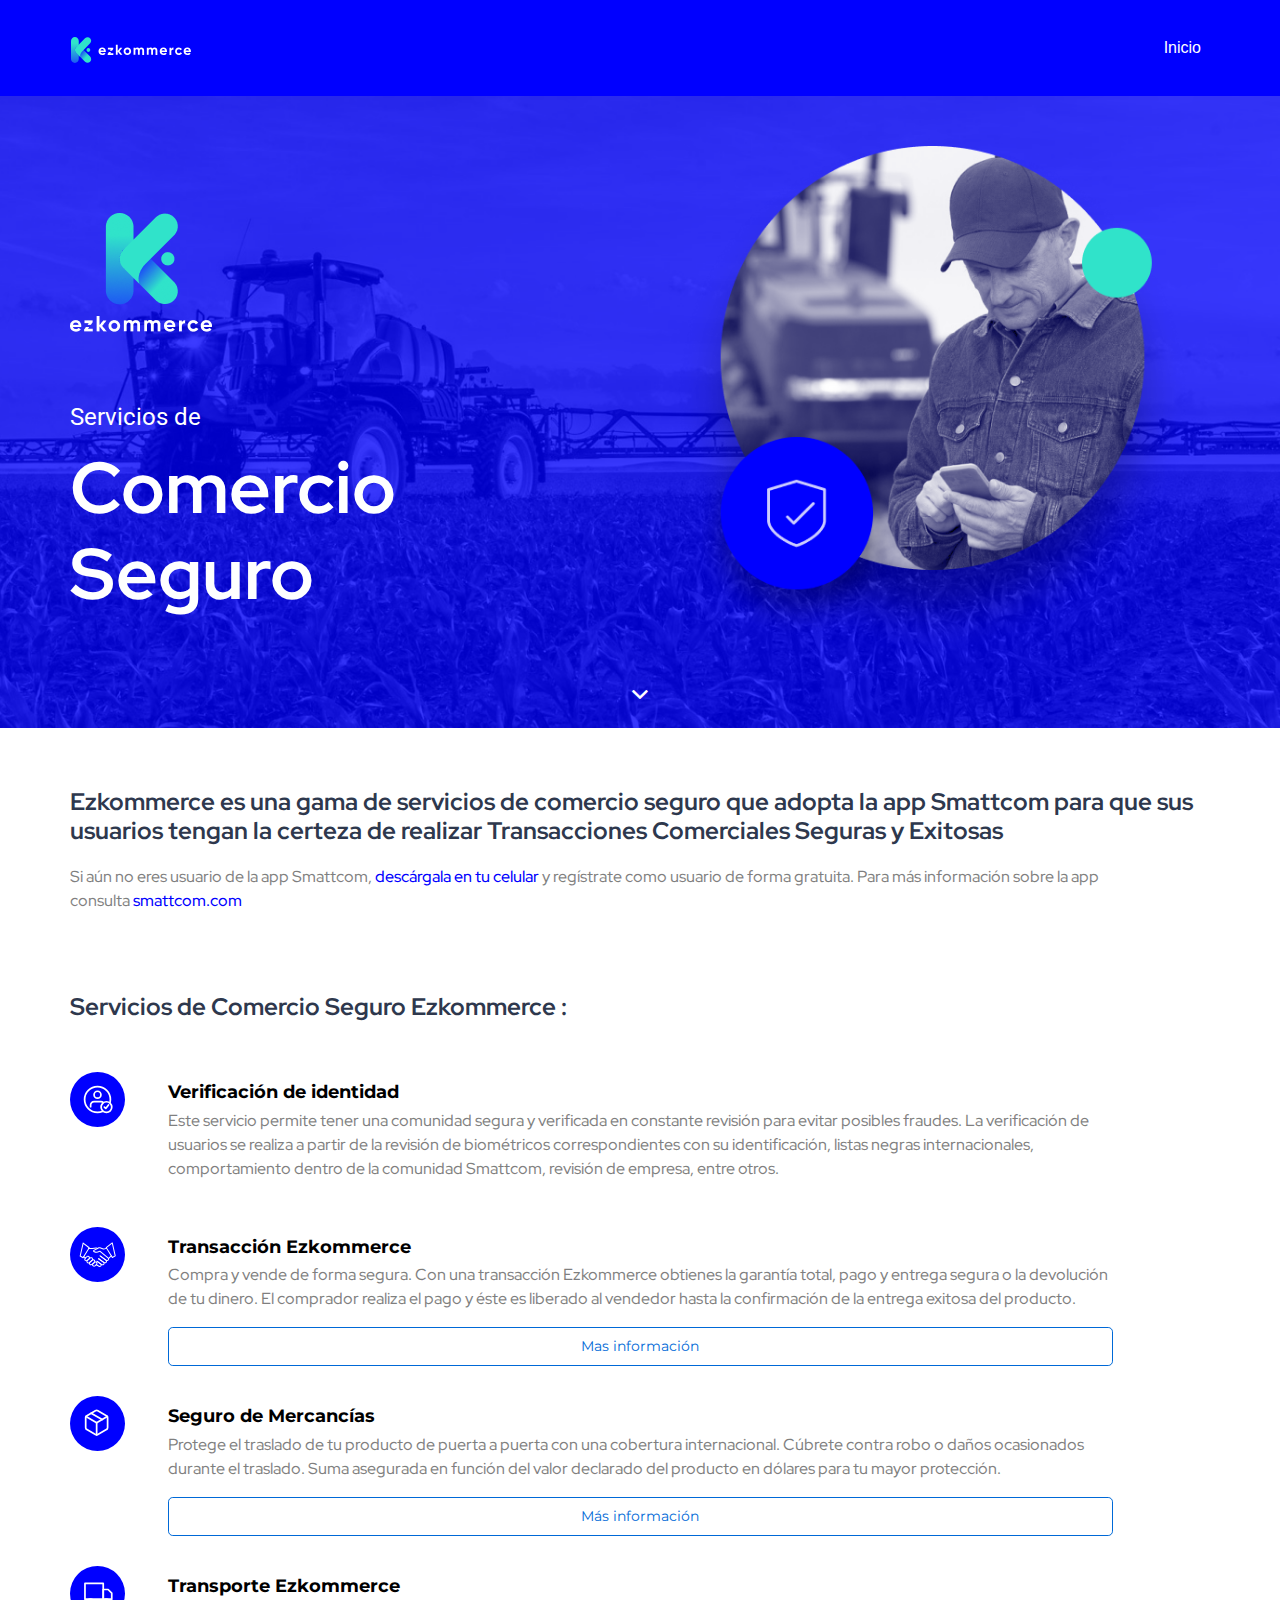
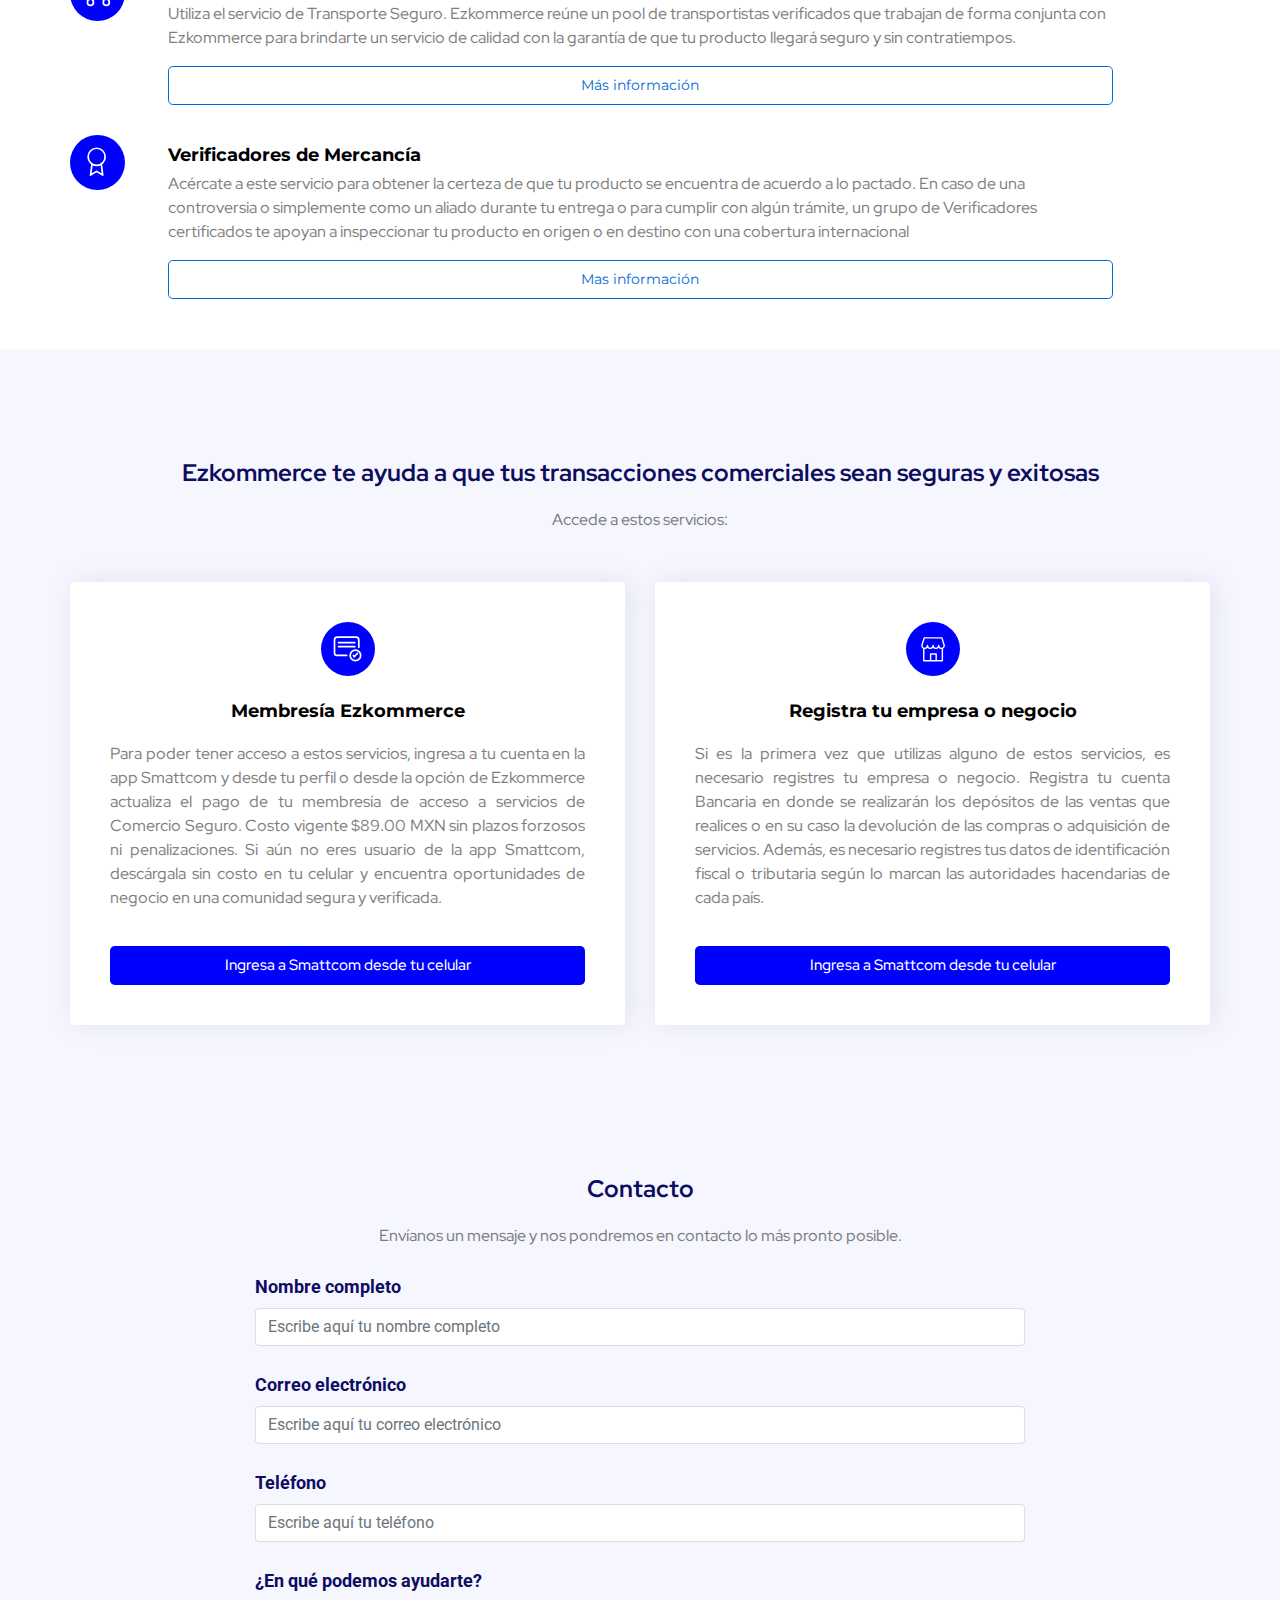
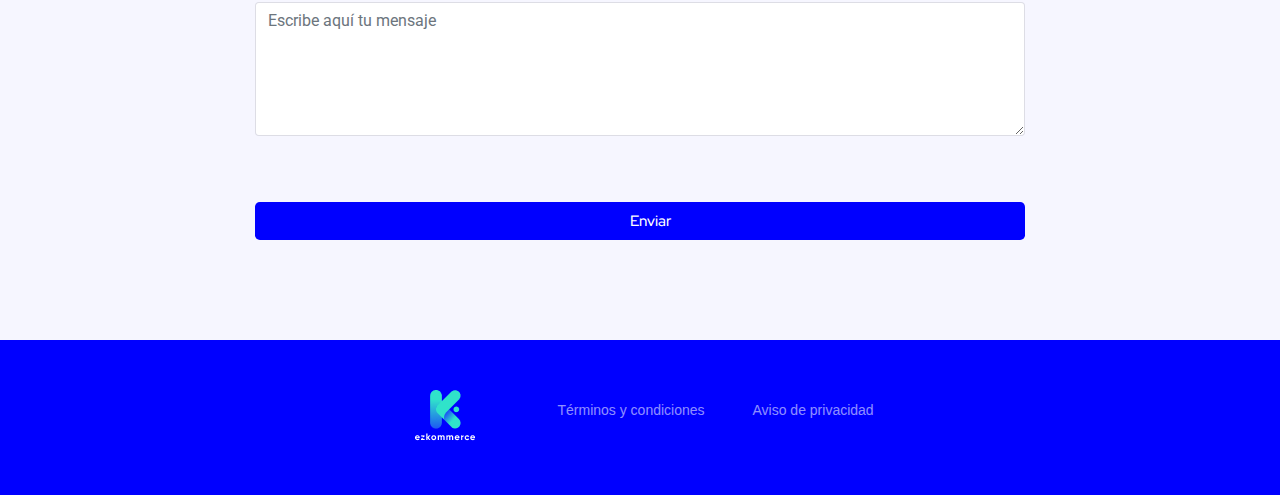
<file: index.html>
<!doctype html>
<html>
<head>
    <meta charset="utf-8">
    <meta name="keywords" content="">
    <meta name="description" content="">
    <meta name="viewport" content="width=device-width, initial-scale=1.0, viewport-fit=cover">
    <link rel="shortcut icon" type="image/png" href="favicon.png">
    
	<link rel="stylesheet" type="text/css" href="./css/bootstrap.min.css?7070">
	<link rel="stylesheet" type="text/css" href="style.css?3419">
	<link rel="stylesheet" type="text/css" href="./css/animate.min.css?6450">
	<link rel="stylesheet" type="text/css" href="./css/ionicons.min.css">
	<link rel="stylesheet" type="text/css" href="./css/font-awesome.min.css">
	<link rel="stylesheet" type="text/css" href="./css/feather.min.css">
	<link href='https://fonts.googleapis.com/css?family=Roboto:400,500,700&display=swap&subset=latin,latin-ext' rel='stylesheet' type='text/css'>
	<link href='https://fonts.googleapis.com/css?family=Red+Hat+Display:400,500,700&display=swap&subset=latin,latin-ext' rel='stylesheet' type='text/css'>
	<link href='https://fonts.googleapis.com/css?family=Montserrat:400,500,700,800&display=swap&subset=latin,latin-ext' rel='stylesheet' type='text/css'>
    <title>Home</title>


    
<!-- Analytics -->
 
<!-- Analytics END -->
    
</head>
<body>
<!-- Main container -->
<div class="page-container">
    
<!-- bloc-0 -->
<div class="bloc bgc-blue d-bloc " id="bloc-0">
	<div class="container bloc-sm">
		<div class="row">
			<div class="col">
				<nav class="navbar row navbar-expand-md navbar-dark" role="navigation">
					<a class="navbar-brand" href="index.html" data-active-page="active"><img src="img/Ezkommerce%20horizontal%20gtexto%20blanco.svg" alt="logo" /></a>
					<button id="nav-toggle" type="button" class="ml-auto ui-navbar-toggler navbar-toggler border-0 p-0" data-toggle="collapse" data-target=".navbar-22590" aria-expanded="false" aria-label="Toggle navigation">
						<span class="navbar-toggler-icon"></span>
					</button>
					<div class="collapse navbar-collapse navbar-22590">
						<ul class="site-navigation nav navbar-nav ml-auto">
							<li class="nav-item">
								<a href="index.html" data-active-page="active" class="nav-link">Inicio</a>
							</li>
						</ul>
					</div>
				</nav>
			</div>
		</div>
	</div>
</div>
<!-- bloc-0 END -->

<!-- scroll-progress -->
<div class="bloc l-bloc" id="scroll-progress">
	<div class="container ">
		<div class="row">
			<div class="col">
				<div><div class="page-scroll-progress-bar  hide-in-blocs-page-preview-snapshot" style="height: 8px; background-color: rgb(0, 0, 255); background-position: initial initial; background-repeat: initial initial;"></div>
				</div>
			</div>
		</div>
	</div>
</div>
<!-- scroll-progress END -->

<!-- header-home -->
<div class="bloc back-header-home l-bloc" id="header-home">
	<div class="container bloc-sm">
		<div class="row row-5-margin-top">
			<div class="col-lg-6 animated fadeInLeft padding-general" data-appear-anim-style="fadeInLeft">
				<img src="img/Logo%20Ezkommerce.png" class="img-fluid float-lg-none img-margin-bottom" />
				<p class="txt-24-white p-header-home-margin-top">
					Servicios de&nbsp;<br>
				</p>
				<h1 class="mg-md txt-72-white h1-header-home-margin-top">
					Comercio Seguro
				</h1>
			</div>
			<div class="col-lg-6">
				<img src="img/foto%20header%204.png" class="img-fluid mx-auto d-block img-style animDelay02 animated fadeIn" alt="Ezkommerce comercio seguro" data-appear-anim-style="fadeIn" />
			</div>
		</div>
		<div class="row row-header-home-margin-top">
			<div class="col bloc-margin-bottom">
				<div class="text-center container-div-header-home-margin-bottom">
					<span class="ion ion-chevron-down icon-sm animated wobble icon-white" data-appear-anim-style="wobble"></span>
				</div>
			</div>
		</div>
	</div>
</div>
<!-- header-home END -->

<!-- bloc-3 -->
<div class="bloc l-bloc" id="bloc-3">
	<div class="container bloc-md">
		<div class="row">
			<div class="col bloc-bloc-3-margin-bottom">
				<h1 class="mg-md txt-24">
					Ezkommerce es una gama de servicios de comercio seguro que adopta la app Smattcom para que sus usuarios tengan la certeza de realizar Transacciones Comerciales Seguras y Exitosas&nbsp;<br>
				</h1>
				<p class="txt-16 p-bloc-3-margin-bottom">
					Si aún no eres usuario de la app Smattcom,&nbsp;<a class="links" href="http://www.smattcom.com/descarga-smattcom" target="_blank">descárgala en tu celular</a>&nbsp;y regístrate como usuario de forma gratuita. Para más información sobre la app consulta&nbsp;<a class="links" href="https://smattcom.com/" target="_blank">smattcom.com</a>
				</p>
			</div>
		</div>
	</div>
</div>
<!-- bloc-3 END -->

<!-- bloc-4 -->
<div class="bloc l-bloc" id="bloc-4">
	<div class="container bloc-sm">
		<div class="row">
			<div class="col">
				<h1 class="mg-md h1-186-margin-bottom text-left txt-24 text-lg-left">
					Servicios de Comercio Seguro Ezkommerce :
				</h1>
				<div class="row row-bloc-277-margin-top">
					<div class="col-lg-1 col-md-2 col-sm-2 col-3">
						<img src="img/verificacion_identidad_icon_24px.svg" class="img-fluid img-bloc-277-style float-none" />
					</div>
					<div class="col-lg-10 col-md-10 col-sm-10 col-9">
						<h5 class="mg-md txt-titulo-categorias h5-margin-bottom txt24card text-lg-left">
							Verificación de identidad
						</h5>
						<p class="p-bloc-277-margin-top txt-16">
							Este servicio permite tener una comunidad segura y verificada en constante revisión para evitar posibles fraudes. La verificación de usuarios se realiza a partir de la revisión de biométricos correspondientes con su identificación, listas negras internacionales, comportamiento dentro de la comunidad Smattcom, revisión de empresa, entre otros.<br>
						</p>
					</div>
				</div>
				<div class="row">
					<div class="col-lg-1 col-md-2 col-sm-2 col-3">
						<img src="img/Icon%20trasaccion.svg" class="img-fluid img-bloc-277-style float-none" />
					</div>
					<div class="col-lg-10 col-md-10 col-sm-10 col-9">
						<h5 class="mg-md txt-titulo-categorias h5-margin-bottom">
							Transacción Ezkommerce
						</h5>
						<p class="p-bloc-277-margin-top txt-16">
							Compra y vende de forma segura. Con una transacción Ezkommerce obtienes la garantía total, pago y entrega segura o la devolución de tu dinero. El comprador realiza el pago y éste es liberado al vendedor hasta la confirmación de la entrega exitosa del producto. &nbsp;<br>
						</p><a href="https://transaccion.ezkommerce.com/" class="btn btn-d btn-lg btn-86-style btn-outline" target="_blank">Mas información</a>
					</div>
				</div>
				<div class="row row-bloc-277-margin-top">
					<div class="col-lg-1 col-md-2 col-sm-2 col-3">
						<img src="img/seguro_mercancias_icon_24px.svg" class="img-fluid img-bloc-277-style float-none" />
					</div>
					<div class="col-lg-10 col-md-10 col-sm-10 col-9">
						<h5 class="mg-md txt-titulo-categorias h5-margin-bottom">
							Seguro de Mercancías&nbsp;
						</h5>
						<p class="p-bloc-277-margin-top txt-16">
							Protege el traslado de tu producto de puerta a puerta con una cobertura internacional. Cúbrete contra robo o daños ocasionados durante el traslado. Suma asegurada en función del valor declarado del producto en dólares para tu mayor protección.<br>
						</p><a href="#" class="btn btn-d btn-lg btn-outline btn-87-style">Más información</a>
					</div>
				</div>
				<div class="row row-bloc-277-margin-top">
					<div class="col-lg-1 col-md-2 col-sm-2 col-3">
						<img src="img/transporte_terrestre_icon_24px.svg" class="img-fluid img-bloc-277-style float-none" />
					</div>
					<div class="col-lg-10 col-md-10 col-sm-10 col-9">
						<h5 class="mg-md txt-titulo-categorias h5-margin-bottom">
							Transporte Ezkommerce
						</h5>
						<p class="p-bloc-277-margin-top txt-16">
							Utiliza el servicio de Transporte Seguro. Ezkommerce reúne un pool de transportistas verificados que trabajan de forma conjunta con Ezkommerce para brindarte un servicio de calidad con la garantía de que tu producto llegará seguro y sin contratiempos.<br>
						</p><a href="#" class="btn btn-d btn-lg btn-outline btn-88-style">Más información</a>
					</div>
				</div>
				<div class="row row-bloc-277-margin-top">
					<div class="col-lg-1 col-md-2 col-sm-2 col-3">
						<img src="img/verificadores_icon_24px.svg" class="img-fluid img-bloc-277-style float-none" />
					</div>
					<div class="col-lg-10 col-md-10 col-sm-10 col-9">
						<h5 class="mg-md txt-titulo-categorias h5-margin-bottom">
							Verificadores de Mercancía
						</h5>
						<p class="p-bloc-277-margin-top txt-16">
							Acércate a este servicio para obtener la certeza de que tu producto se encuentra de acuerdo a lo pactado. En caso de una controversia o simplemente como un aliado durante tu entrega o para cumplir con algún trámite, un grupo de Verificadores certificados te apoyan a inspeccionar tu producto en origen o en destino con una cobertura internacional<br>
						</p><a href="#" class="btn btn-d btn-lg btn-outline btn-89-style">Mas información</a>
					</div>
				</div>
			</div>
		</div>
	</div>
</div>
<!-- bloc-4 END -->

<!-- bloc-5 -->
<div class="bloc bgc-alice-blue l-bloc" id="bloc-5">
	<div class="container bloc-lg">
		<div class="row">
			<div class="col">
				<h1 class="mg-md txt-24-bold text-lg-center h1-103-margin-bottom">
					Ezkommerce te ayuda a que tus transacciones comerciales sean seguras y exitosas
				</h1>
				<p class="text-lg-center txt-16 p-margin-bottom">
					Accede a estos servicios:
				</p>
				<div class="row">
					<div class="bloc-2316-margin-bottom col-lg-6">
						<div class="card shadow-cards padding-card-datos border-0">
							<div class="card-body">
								<img src="img/membresia_activa_icon_24px.svg" class="img-fluid mx-auto d-block img-226-style" />
								<h3 class="mg-md text-lg-center h3-140-margin-top text-md-center text-sm-center text-center txt-titulo-categorias">
									Membresía Ezkommerce<br>
								</h3>
								<p class="txt-16 text-justify">
									Para poder tener acceso a estos servicios, ingresa a tu cuenta en la app Smattcom y desde tu perfil o desde la opción de Ezkommerce actualiza el pago de tu membresía de acceso a servicios de Comercio Seguro. Costo vigente $89.00 MXN sin plazos forzosos ni penalizaciones. Si aún no eres usuario de la app Smattcom, descárgala sin costo en tu celular y encuentra oportunidades de negocio en una comunidad segura y verificada.<br>
								</p>
								<div class="text-center">
									<a href="http://www.smattcom.com/descarga-smattcom" class="btn btn-d btn-lg btn-primary btn-más-informaci´-style" target="_blank">Ingresa a Smattcom desde tu celular<br></a>
								</div>
							</div>
						</div>
					</div>
					<div class="bloc-2316-margin-bottom col-lg-6">
						<div class="card shadow-cards padding-card-datos border-0">
							<div class="card-body">
								<img src="img/alta_de_negocio_icon_24px.svg" class="img-fluid mx-auto d-block img-226-style" />
								<h3 class="mg-md text-lg-center h3-140-margin-top text-md-center text-sm-center text-center txt-titulo-categorias">
									Registra tu empresa o negocio<br>
								</h3>
								<p class="txt-16 text-justify p-bloc-5-margin-bottom">
									Si es la primera vez que utilizas alguno de estos servicios, es necesario registres tu empresa o negocio. Registra tu cuenta Bancaria en donde se realizarán los depósitos de las ventas que realices o en su caso la devolución de las compras o adquisición de servicios. Además, es necesario registres tus datos de identificación fiscal o tributaria según lo marcan las autoridades hacendarias de cada país.&nbsp;<br>
								</p>
								<div class="text-center">
									<a href="http://www.smattcom.com/descarga-smattcom" class="btn btn-d btn-lg btn-primary btn-más-informaci´-style" target="_blank">Ingresa a Smattcom desde tu celular<br></a>
								</div>
							</div>
						</div>
					</div>
				</div>
			</div>
		</div>
	</div>
</div>
<!-- bloc-5 END -->

<!-- seccion-contacto -->
<div class="bloc bgc-alice-blue l-bloc" id="seccion-contacto">
	<div class="container">
		<div class="row">
			<div class="col padding-form bloc-0-margin-bottom">
				<h1 class="mg-md text-lg-center text-md-center text-sm-center text-center txt-24-bold h1-margin-top">
					Contacto
				</h1>
				<p class="text-lg-center txt-16 text-center">
					Envíanos un mensaje y nos pondremos en contacto lo más pronto posible.
				</p>
				<div class="form-group container-div-style">
					<label class="txtform">
						Nombre completo<br>
					</label>
					<input class="form-control" placeholder="Escribe aquí tu nombre completo" required id="nombre-completo" />
				</div>
				<div class="form-group container-div-style">
					<label class="txtform">
						Correo electrónico<br>
					</label>
					<input class="form-control" placeholder="Escribe aquí tu correo electrónico" required id="correo-electronico" type="email" data-error-validation-msg="Not a valid email address" />
				</div>
				<div class="form-group container-div-style">
					<label class="txtform">
						Teléfono<br>
					</label>
					<input class="form-control" placeholder="Escribe aquí tu teléfono" required id="teléfono" />
				</div>
				<div class="form-group container-div-style">
					<label class="txtform">
						¿En qué podemos ayudarte?<br>
					</label>
					<div class="form-group">
						<textarea class="form-control" rows="5" cols="50" placeholder="Escribe aquí tu mensaje" id="mensaje"></textarea>
					</div>
				</div><a href="#" class="btn btn-d btn-lg btn-enviar-style btn-primary"><span class="feather-icon icon-arrow-right icon-spacer icon-blue"></span>Enviar</a>
			</div>
		</div>
	</div>
</div>
<!-- seccion-contacto END -->

<!-- footer -->
<div class="bloc bgc-blue d-bloc" id="footer">
	<div class="container bloc-md">
		<div class="row">
			<div class="col-12 col-lg-2 col-md-2 col-sm-2 offset-md-2 offset-sm-2 offset-lg-3">
				<img src="img/Ezkommerce%20footer.png" class="img-fluid img-3-style mx-auto d-block" alt="Ezkommerce" />
			</div>
			<div class="col-12 col-lg-2 col-md-3 col-sm-4">
				<div class="form-group text-lg-left container-div-margin-bottom">
					<label class="label-1-style text-lg-center">
						<a class="ltc-alice-blue" href="terminos-y-condiciones.html">Términos y condiciones</a><br>
					</label>
				</div>
			</div>
			<div class="col-12 col-lg-2 col-md-3 col-sm-2">
				<div class="form-group text-lg-left container-div-0-margin-top">
					<label class="label-1-style text-lg-center">
						<a class="ltc-alice-blue" href="aviso-de-privacidad.html" target="_blank">Aviso de privacidad</a><br>
					</label>
				</div>
			</div>
		</div>
	</div>
</div>
<!-- footer END -->

<!-- ScrollToTop Button -->
<a class="bloc-button btn btn-d scrollToTop" onclick="scrollToTarget('1',this)"><span class="fa fa-chevron-up"></span></a>
<!-- ScrollToTop Button END-->


</div>
<!-- Main container END -->
    

<!-- Additional JS -->
<script src="./js/jquery-3.3.1.min.js?2923"></script>
<script src="./js/bootstrap.bundle.min.js?8181"></script>
<script src="./js/blocs.min.js?9209"></script>
<script src="./js/page-scroll-progress.js?7014"></script>
<!-- Additional JS END -->



<!-- Preloader -->
<div id="page-loading-blocs-notifaction" class="page-preloader"></div>
<!-- Preloader END -->

</body>
</html>
</file>
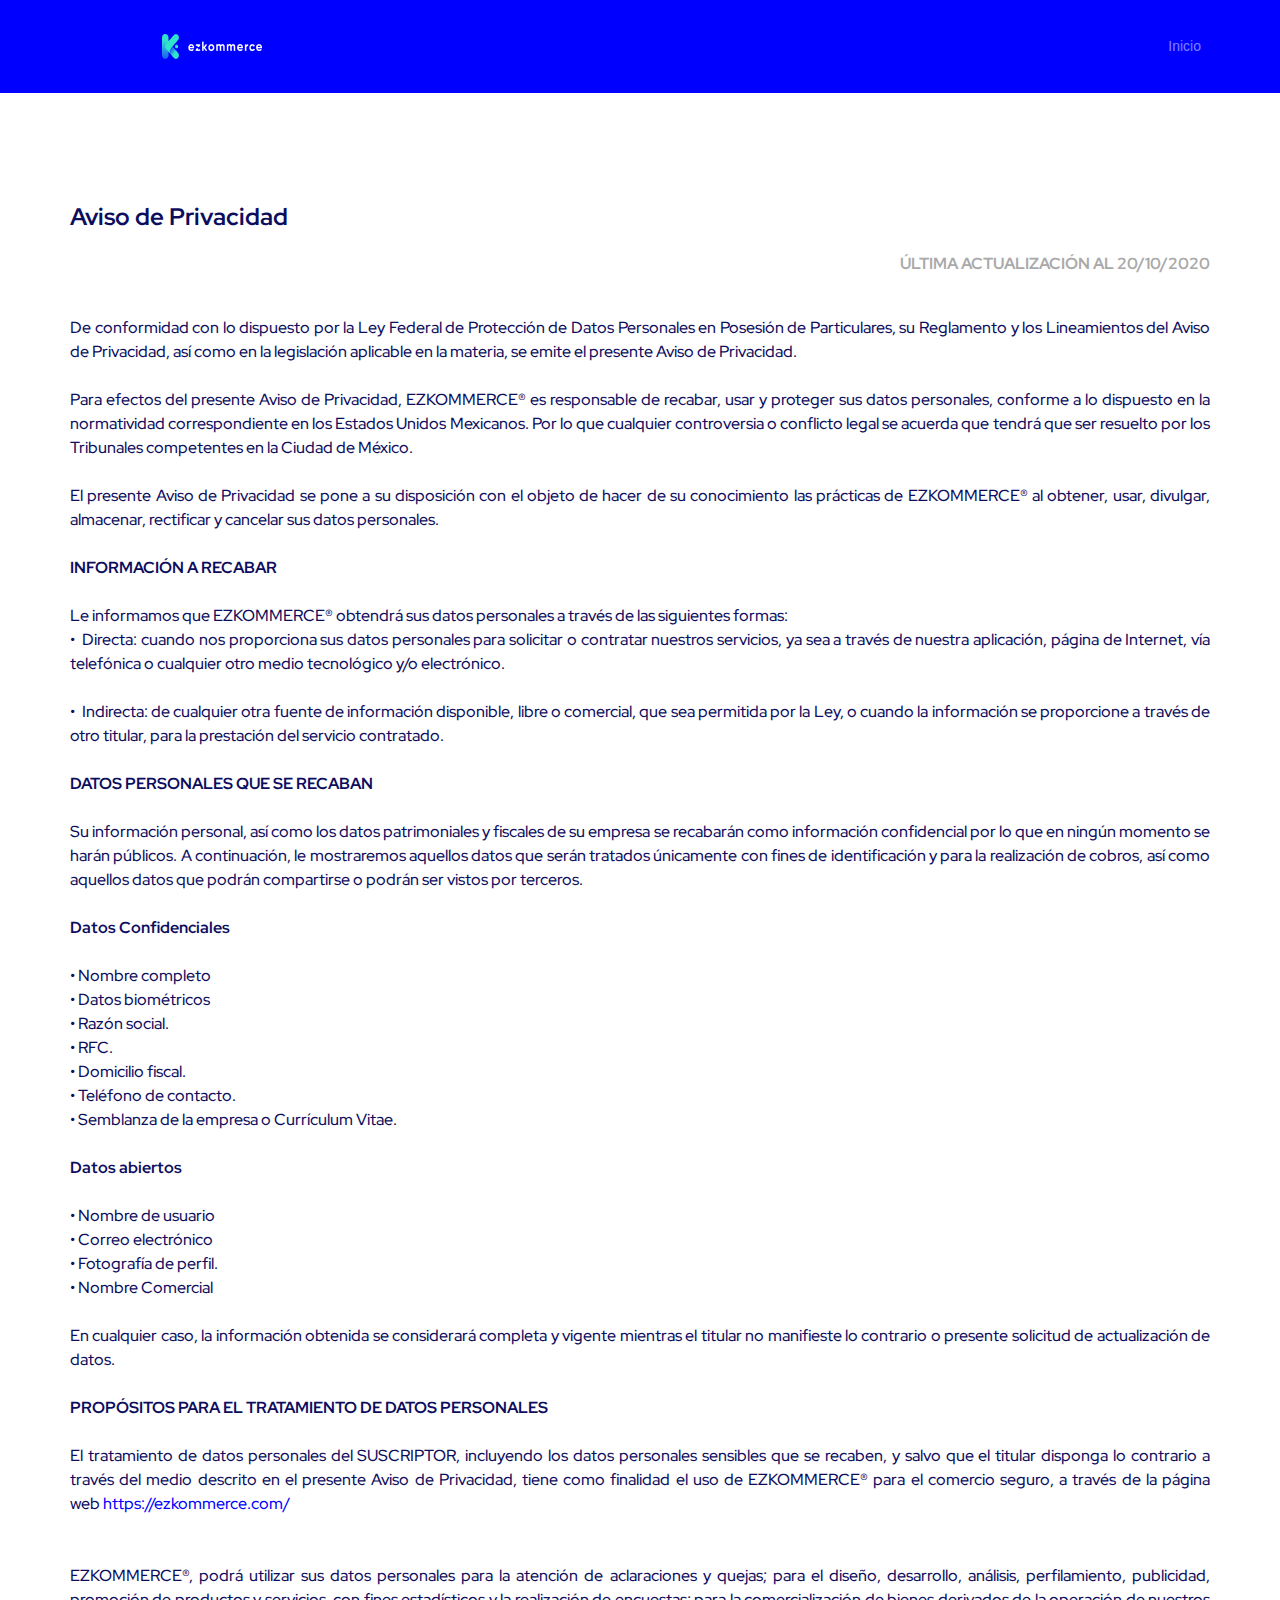
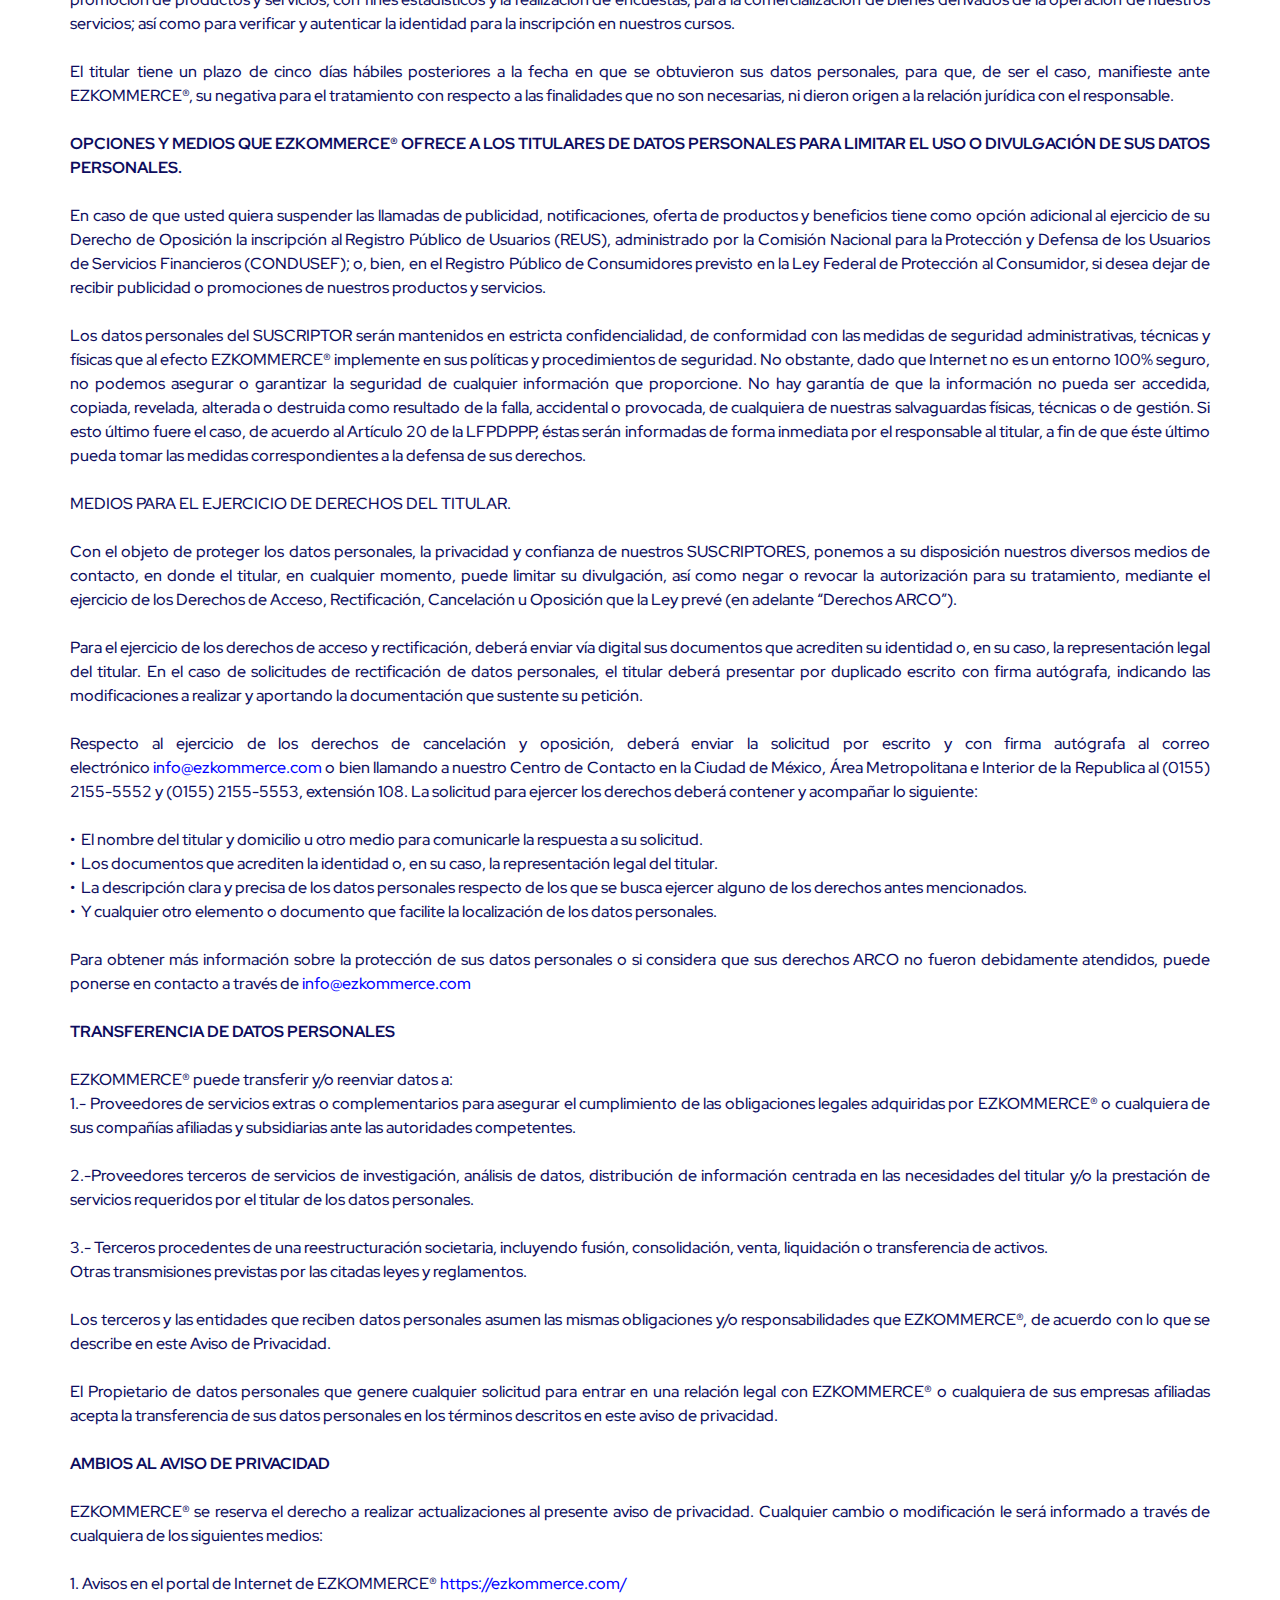
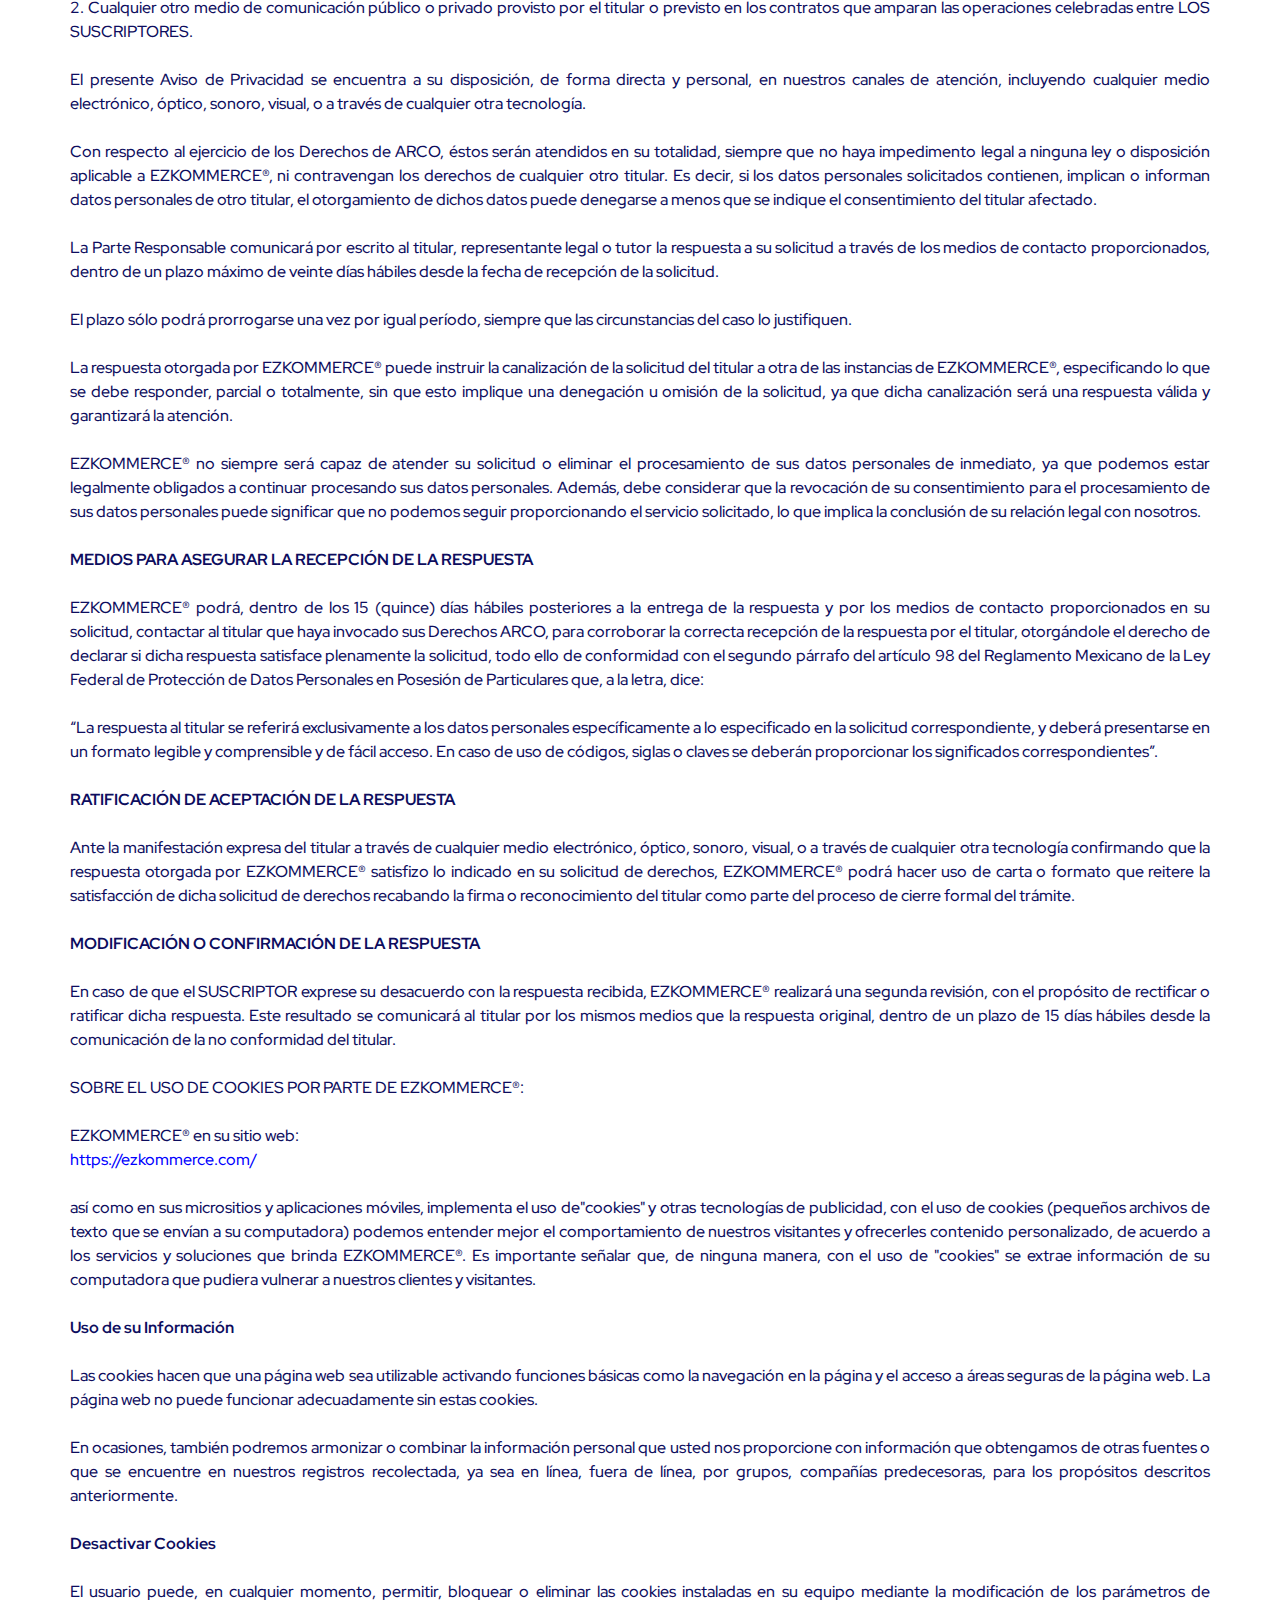
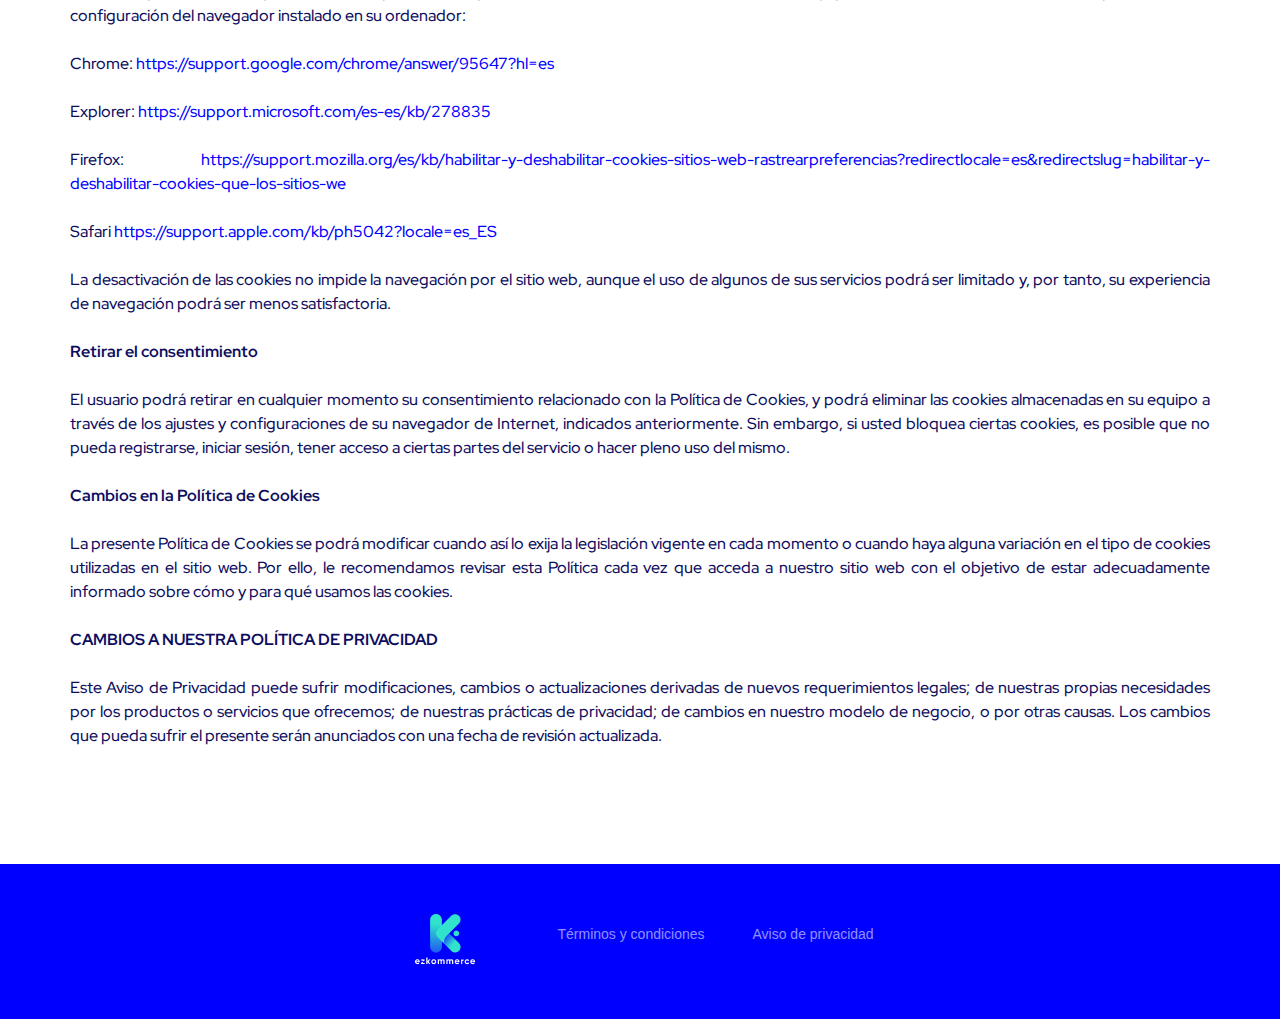
<file: aviso-de-privacidad.html>
<!doctype html>
<html>
<head>
    <meta charset="utf-8">
    <meta name="keywords" content="">
    <meta name="description" content="">
    <meta name="viewport" content="width=device-width, initial-scale=1.0, viewport-fit=cover">
    <link rel="shortcut icon" type="image/png" href="favicon.png">
    
	<link rel="stylesheet" type="text/css" href="./css/bootstrap.min.css?1988">
	<link rel="stylesheet" type="text/css" href="style.css?8857">
	<link rel="stylesheet" type="text/css" href="./css/animate.min.css?461">
	<link rel="stylesheet" type="text/css" href="./css/ionicons.min.css">
	<link rel="stylesheet" type="text/css" href="./css/font-awesome.min.css">
	<link rel="stylesheet" type="text/css" href="./css/feather.min.css">
	<link href='https://fonts.googleapis.com/css?family=Roboto:400,500,700&display=swap&subset=latin,latin-ext' rel='stylesheet' type='text/css'>
	<link href='https://fonts.googleapis.com/css?family=Red+Hat+Display:400,500,700&display=swap&subset=latin,latin-ext' rel='stylesheet' type='text/css'>
	<link href='https://fonts.googleapis.com/css?family=Montserrat:400,500,700,800&display=swap&subset=latin,latin-ext' rel='stylesheet' type='text/css'>
    <title>Aviso de privacidad</title>


    
<!-- Analytics -->
 
<!-- Analytics END -->
    
</head>
<body>
<!-- Main container -->
<div class="page-container">
    
<!-- bloc-11 -->
<div class="bloc bgc-blue d-bloc" id="bloc-11">
	<div class="container bloc-sm">
		<div class="row">
			<div class="col">
				<nav class="navbar row navbar-expand-md navbar-dark" role="navigation">
					<a class="navbar-brand" href="index.html"></a><a href="index.html"><img class="img-fluid logo g img-margin-left" src="img/logo%20Ezkommerce_navbar.png" /></a>
					<button id="nav-toggle" type="button" class="ml-auto ui-navbar-toggler navbar-toggler border-0 p-0" data-toggle="collapse" data-target=".navbar-31904" aria-expanded="false" aria-label="Toggle navigation">
						<span class="navbar-toggler-icon"></span>
					</button>
					<div class="collapse navbar-collapse navbar-31904">
						<ul class="site-navigation nav navbar-nav ml-auto listanav">
							<li class="nav-item">
								<a href="index.html" class="nav-link a-btn">Inicio</a>
							</li>
						</ul>
					</div>
				</nav>
			</div>
		</div>
	</div>
</div>
<!-- bloc-11 END -->

<!-- bloc-12 -->
<div class="bloc l-bloc" id="bloc-12">
	<div class="container bloc-lg">
		<div class="row">
			<div class="col">
				<h1 class="mg-md txt-24-bold">
					Aviso de Privacidad
				</h1>
				<p class="txt-p-gris text-lg-right p-356-margin-bottom">
					<strong>ÚLTIMA ACTUALIZACIÓN AL 20/10/2020</strong><br>
				</p>
				<p class="text-justify txt-p-ble">
					De conformidad con lo dispuesto por la Ley Federal de Protección de Datos Personales en Posesión de Particulares, su Reglamento y los Lineamientos del Aviso de Privacidad, así como en la legislación aplicable en la materia, se emite el presente Aviso de Privacidad.<br><br>Para efectos del presente Aviso de Privacidad, EZKOMMERCE® es responsable de recabar, usar y proteger sus datos personales, conforme a lo dispuesto en la normatividad correspondiente en los Estados Unidos Mexicanos. Por lo que cualquier controversia o conflicto legal se acuerda que tendrá que ser resuelto por los Tribunales competentes en la Ciudad de México.<br><br>El presente Aviso de Privacidad se pone a su disposición con el objeto de hacer de su conocimiento las prácticas de EZKOMMERCE® al obtener, usar, divulgar, almacenar, rectificar y cancelar sus datos personales.<br><br><strong>INFORMACIÓN A RECABAR</strong><br><br>Le informamos que EZKOMMERCE® obtendrá sus datos personales a través de las siguientes formas:<br>• &nbsp;Directa: cuando nos proporciona sus datos personales para solicitar o contratar nuestros servicios, ya sea a través de nuestra aplicación, página de Internet, vía telefónica o cualquier otro medio tecnológico y/o electrónico.<br><br>• &nbsp;Indirecta: de cualquier otra fuente de información disponible, libre o comercial, que sea permitida por la Ley, o cuando la información se proporcione a través de otro titular, para la prestación del servicio contratado.<br><br><strong>DATOS PERSONALES QUE SE RECABAN</strong><br><br>Su información personal, así como los datos patrimoniales y fiscales de su empresa se recabarán como información confidencial por lo que en ningún momento se harán públicos. A continuación, le mostraremos aquellos datos que serán tratados únicamente con fines de identificación y para la realización de cobros, así como aquellos datos que podrán compartirse o podrán ser vistos por terceros.<br><br><strong>Datos Confidenciales</strong><br><br>• Nombre completo<br>• Datos biométricos<br>• Razón social.<br>• RFC.<br>• Domicilio fiscal.<br>• Teléfono de contacto.<br>• Semblanza de la empresa o Currículum Vitae.<br><br><strong>Datos abiertos<br></strong><br>• Nombre de usuario<br>• Correo electrónico<br>• Fotografía de perfil.<br>• Nombre Comercial<br><br>En cualquier caso, la información obtenida se considerará completa y vigente mientras el titular no manifieste lo contrario o presente solicitud de actualización de datos.<br><br><strong>PROPÓSITOS PARA EL TRATAMIENTO DE DATOS PERSONALES</strong><br><br>El tratamiento de datos personales del SUSCRIPTOR, incluyendo los datos personales sensibles que se recaben, y salvo que el titular disponga lo contrario a través del medio descrito en el presente Aviso de Privacidad, tiene como finalidad el uso de EZKOMMERCE® para el comercio seguro, a través de la página web&nbsp;<a class="link" href="PROPÓSITOS PARA EL TRATAMIENTO DE DATOS PERSONALES  El tratamiento de datos personales del SUSCRIPTOR, incluyendo los datos personales sensibles que se recaben, y salvo que el titular disponga lo contrario a través del medio descrito en el presente Aviso de Privacidad, tiene como finalidad el uso de EZKOMMERCE® para el comercio seguro, a través de la página web https://ezkommerce.com/ " target="_blank">https://ezkommerce.com/</a><br><br><br>EZKOMMERCE®, podrá utilizar sus datos personales para la atención de aclaraciones y quejas; para el diseño, desarrollo, análisis, perfilamiento, publicidad, promoción de productos y servicios, con fines estadísticos y la realización de encuestas; para la comercialización de bienes derivados de la operación de nuestros servicios; así como para verificar y autenticar la identidad para la inscripción en nuestros cursos.<br><br>El titular tiene un plazo de cinco días hábiles posteriores a la fecha en que se obtuvieron sus datos personales, para que, de ser el caso, manifieste ante EZKOMMERCE®, su negativa para el tratamiento con respecto a las finalidades que no son necesarias, ni dieron origen a la relación jurídica con el responsable.<br><br><strong>OPCIONES Y MEDIOS QUE EZKOMMERCE® OFRECE A LOS TITULARES DE DATOS PERSONALES PARA LIMITAR EL USO O DIVULGACIÓN DE SUS DATOS PERSONALES.</strong><br><br>En caso de que usted quiera suspender las llamadas de publicidad, notificaciones, oferta de productos y beneficios tiene como opción adicional al ejercicio de su Derecho de Oposición la inscripción al Registro Público de Usuarios (REUS), administrado por la Comisión Nacional para la Protección y Defensa de los Usuarios de Servicios Financieros (CONDUSEF); o, bien, en el Registro Público de Consumidores previsto en la Ley Federal de Protección al Consumidor, si desea dejar de recibir publicidad o promociones de nuestros productos y servicios.<br><br>Los datos personales del SUSCRIPTOR serán mantenidos en estricta confidencialidad, de conformidad con las medidas de seguridad administrativas, técnicas y físicas que al efecto EZKOMMERCE® implemente en sus políticas y procedimientos de seguridad. No obstante, dado que Internet no es un entorno 100% seguro, no podemos asegurar o garantizar la seguridad de cualquier información que proporcione. No hay garantía de que la información no pueda ser accedida, copiada, revelada, alterada o destruida como resultado de la falla, accidental o provocada, de cualquiera de nuestras salvaguardas físicas, técnicas o de gestión. Si esto último fuere el caso, de acuerdo al Artículo 20 de la LFPDPPP, éstas serán informadas de forma inmediata por el responsable al titular, a fin de que éste último pueda tomar las medidas correspondientes a la defensa de sus derechos.<br><br>MEDIOS PARA EL EJERCICIO DE DERECHOS DEL TITULAR.<br><br>Con el objeto de proteger los datos personales, la privacidad y confianza de nuestros SUSCRIPTORES, ponemos a su disposición nuestros diversos medios de contacto, en donde el titular, en cualquier momento, puede limitar su divulgación, así como negar o revocar la autorización para su tratamiento, mediante el ejercicio de los Derechos de Acceso, Rectificación, Cancelación u Oposición que la Ley prevé (en adelante “Derechos ARCO”).<br><br>Para el ejercicio de los derechos de acceso y rectificación, deberá enviar vía digital sus documentos que acrediten su identidad o, en su caso, la representación legal del titular. En el caso de solicitudes de rectificación de datos personales, el titular deberá presentar por duplicado escrito con firma autógrafa, indicando las modificaciones a realizar y aportando la documentación que sustente su petición.<br><br>Respecto al ejercicio de los derechos de cancelación y oposición, deberá enviar la solicitud por escrito y con firma autógrafa al correo electrónico&nbsp;<a class="link" href="mailto:info@ezkommerce.com">info@ezkommerce.com</a>&nbsp;o bien llamando a nuestro Centro de Contacto en la Ciudad de México, Área Metropolitana e Interior de la Republica al (0155) 2155-5552 y (0155) 2155-5553, extensión 108. La solicitud para ejercer los derechos deberá contener y acompañar lo siguiente:<br><br>• &nbsp;El nombre del titular y domicilio u otro medio para comunicarle la respuesta a su solicitud.<br>• &nbsp;Los documentos que acrediten la identidad o, en su caso, la representación legal del titular.<br>• &nbsp;La descripción clara y precisa de los datos personales respecto de los que se busca ejercer alguno de los derechos antes mencionados.<br>• &nbsp;Y cualquier otro elemento o documento que facilite la localización de los datos personales.<br><br>Para obtener más información sobre la protección de sus datos personales o si considera que sus derechos ARCO no fueron debidamente atendidos, puede ponerse en contacto a través de&nbsp;<a class="link" href="mailto:info@ezkommerce.com">info@ezkommerce.com<br></a><br><strong>TRANSFERENCIA DE DATOS PERSONALES<br></strong><br>EZKOMMERCE® puede transferir y/o reenviar datos a:<br>1.- Proveedores de servicios extras o complementarios para asegurar el cumplimiento de las obligaciones legales adquiridas por EZKOMMERCE® o cualquiera de sus compañías afiliadas y subsidiarias ante las autoridades competentes.<br><br>2.-Proveedores terceros de servicios de investigación, análisis de datos, distribución de información centrada en las necesidades del titular y/o la prestación de servicios requeridos por el titular de los datos personales.<br><br>3.- Terceros procedentes de una reestructuración societaria, incluyendo fusión, consolidación, venta, liquidación o transferencia de activos.<br>Otras transmisiones previstas por las citadas leyes y reglamentos.<br><br>Los terceros y las entidades que reciben datos personales asumen las mismas obligaciones y/o responsabilidades que EZKOMMERCE®, de acuerdo con lo que se describe en este Aviso de Privacidad.<br><br>El Propietario de datos personales que genere cualquier solicitud para entrar en una relación legal con EZKOMMERCE® o cualquiera de sus empresas afiliadas acepta la transferencia de sus datos personales en los términos descritos en este aviso de privacidad.<br><br><strong>AMBIOS AL AVISO DE PRIVACIDAD</strong><br><br>EZKOMMERCE® se reserva el derecho a realizar actualizaciones al presente aviso de privacidad. Cualquier cambio o modificación le será informado a través de cualquiera de los siguientes medios:<br><br>1. Avisos en el portal de Internet de EZKOMMERCE®&nbsp;<a class="https:ezkommercecom link" href="https://ezkommerce.com/" target="_blank">https://ezkommerce.com/</a><br>2. Cualquier otro medio de comunicación público o privado provisto por el titular o previsto en los contratos que amparan las operaciones celebradas entre LOS SUSCRIPTORES.<br><br>El presente Aviso de Privacidad se encuentra a su disposición, de forma directa y personal, en nuestros canales de atención, incluyendo cualquier medio electrónico, óptico, sonoro, visual, o a través de cualquier otra tecnología.<br><br>Con respecto al ejercicio de los Derechos de ARCO, éstos serán atendidos en su totalidad, siempre que no haya impedimento legal a ninguna ley o disposición aplicable a EZKOMMERCE®, ni contravengan los derechos de cualquier otro titular. Es decir, si los datos personales solicitados contienen, implican o informan datos personales de otro titular, el otorgamiento de dichos datos puede denegarse a menos que se indique el consentimiento del titular afectado.<br><br>La Parte Responsable comunicará por escrito al titular, representante legal o tutor la respuesta a su solicitud a través de los medios de contacto proporcionados, dentro de un plazo máximo de veinte días hábiles desde la fecha de recepción de la solicitud.<br><br>El plazo sólo podrá prorrogarse una vez por igual período, siempre que las circunstancias del caso lo justifiquen.<br><br>La respuesta otorgada por EZKOMMERCE® puede instruir la canalización de la solicitud del titular a otra de las instancias de EZKOMMERCE®, especificando lo que se debe responder, parcial o totalmente, sin que esto implique una denegación u omisión de la solicitud, ya que dicha canalización será una respuesta válida y garantizará la atención.<br><br>EZKOMMERCE® no siempre será capaz de atender su solicitud o eliminar el procesamiento de sus datos personales de inmediato, ya que podemos estar legalmente obligados a continuar procesando sus datos personales. Además, debe considerar que la revocación de su consentimiento para el procesamiento de sus datos personales puede significar que no podemos seguir proporcionando el servicio solicitado, lo que implica la conclusión de su relación legal con nosotros.<br><br><strong>MEDIOS PARA ASEGURAR LA RECEPCIÓN DE LA RESPUESTA</strong><br><br>EZKOMMERCE® podrá, dentro de los 15 (quince) días hábiles posteriores a la entrega de la respuesta y por los medios de contacto proporcionados en su solicitud, contactar al titular que haya invocado sus Derechos ARCO, para corroborar la correcta recepción de la respuesta por el titular, otorgándole el derecho de declarar si dicha respuesta satisface plenamente la solicitud, todo ello de conformidad con el segundo párrafo del artículo 98 del Reglamento Mexicano de la Ley Federal de Protección de Datos Personales en Posesión de Particulares que, a la letra, dice:<br><br>“La respuesta al titular se referirá exclusivamente a los datos personales específicamente a lo especificado en la solicitud correspondiente, y deberá presentarse en un formato legible y comprensible y de fácil acceso. En caso de uso de códigos, siglas o claves se deberán proporcionar los significados correspondientes”.<br><br><strong>RATIFICACIÓN DE ACEPTACIÓN DE LA RESPUESTA</strong><br><br>Ante la manifestación expresa del titular a través de cualquier medio electrónico, óptico, sonoro, visual, o a través de cualquier otra tecnología confirmando que la respuesta otorgada por EZKOMMERCE® satisfizo lo indicado en su solicitud de derechos, EZKOMMERCE® podrá hacer uso de carta o formato que reitere la satisfacción de dicha solicitud de derechos recabando la firma o reconocimiento del titular como parte del proceso de cierre formal del trámite.<br><br><strong>MODIFICACIÓN O CONFIRMACIÓN DE LA RESPUESTA</strong><br><br>En caso de que el SUSCRIPTOR exprese su desacuerdo con la respuesta recibida, EZKOMMERCE® realizará una segunda revisión, con el propósito de rectificar o ratificar dicha respuesta. Este resultado se comunicará al titular por los mismos medios que la respuesta original, dentro de un plazo de 15 días hábiles desde la comunicación de la no conformidad del titular.<br><br>SOBRE EL USO DE COOKIES POR PARTE DE EZKOMMERCE®:<br><br>EZKOMMERCE® en su sitio web:<br><a class="link" href="https://ezkommerce.com/" target="_blank">https://ezkommerce.com/</a><br><br>así como en sus micrositios y aplicaciones móviles, implementa el uso de"cookies" y otras tecnologías de publicidad, con el uso de cookies (pequeños archivos de texto que se envían a su computadora) podemos entender mejor el comportamiento de nuestros visitantes y ofrecerles contenido personalizado, de acuerdo a los servicios y soluciones que brinda EZKOMMERCE®. Es importante señalar que, de ninguna manera, con el uso de "cookies" se extrae información de su computadora que pudiera vulnerar a nuestros clientes y visitantes.&nbsp;<br><br><strong>Uso de su Información</strong><br><br>Las cookies hacen que una página web sea utilizable activando funciones básicas como la navegación en la página y el acceso a áreas seguras de la página web. La página web no puede funcionar adecuadamente sin estas cookies.<br><br>En ocasiones, también podremos armonizar o combinar la información personal que usted nos proporcione con información que obtengamos de otras fuentes o que se encuentre en nuestros registros recolectada, ya sea en línea, fuera de línea, por grupos, compañías predecesoras, para los propósitos descritos anteriormente.<br><br><strong>Desactivar Cookies</strong><br><br>El usuario puede, en cualquier momento, permitir, bloquear o eliminar las cookies instaladas en su equipo mediante la modificación de los parámetros de configuración del navegador instalado en su ordenador:<br><br>Chrome:&nbsp;<a class="link" href="https://support.google.com/chrome/answer/95647?hl=es" target="_blank">https://support.google.com/chrome/answer/95647?hl=es</a><br><br>Explorer:&nbsp;<a class="link" href="https://support.microsoft.com/es-es/kb/278835" target="_blank">https://support.microsoft.com/es-es/kb/278835</a><br><br>Firefox:&nbsp;<a class="link" href="https://support.mozilla.org/es/kb/habilitar-y-deshabilitar-cookies-sitios-web-rastrearpreferencias?redirectlocale=es&amp;redirectslug=habilitar-y-deshabilitar-cookies-que-los-sitios-we" target="_blank">https://support.mozilla.org/es/kb/habilitar-y-deshabilitar-cookies-sitios-web-rastrearpreferencias?redirectlocale=es&amp;redirectslug=habilitar-y-deshabilitar-cookies-que-los-sitios-we</a><br><br>Safari&nbsp;<a class="link" href="https://support.apple.com/kb/ph5042?locale=es_ES" target="_blank">https://support.apple.com/kb/ph5042?locale=es_ES<br></a><br>La desactivación de las cookies no impide la navegación por el sitio web, aunque el uso de algunos de sus servicios podrá ser limitado y, por tanto, su experiencia de navegación podrá ser menos satisfactoria.<br><br><strong>Retirar el consentimiento</strong><br><br>El usuario podrá retirar en cualquier momento su consentimiento relacionado con la Política de Cookies, y podrá eliminar las cookies almacenadas en su equipo a través de los ajustes y configuraciones de su navegador de Internet, indicados anteriormente. Sin embargo, si usted bloquea ciertas cookies, es posible que no pueda registrarse, iniciar sesión, tener acceso a ciertas partes del servicio o hacer pleno uso del mismo.<br><br><strong>Cambios en la Política de Cookies</strong><br><br>La presente Política de Cookies se podrá modificar cuando así lo exija la legislación vigente en cada momento o cuando haya alguna variación en el tipo de cookies utilizadas en el sitio web. Por ello, le recomendamos revisar esta Política cada vez que acceda a nuestro sitio web con el objetivo de estar adecuadamente informado sobre cómo y para qué usamos las cookies.<br><br><strong>CAMBIOS A NUESTRA POLÍTICA DE PRIVACIDAD</strong><br><br>Este Aviso de Privacidad puede sufrir modificaciones, cambios o actualizaciones derivadas de nuevos requerimientos legales; de nuestras propias necesidades por los productos o servicios que ofrecemos; de nuestras prácticas de privacidad; de cambios en nuestro modelo de negocio, o por otras causas. Los cambios que pueda sufrir el presente serán anunciados con una fecha de revisión actualizada.<br>
				</p>
			</div>
		</div>
	</div>
</div>
<!-- bloc-12 END -->

<!-- bloc-13 -->
<div class="bloc bgc-blue-2 d-bloc" id="bloc-13">
	<div class="container bloc-md">
		<div class="row">
			<div class="col-12 col-lg-2 col-md-2 col-sm-2 offset-md-2 offset-sm-2 offset-lg-3">
				<img src="img/Ezkommerce%20footer.png" class="img-fluid img-3-style mx-auto d-block" alt="Ezkommerce" />
			</div>
			<div class="col-12 col-lg-2 col-md-3 col-sm-4">
				<div class="form-group text-lg-left container-div-margin-bottom">
					<label class="label-1-style text-lg-center">
						<a class="ltc-alice-blue" href="terminos-y-condiciones.html">Términos y condiciones</a><br>
					</label>
				</div>
			</div>
			<div class="col-12 col-lg-2 col-md-3 col-sm-2">
				<div class="form-group text-lg-left container-div-0-margin-top">
					<label class="label-1-style text-lg-center">
						<a class="ltc-alice-blue-2 link-0-style" href="aviso-de-privacidad.html" data-active-page="active" target="_blank">Aviso de privacidad</a><br>
					</label>
				</div>
			</div>
		</div>
	</div>
</div>
<!-- bloc-13 END -->

<!-- ScrollToTop Button -->
<a class="bloc-button btn btn-d scrollToTop" onclick="scrollToTarget('1',this)"><span class="fa fa-chevron-up"></span></a>
<!-- ScrollToTop Button END-->


</div>
<!-- Main container END -->
    

<script src="./js/jquery-3.3.1.min.js?2923"></script>
<script src="./js/bootstrap.bundle.min.js?8181"></script>
<script src="./js/blocs.min.js?9209"></script>
<!-- Additional JS END -->



<!-- Preloader -->
<div id="page-loading-blocs-notifaction" class="page-preloader"></div>
<!-- Preloader END -->

</body>
</html>
</file>
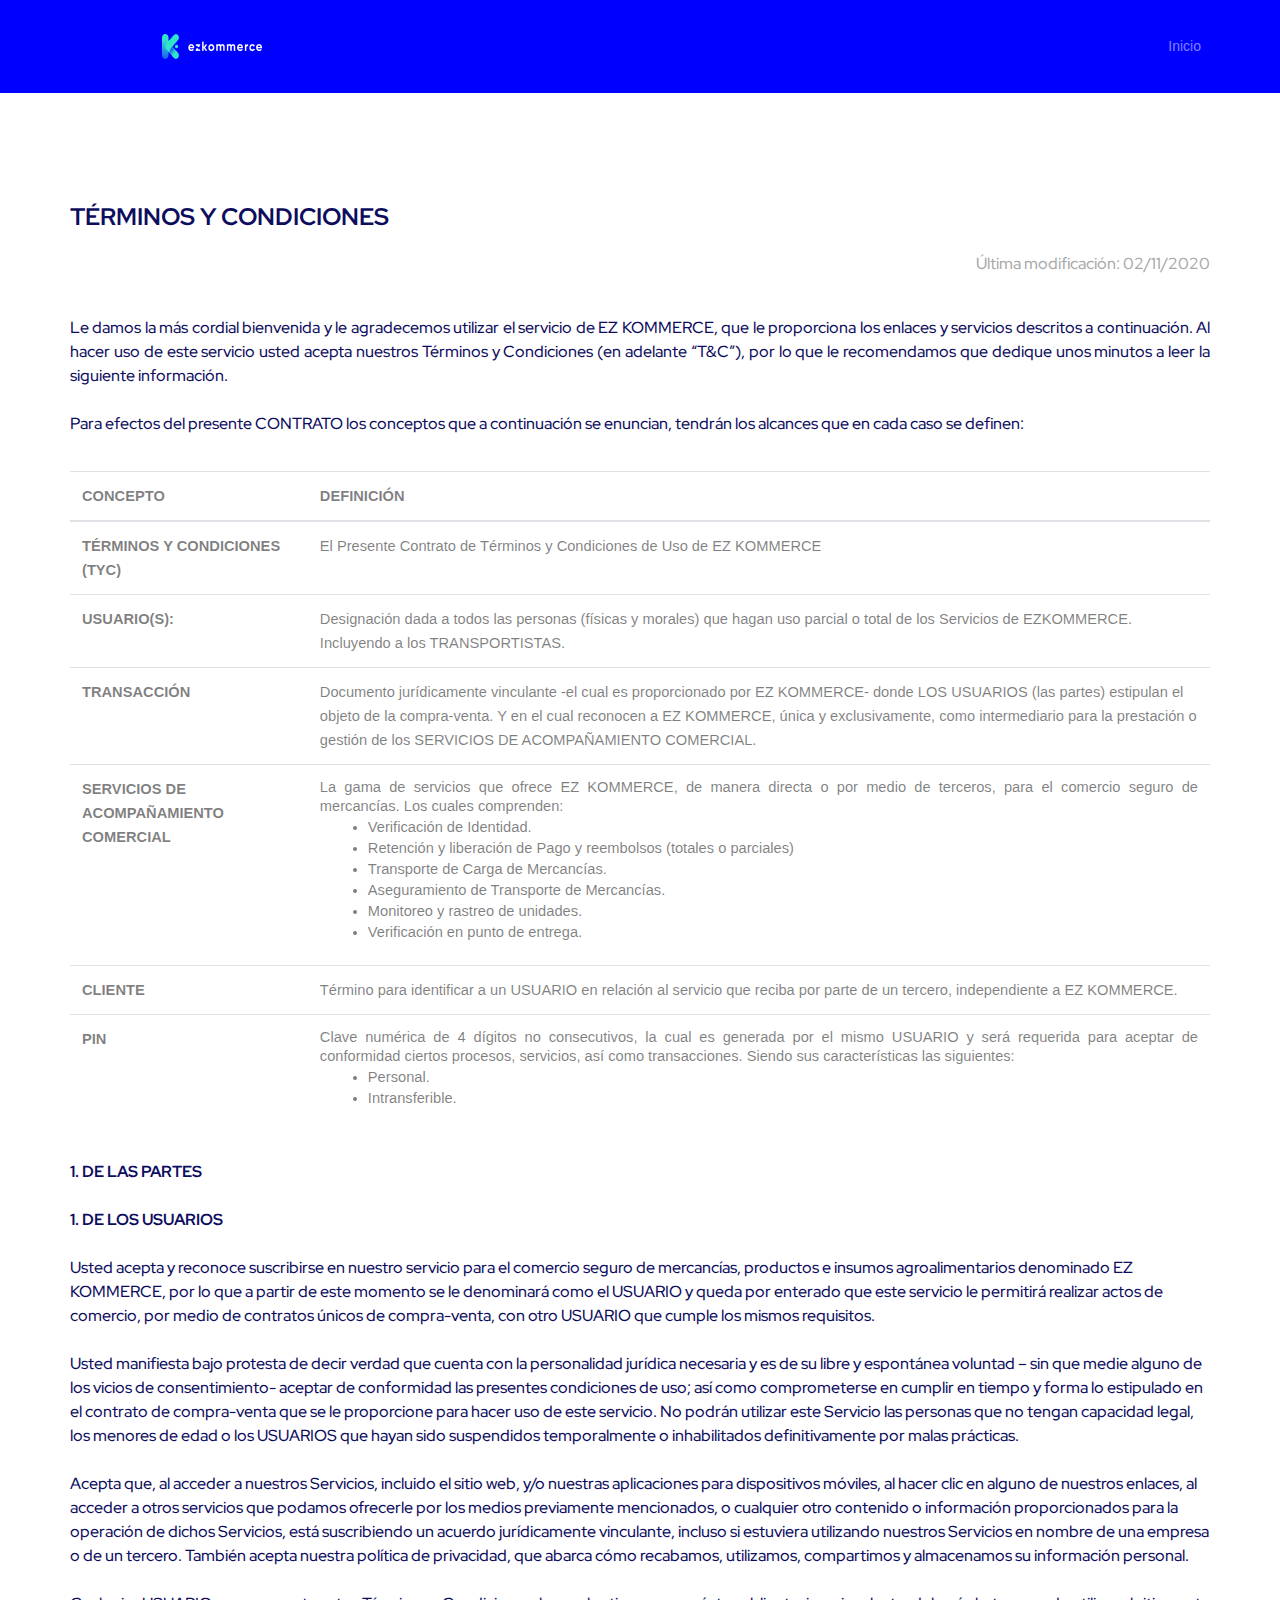
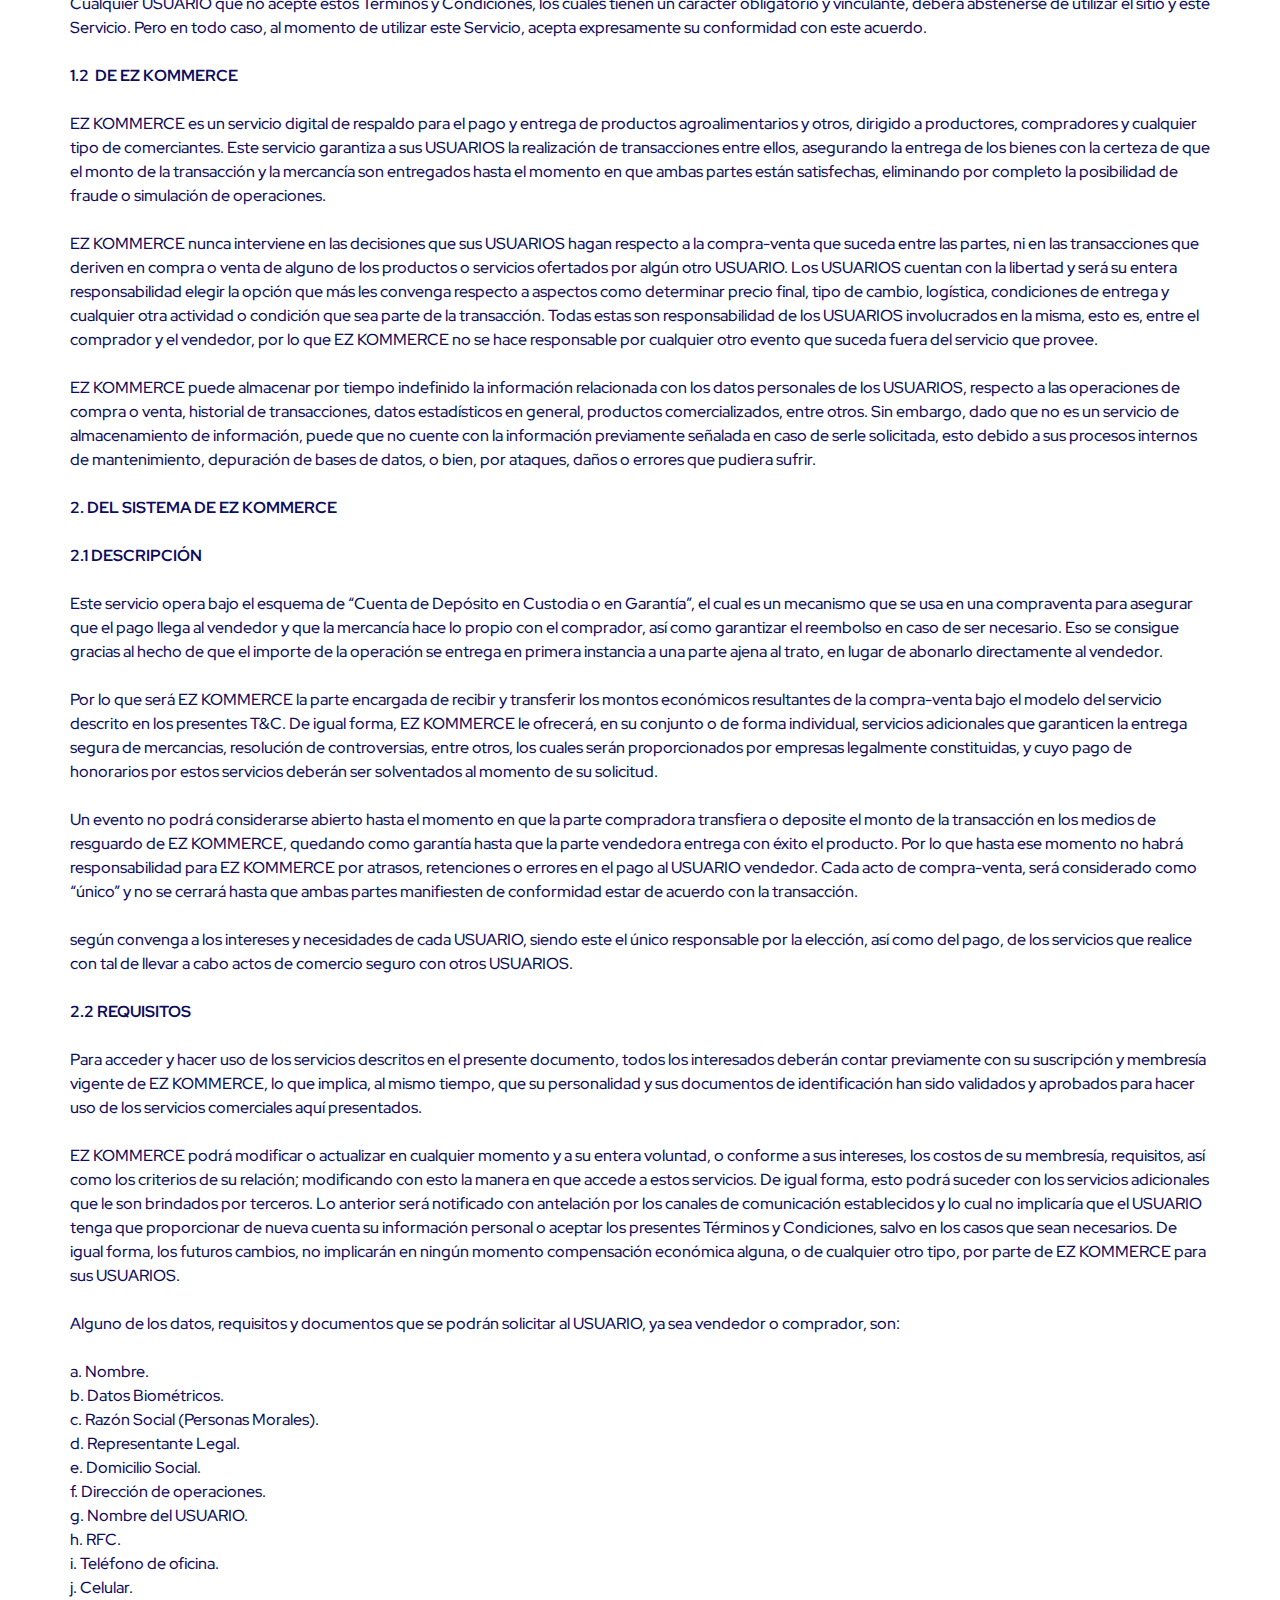
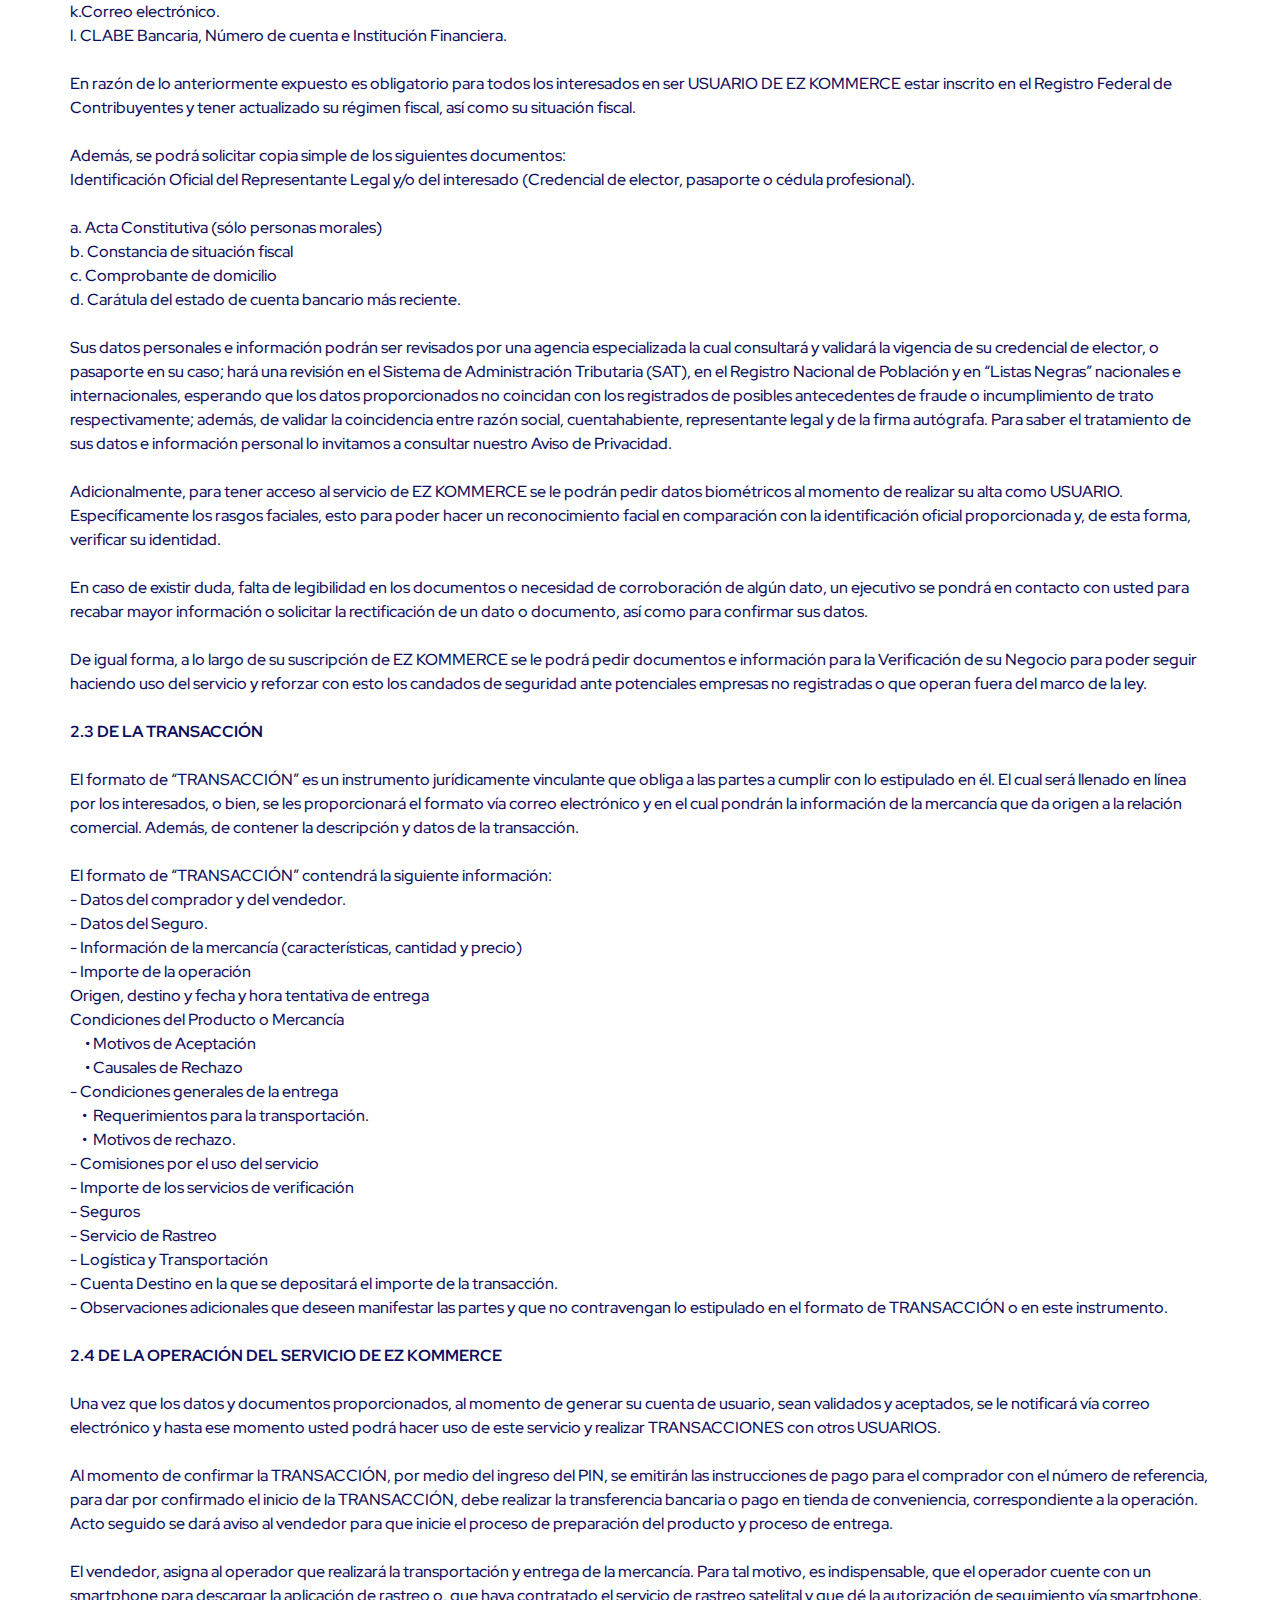
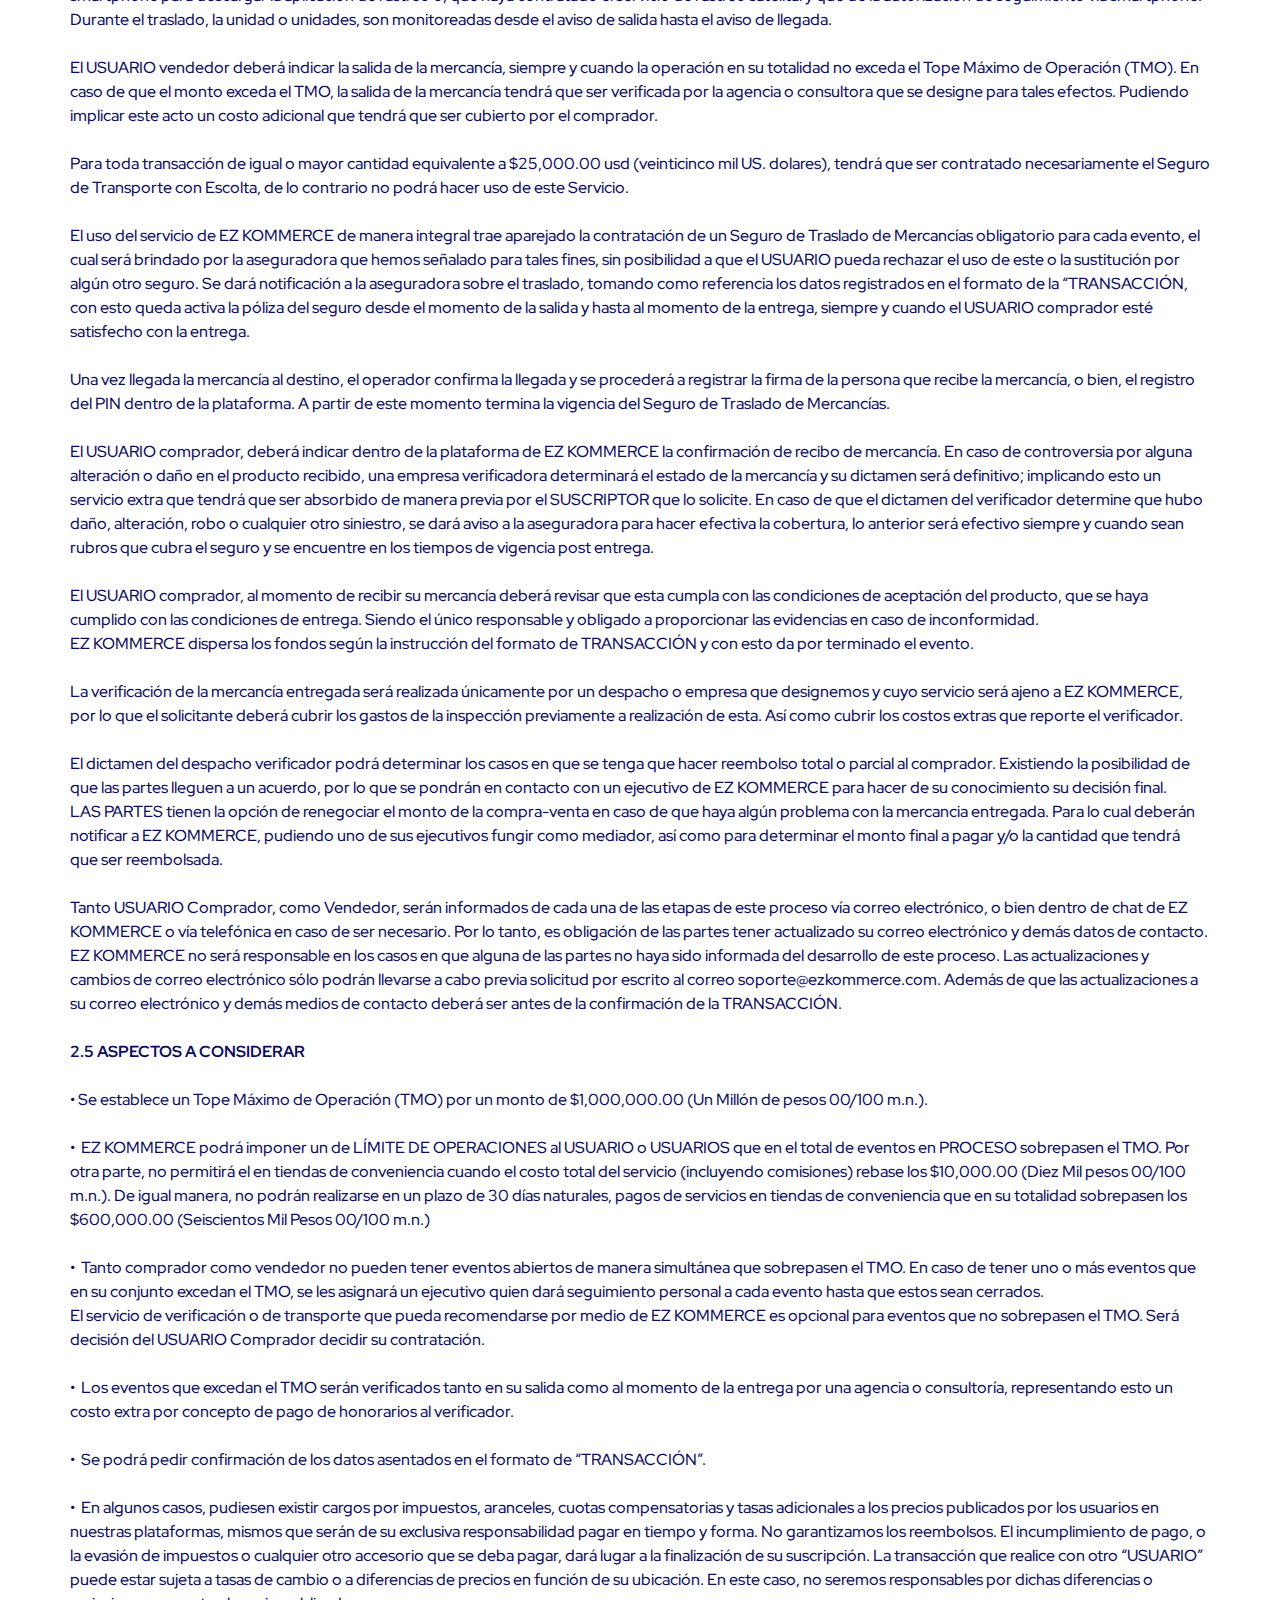
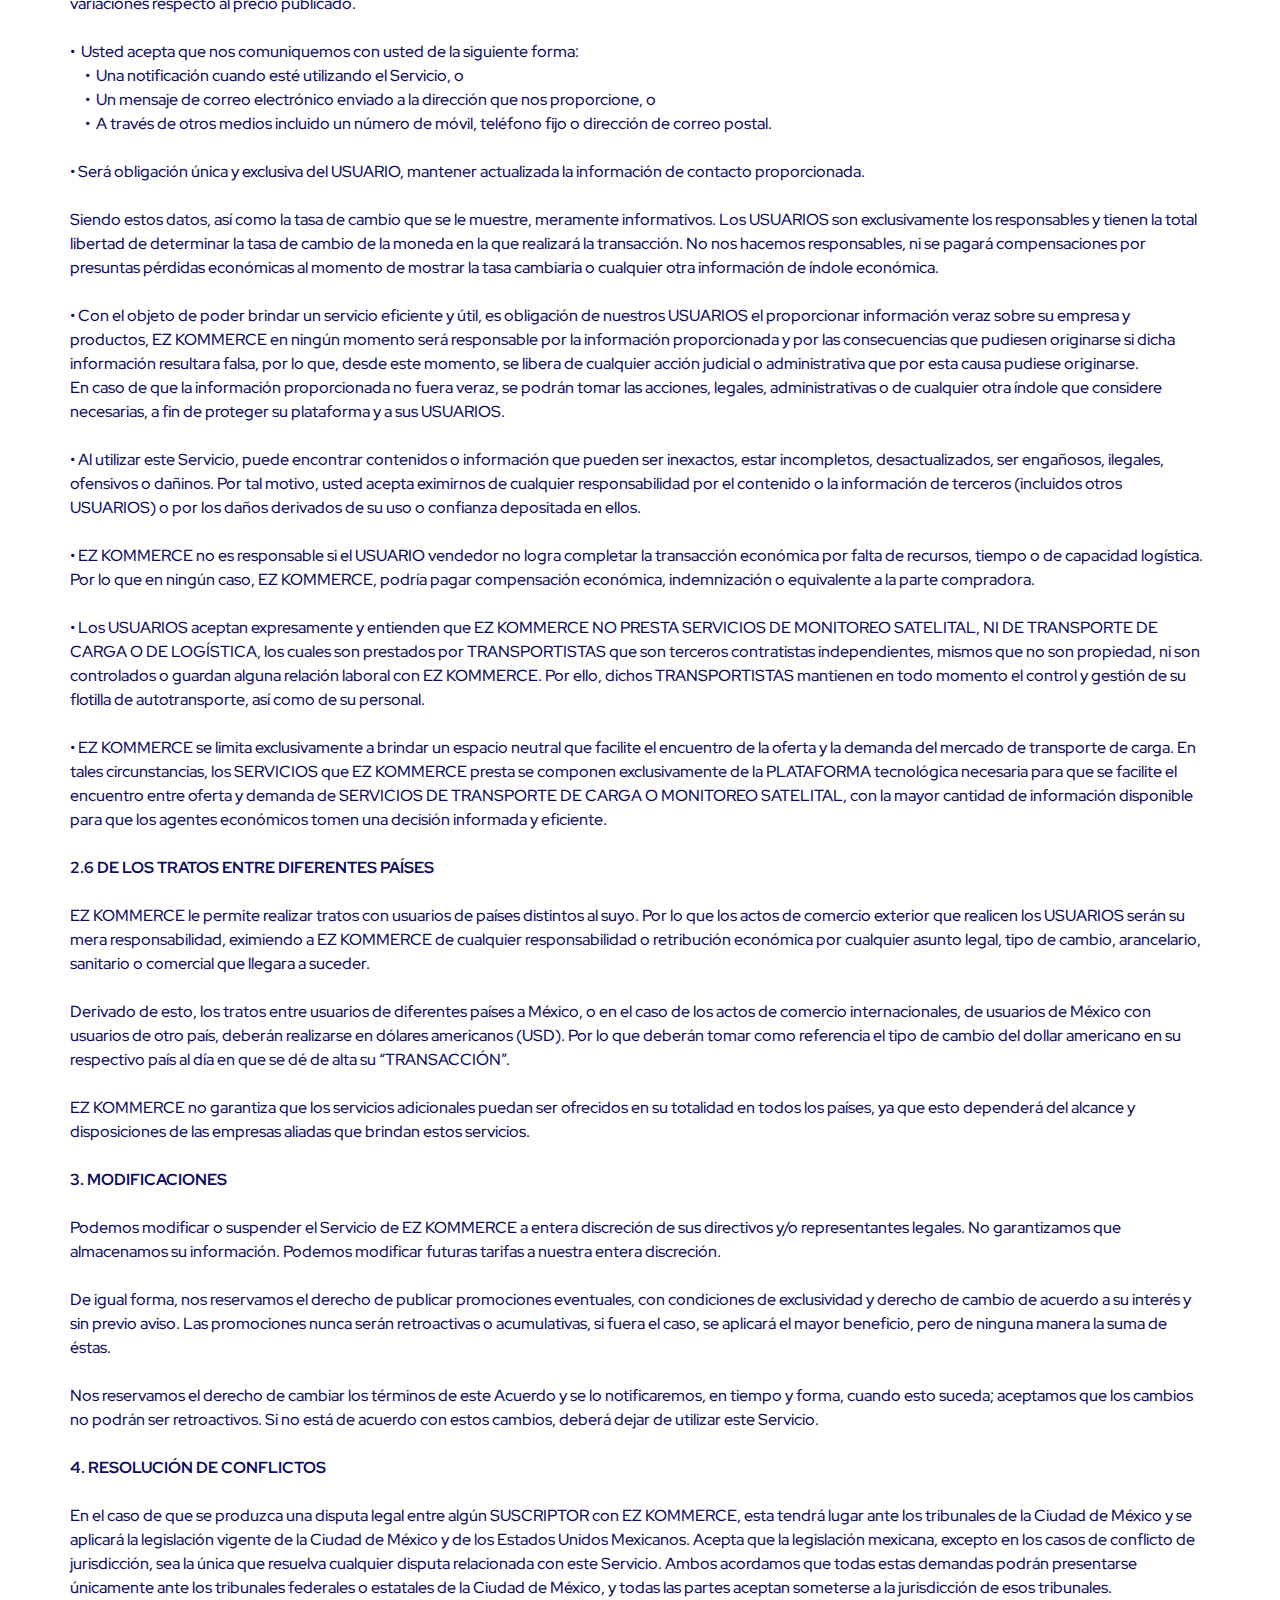
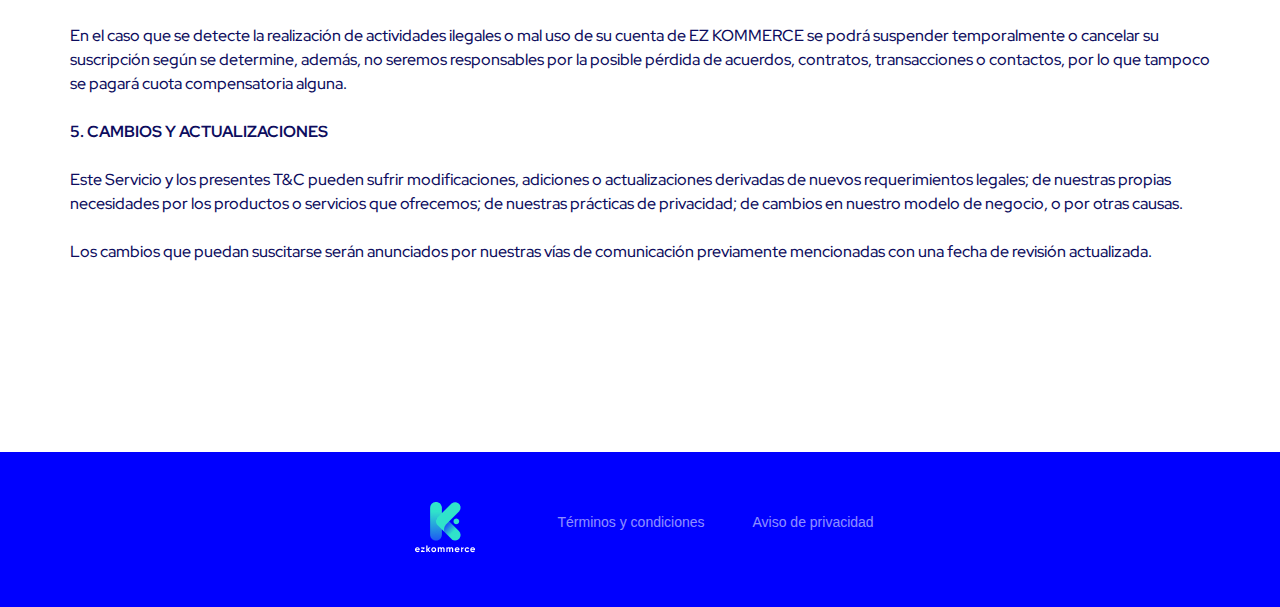
<file: terminos-y-condiciones.html>
<!doctype html>
<html>
<head>
    <meta charset="utf-8">
    <meta name="keywords" content="">
    <meta name="description" content="">
    <meta name="viewport" content="width=device-width, initial-scale=1.0, viewport-fit=cover">
    <link rel="shortcut icon" type="image/png" href="favicon.png">
    
	<link rel="stylesheet" type="text/css" href="./css/bootstrap.min.css?2167">
	<link rel="stylesheet" type="text/css" href="style.css?4716">
	<link rel="stylesheet" type="text/css" href="./css/animate.min.css?6590">
	<link rel="stylesheet" type="text/css" href="./css/ionicons.min.css">
	<link rel="stylesheet" type="text/css" href="./css/font-awesome.min.css">
	<link rel="stylesheet" type="text/css" href="./css/feather.min.css">
	<link href='https://fonts.googleapis.com/css?family=Roboto:400,500,700&display=swap&subset=latin,latin-ext' rel='stylesheet' type='text/css'>
	<link href='https://fonts.googleapis.com/css?family=Red+Hat+Display:400,500,700&display=swap&subset=latin,latin-ext' rel='stylesheet' type='text/css'>
	<link href='https://fonts.googleapis.com/css?family=Montserrat:400,500,700,800&display=swap&subset=latin,latin-ext' rel='stylesheet' type='text/css'>
    <title>terminos y condiciones</title>


    
<!-- Analytics -->
 
<!-- Analytics END -->
    
</head>
<body>
<!-- Main container -->
<div class="page-container">
    
<!-- bloc-15 -->
<div class="bloc bgc-blue d-bloc" id="bloc-15">
	<div class="container bloc-sm">
		<div class="row">
			<div class="col">
				<nav class="navbar row navbar-expand-md navbar-dark" role="navigation">
					<a class="navbar-brand" href="index.html"></a><a href="index.html"><img class="img-fluid logo g img-margin-left" src="img/logo%20Ezkommerce_navbar.png" /></a>
					<button id="nav-toggle" type="button" class="ml-auto ui-navbar-toggler navbar-toggler border-0 p-0" data-toggle="collapse" data-target=".navbar-31904" aria-expanded="false" aria-label="Toggle navigation">
						<span class="navbar-toggler-icon"></span>
					</button>
					<div class="collapse navbar-collapse navbar-31904">
						<ul class="site-navigation nav navbar-nav ml-auto listanav">
							<li class="nav-item">
								<a href="index.html" class="nav-link a-btn">Inicio</a>
							</li>
						</ul>
					</div>
				</nav>
			</div>
		</div>
	</div>
</div>
<!-- bloc-15 END -->

<!-- bloc-9 -->
<div class="bloc l-bloc" id="bloc-9">
	<div class="container bloc-lg">
		<div class="row">
			<div class="col">
				<h1 class="mg-md txt-24-bold">
					TÉRMINOS Y CONDICIONES
				</h1>
				<p class="txt-p-gris text-lg-right p-356-margin-bottom">
					Última modificación: 02/11/2020<br>
				</p>
				<p class="text-justify txt-p-ble p-359-margin-bottom">
					Le damos la más cordial bienvenida y le agradecemos utilizar el servicio de EZ KOMMERCE, que le proporciona los enlaces y servicios descritos a continuación. Al hacer uso de este servicio usted acepta nuestros Términos y Condiciones (en adelante “T&amp;C”), por lo que le recomendamos que dedique unos minutos a leer la siguiente información.<br> <br>Para efectos del presente CONTRATO los conceptos que a continuación se enuncian, tendrán los alcances que en cada caso se definen:<br>
				</p>
				<div class=" html-widget-margin-bottom">
					<style>
        body { font-family: Roboto, sans-serif;}
        .font-family-Arial{font-family: Arial, Helvetica, sans-serif;}  .bgcolor-000000{background-color: #000000;}  .bgcolor-transparent{background-color: #transparent;}
    </style>
    
    <table class="table " style=""><thead><tr><th class="font-weight-bold font-family-Arial"><span style="font-weight:normal;" id="docs-internal-guid-bd0b55fe-7fff-f30f-e981-5eb4245181e2"><span style="font-size: 11pt; font-family: Calibri, sans-serif; background-color: transparent; font-weight: 700; font-variant-numeric: normal; font-variant-east-asian: normal; vertical-align: baseline; white-space: pre-wrap;">CONCEPTO</span></span></th><th class="font-family-Arial"><span style="font-weight:normal;" id="docs-internal-guid-82ed78f2-7fff-16b1-49f0-5ce213b91927"><span style="font-size: 11pt; font-family: Calibri, sans-serif; background-color: transparent; font-weight: 700; font-variant-numeric: normal; font-variant-east-asian: normal; vertical-align: baseline; white-space: pre-wrap;">DEFINICIÓN</span></span></th></tr></thead><tbody><tr><td class=""><span id="docs-internal-guid-9448bced-7fff-351c-5c22-5034ab087788"><span style="font-size: 11pt; font-family: Calibri, sans-serif; background-color: transparent; font-weight: 700; font-variant-numeric: normal; font-variant-east-asian: normal; vertical-align: baseline; white-space: pre-wrap;">TÉRMINOS Y CONDICIONES (TYC)</span></span></td><td class=""><span id="docs-internal-guid-e07466ea-7fff-94de-ce48-99e8b381d76a"><span style="font-size: 11pt; font-family: Calibri, sans-serif; background-color: transparent; font-variant-numeric: normal; font-variant-east-asian: normal; vertical-align: baseline; white-space: pre-wrap;">El Presente Contrato de Términos y Condiciones de Uso de&nbsp;EZ KOMMERCE</span></span></td></tr><tr><td class=""><span id="docs-internal-guid-c10f8f50-7fff-4f34-7ea2-7fb6a8c36ba4"><span style="font-size: 11pt; font-family: Calibri, sans-serif; background-color: transparent; font-weight: 700; font-variant-numeric: normal; font-variant-east-asian: normal; vertical-align: baseline; white-space: pre-wrap;">USUARIO(S):</span></span></td><td class=""><span id="docs-internal-guid-68e9c258-7fff-b9fd-7551-7feed9775c49"><span style="font-size: 11pt; font-family: Calibri, sans-serif; background-color: transparent; font-variant-numeric: normal; font-variant-east-asian: normal; vertical-align: baseline; white-space: pre-wrap;">Designación dada a todos las personas (físicas y morales) que hagan uso parcial o total de los Servicios de EZKOMMERCE. Incluyendo a los TRANSPORTISTAS.</span></span></td></tr><tr><td class=""><span id="docs-internal-guid-b5780341-7fff-64dc-1afa-413dbec3dfd7"><span style="font-size: 11pt; font-family: Calibri, sans-serif; background-color: transparent; font-weight: 700; font-variant-numeric: normal; font-variant-east-asian: normal; vertical-align: baseline; white-space: pre-wrap;">TRANSACCIÓN</span></span></td><td class=""><span id="docs-internal-guid-b8999f9f-7fff-d390-24cf-e8293d1debd6"><span style="font-size: 11pt; font-family: Calibri, sans-serif; background-color: transparent; font-variant-numeric: normal; font-variant-east-asian: normal; vertical-align: baseline; white-space: pre-wrap;">Documento jurídicamente vinculante -el cual es proporcionado por EZ KOMMERCE- donde LOS USUARIOS (las partes) estipulan el objeto de la compra-venta. Y en el cual reconocen a EZ KOMMERCE, única y exclusivamente, como intermediario para la prestación o gestión de los SERVICIOS DE ACOMPAÑAMIENTO COMERCIAL.</span></span></td></tr><tr><td class=""><span id="docs-internal-guid-067466cb-7fff-83b4-ac77-8897deca3960"><span style="font-size: 11pt; font-family: Calibri, sans-serif; background-color: transparent; font-weight: 700; font-variant-numeric: normal; font-variant-east-asian: normal; vertical-align: baseline; white-space: pre-wrap;">SERVICIOS DE ACOMPAÑAMIENTO COMERCIAL</span></span></td><td class=""><span id="docs-internal-guid-a8f1273d-7fff-ecce-57ab-4a6d6783c41d"><p dir="ltr" style="line-height:1.2;text-align: justify;margin-top:0pt;margin-bottom:0pt;"><span style="font-size: 11pt; font-family: Calibri, sans-serif; background-color: transparent; font-variant-numeric: normal; font-variant-east-asian: normal; vertical-align: baseline; white-space: pre-wrap;">La gama de servicios que ofrece EZ KOMMERCE, de manera directa o por medio de terceros, para el comercio seguro de mercancías. Los cuales comprenden:</span></p><ul style="margin-bottom: 0px; padding-inline-start: 48px;"><li dir="ltr" style="list-style-type: disc; font-size: 11pt; font-family: Calibri, sans-serif; background-color: transparent; font-variant-numeric: normal; font-variant-east-asian: normal; vertical-align: baseline; white-space: pre;" aria-level="1"><p dir="ltr" style="line-height:1.295;text-align: justify;margin-top:0pt;margin-bottom:0pt;" role="presentation"><span style="font-size: 11pt; background-color: transparent; font-variant-numeric: normal; font-variant-east-asian: normal; vertical-align: baseline; white-space: pre-wrap;">Verificación de Identidad.</span></p></li><li dir="ltr" style="list-style-type: disc; font-size: 11pt; font-family: Calibri, sans-serif; background-color: transparent; font-variant-numeric: normal; font-variant-east-asian: normal; vertical-align: baseline; white-space: pre;" aria-level="1"><p dir="ltr" style="line-height:1.295;text-align: justify;margin-top:0pt;margin-bottom:0pt;" role="presentation"><span style="font-size: 11pt; background-color: transparent; font-variant-numeric: normal; font-variant-east-asian: normal; vertical-align: baseline; white-space: pre-wrap;">Retención y liberación de Pago y reembolsos (totales o parciales)</span></p></li><li dir="ltr" style="list-style-type: disc; font-size: 11pt; font-family: Calibri, sans-serif; background-color: transparent; font-variant-numeric: normal; font-variant-east-asian: normal; vertical-align: baseline; white-space: pre;" aria-level="1"><p dir="ltr" style="line-height:1.295;text-align: justify;margin-top:0pt;margin-bottom:0pt;" role="presentation"><span style="font-size: 11pt; background-color: transparent; font-variant-numeric: normal; font-variant-east-asian: normal; vertical-align: baseline; white-space: pre-wrap;">Transporte de Carga de Mercancías.</span></p></li><li dir="ltr" style="list-style-type: disc; font-size: 11pt; font-family: Calibri, sans-serif; background-color: transparent; font-variant-numeric: normal; font-variant-east-asian: normal; vertical-align: baseline; white-space: pre;" aria-level="1"><p dir="ltr" style="line-height:1.295;text-align: justify;margin-top:0pt;margin-bottom:0pt;" role="presentation"><span style="font-size: 11pt; background-color: transparent; font-variant-numeric: normal; font-variant-east-asian: normal; vertical-align: baseline; white-space: pre-wrap;">Aseguramiento de Transporte de Mercancías.</span></p></li><li dir="ltr" style="list-style-type: disc; font-size: 11pt; font-family: Calibri, sans-serif; background-color: transparent; font-variant-numeric: normal; font-variant-east-asian: normal; vertical-align: baseline; white-space: pre;" aria-level="1"><p dir="ltr" style="line-height:1.295;text-align: justify;margin-top:0pt;margin-bottom:0pt;" role="presentation"><span style="font-size: 11pt; background-color: transparent; font-variant-numeric: normal; font-variant-east-asian: normal; vertical-align: baseline; white-space: pre-wrap;">Monitoreo y rastreo de unidades.</span></p></li><li dir="ltr" style="list-style-type: disc; font-size: 11pt; font-family: Calibri, sans-serif; background-color: transparent; font-variant-numeric: normal; font-variant-east-asian: normal; vertical-align: baseline; white-space: pre;" aria-level="1"><p dir="ltr" style="line-height:1.295;text-align: justify;margin-top:0pt;margin-bottom:8pt;" role="presentation"><span style="font-size: 11pt; background-color: transparent; font-variant-numeric: normal; font-variant-east-asian: normal; vertical-align: baseline; white-space: pre-wrap;">Verificación en punto de entrega.</span></p></li></ul></span></td></tr><tr><td class=""><span id="docs-internal-guid-24ad134d-7fff-9c44-5bf1-580cb2d2e5a2"><span style="font-size: 11pt; font-family: Calibri, sans-serif; background-color: transparent; font-weight: 700; font-variant-numeric: normal; font-variant-east-asian: normal; vertical-align: baseline; white-space: pre-wrap;" class="">CLIENTE</span></span></td><td class=""><span id="docs-internal-guid-c3076f6a-7fff-17d6-048f-d6d5aa8f7fbd"><span style="font-size: 11pt; font-family: Calibri, sans-serif; background-color: transparent; font-variant-numeric: normal; font-variant-east-asian: normal; vertical-align: baseline; white-space: pre-wrap;">Término para identificar a un USUARIO en relación al servicio que reciba por parte de un tercero, independiente a EZ KOMMERCE.</span></span></td></tr><tr><td class=""><span id="docs-internal-guid-be7bd102-7fff-c5ea-c341-04c37fffb526"><span class="bgcolor-transparent"><span style="font-family: Calibri, sans-serif; font-size: 14.6667px; font-weight: 700; white-space: pre-wrap;" class=""><span style="font-weight:normal;" id="docs-internal-guid-34beda86-7fff-4d16-9add-f7c3b359519a"><span style="font-size: 11pt; background-color: transparent; font-weight: 700; font-variant-numeric: normal; font-variant-east-asian: normal; vertical-align: baseline;" id="docs-internal-guid-4fbf91af-7fff-7231-eeef-1876e3c58bd4"><span style="font-size: 11pt; font-family: Calibri, sans-serif; background-color: transparent; font-weight: 700; font-variant-numeric: normal; font-variant-east-asian: normal; vertical-align: baseline; white-space: pre-wrap;">PIN</span></span></span></span></span></span></td><td class=""><span id="docs-internal-guid-2cefd29f-7fff-7635-11fc-f43d105ed625"><p dir="ltr" style="line-height:1.2;text-align: justify;margin-top:0pt;margin-bottom:0pt;"><span style="font-size: 11pt; font-family: Calibri, sans-serif; background-color: transparent; font-variant-numeric: normal; font-variant-east-asian: normal; vertical-align: baseline; white-space: pre-wrap;">Clave numérica de 4 dígitos no consecutivos, la cual es generada por el mismo USUARIO y será requerida para aceptar de conformidad ciertos procesos, servicios, así como transacciones. Siendo sus características las siguientes:</span></p><ul style="margin-bottom: 0px; padding-inline-start: 48px;"><li dir="ltr" style="list-style-type: disc; font-size: 11pt; font-family: Calibri, sans-serif; background-color: transparent; font-variant-numeric: normal; font-variant-east-asian: normal; vertical-align: baseline; white-space: pre;" aria-level="1"><p dir="ltr" style="line-height:1.295;text-align: justify;margin-top:0pt;margin-bottom:0pt;" role="presentation"><span style="font-size: 11pt; background-color: transparent; font-variant-numeric: normal; font-variant-east-asian: normal; vertical-align: baseline; white-space: pre-wrap;">Personal.</span></p></li><li dir="ltr" style="list-style-type: disc; font-size: 11pt; font-family: Calibri, sans-serif; background-color: transparent; font-variant-numeric: normal; font-variant-east-asian: normal; vertical-align: baseline; white-space: pre;" aria-level="1"><p dir="ltr" style="line-height:1.295;text-align: justify;margin-top:0pt;margin-bottom:0pt;" role="presentation" class=""><span style="font-size: 11pt; background-color: transparent; font-variant-numeric: normal; font-variant-east-asian: normal; vertical-align: baseline; white-space: pre-wrap;">Intransferible.</span></p></li></ul></span></td></tr></tbody></table>
					
				</div>
				<p class="txt-p-ble p">
						<strong>1. DE LAS PARTES<br> <br>1. DE LOS USUARIOS</strong><br> <br>Usted acepta y reconoce suscribirse en nuestro servicio para el comercio seguro de mercancías, productos e insumos agroalimentarios denominado EZ KOMMERCE, por lo que a partir de este momento se le denominará como el USUARIO y queda por enterado que este servicio le permitirá realizar actos de comercio, por medio de contratos únicos de compra-venta, con otro USUARIO que cumple los mismos requisitos.<br> <br>Usted manifiesta bajo protesta de decir verdad que cuenta con la personalidad jurídica necesaria y es de su libre y espontánea voluntad – sin que medie alguno de los vicios de consentimiento- aceptar de conformidad las presentes condiciones de uso; así como comprometerse en cumplir en tiempo y forma lo estipulado en el contrato de compra-venta que se le proporcione para hacer uso de este servicio. No podrán utilizar este Servicio las personas que no tengan capacidad legal, los menores de edad o los USUARIOS que hayan sido suspendidos temporalmente o inhabilitados definitivamente por malas prácticas. <br> <br>Acepta que, al acceder a nuestros Servicios, incluido el sitio web, y/o nuestras aplicaciones para dispositivos móviles, al hacer clic en alguno de nuestros enlaces, al acceder a otros servicios que podamos ofrecerle por los medios previamente mencionados, o cualquier otro contenido o información proporcionados para la operación de dichos Servicios, está suscribiendo un acuerdo jurídicamente vinculante, incluso si estuviera utilizando nuestros Servicios en nombre de una empresa o de un tercero. También acepta nuestra política de privacidad, que abarca cómo recabamos, utilizamos, compartimos y almacenamos su información personal.<br> <br>Cualquier USUARIO que no acepte estos Términos y Condiciones, los cuales tienen un carácter obligatorio y vinculante, deberá abstenerse de utilizar el sitio y este Servicio. Pero en todo caso, al momento de utilizar este Servicio, acepta expresamente su conformidad con este acuerdo.<br><br><strong>1.2&nbsp; DE EZ KOMMERCE</strong><br><br>EZ KOMMERCE es un servicio digital de respaldo para el pago y entrega de productos agroalimentarios y otros, dirigido a productores, compradores y cualquier tipo de comerciantes. Este servicio garantiza a sus USUARIOS la realización de transacciones entre ellos, asegurando la entrega de los bienes con la certeza de que el monto de la transacción y la mercancía son entregados hasta el momento en que ambas partes están satisfechas, eliminando por completo la posibilidad de fraude o simulación de operaciones.<br> <br>EZ KOMMERCE nunca interviene en las decisiones que sus USUARIOS hagan respecto a la compra-venta que suceda entre las partes, ni en las transacciones que deriven en compra o venta de alguno de los productos o servicios ofertados por algún otro USUARIO. Los USUARIOS cuentan con la libertad y será su entera responsabilidad elegir la opción que más les convenga respecto a aspectos como determinar precio final, tipo de cambio, logística, condiciones de entrega y cualquier otra actividad o condición que sea parte de la transacción. Todas estas son responsabilidad de los USUARIOS involucrados en la misma, esto es, entre el comprador y el vendedor, por lo que EZ KOMMERCE no se hace responsable por cualquier otro evento que suceda fuera del servicio que provee.<br> <br>EZ KOMMERCE puede almacenar por tiempo indefinido la información relacionada con los datos personales de los USUARIOS, respecto a las operaciones de compra o venta, historial de transacciones, datos estadísticos en general, productos comercializados, entre otros. Sin embargo, dado que no es un servicio de almacenamiento de información, puede que no cuente con la información previamente señalada en caso de serle solicitada, esto debido a sus procesos internos de mantenimiento, depuración de bases de datos, o bien, por ataques, daños o errores que pudiera sufrir.<br><br><strong>2.&nbsp;DEL SISTEMA DE EZ KOMMERCE<br></strong><br><strong>2.1 DESCRIPCIÓN</strong><br> <br>Este servicio opera bajo el esquema de “Cuenta de Depósito en Custodia o en Garantía”, el cual es un mecanismo que se usa en una compraventa para asegurar que el pago llega al vendedor y que la mercancía hace lo propio con el comprador, así como garantizar el reembolso en caso de ser necesario. Eso se consigue gracias al hecho de que el importe de la operación se entrega en primera instancia a una parte ajena al trato, en lugar de abonarlo directamente al vendedor.<br><br>Por lo que será EZ KOMMERCE la parte encargada de recibir y transferir los montos económicos resultantes de la compra-venta bajo el modelo del servicio descrito en los presentes T&amp;C. De igual forma, EZ KOMMERCE le ofrecerá, en su conjunto o de forma individual, servicios adicionales que garanticen la entrega segura de mercancias, resolución de controversias, entre otros, los cuales serán proporcionados por empresas legalmente constituidas, y cuyo pago de honorarios por estos servicios deberán ser solventados al momento de su solicitud.<br><br>Un evento no podrá considerarse abierto hasta el momento en que la parte compradora transfiera o deposite el monto de la transacción en los medios de resguardo de EZ KOMMERCE, quedando como garantía hasta que la parte vendedora entrega con éxito el producto. Por lo que hasta ese momento no habrá responsabilidad para EZ KOMMERCE por atrasos, retenciones o errores en el pago al USUARIO vendedor. Cada acto de compra-venta, será considerado como “único” y no se cerrará hasta que ambas partes manifiesten de conformidad estar de acuerdo con la transacción.<br><br>según convenga a los intereses y necesidades de cada USUARIO, siendo este el único responsable por la elección, así como del pago, de los servicios que realice con tal de llevar a cabo actos de comercio seguro con otros USUARIOS.<br> <br><strong>2.2 REQUISITOS</strong><br><br>Para acceder y hacer uso de los servicios descritos en el presente documento, todos los interesados deberán contar previamente con su suscripción y membresía vigente de EZ KOMMERCE, lo que implica, al mismo tiempo, que su personalidad y sus documentos de identificación han sido validados y aprobados para hacer uso de los servicios comerciales aquí presentados.<br><br>EZ KOMMERCE podrá modificar o actualizar en cualquier momento y a su entera voluntad, o conforme a sus intereses, los costos de su membresía, requisitos, así como los criterios de su relación; modificando con esto la manera en que accede a estos servicios. De igual forma, esto podrá suceder con los servicios adicionales que le son brindados por terceros. Lo anterior será notificado con antelación por los canales de comunicación establecidos y lo cual no implicaría que el USUARIO tenga que proporcionar de nueva cuenta su información personal o aceptar los presentes Términos y Condiciones, salvo en los casos que sean necesarios. De igual forma, los futuros cambios, no implicarán en ningún momento compensación económica alguna, o de cualquier otro tipo, por parte de EZ KOMMERCE para sus USUARIOS.<br><br>Alguno de los datos, requisitos y documentos que se podrán solicitar al USUARIO, ya sea vendedor o comprador, son:<br><br>a. Nombre.<br>b. Datos Biométricos.<br>c. Razón Social (Personas Morales).<br>d. Representante Legal.<br>e. Domicilio Social.<br>f. Dirección de operaciones.<br>g. Nombre del USUARIO.<br>h. RFC.<br>i. Teléfono de oficina.<br>j. Celular.<br>k.Correo electrónico.<br>l. CLABE Bancaria, Número de cuenta e Institución Financiera.<br><br>En razón de lo anteriormente expuesto es obligatorio para todos los interesados en ser USUARIO DE EZ KOMMERCE estar inscrito en el Registro Federal de Contribuyentes y tener actualizado su régimen fiscal, así como su situación fiscal.<br><br>Además, se podrá solicitar copia simple de los siguientes documentos:<br>Identificación Oficial del Representante Legal y/o del interesado (Credencial de elector, pasaporte o cédula profesional).<br><br>a. Acta Constitutiva (sólo personas morales)<br>b. Constancia de situación fiscal<br>c. Comprobante de domicilio<br>d. Carátula del estado de cuenta bancario más reciente.<br> <br>Sus datos personales e información podrán ser revisados por una agencia especializada la cual consultará y validará la vigencia de su credencial de elector, o pasaporte en su caso; hará una revisión en el Sistema de Administración Tributaria (SAT), en el Registro Nacional de Población y en “Listas Negras” nacionales e internacionales, esperando que los datos proporcionados no coincidan con los registrados de posibles antecedentes de fraude o incumplimiento de trato respectivamente; además, de validar la coincidencia entre razón social, cuentahabiente, representante legal y de la firma autógrafa. Para saber el tratamiento de sus datos e información personal lo invitamos a consultar nuestro Aviso de Privacidad.<br><br>Adicionalmente, para tener acceso al servicio de EZ KOMMERCE se le podrán pedir datos biométricos al momento de realizar su alta como USUARIO. Específicamente los rasgos faciales, esto para poder hacer un reconocimiento facial en comparación con la identificación oficial proporcionada y, de esta forma, verificar su identidad.<br><br>En caso de existir duda, falta de legibilidad en los documentos o necesidad de corroboración de algún dato, un ejecutivo se pondrá en contacto con usted para recabar mayor información o solicitar la rectificación de un dato o documento, así como para confirmar sus datos.<br> <br>De igual forma, a lo largo de su suscripción de EZ KOMMERCE se le podrá pedir documentos e información para la Verificación de su Negocio para poder seguir haciendo uso del servicio y reforzar con esto los candados de seguridad ante potenciales empresas no registradas o que operan fuera del marco de la ley.<br><br><strong>2.3 DE LA TRANSACCIÓN</strong><br> <br>El formato de “TRANSACCIÓN” es un instrumento jurídicamente vinculante que obliga a las partes a cumplir con lo estipulado en él. El cual será llenado en línea por los interesados, o bien, se les proporcionará el formato vía correo electrónico y en el cual pondrán la información de la mercancía que da origen a la relación comercial. Además, de contener la descripción y datos de la transacción.<br><br>El formato de “TRANSACCIÓN” contendrá la siguiente información:<br>- Datos del comprador y del vendedor.<br>- Datos del Seguro.<br>- Información de la mercancía (características, cantidad y precio)<br>- Importe de la operación<br>Origen, destino y fecha y hora tentativa de entrega<br>Condiciones del Producto o Mercancía<br>&nbsp; &nbsp; &nbsp;• Motivos de Aceptación<br>&nbsp; &nbsp; &nbsp;• Causales de Rechazo<br>- Condiciones generales de la entrega<br>&nbsp; &nbsp; • &nbsp;Requerimientos para la transportación.<br>&nbsp; &nbsp; • &nbsp;Motivos de rechazo.<br>- Comisiones por el uso del servicio<br>- Importe de los servicios de verificación<br>- Seguros<br>- Servicio de Rastreo<br>- Logística y Transportación<br>- Cuenta Destino en la que se depositará el importe de la transacción.<br>- Observaciones adicionales que deseen manifestar las partes y que no contravengan lo estipulado en el formato de TRANSACCIÓN o en este instrumento.<br><br><strong>2.4 DE LA OPERACIÓN DEL SERVICIO DE EZ KOMMERCE<br></strong><br>Una vez que los datos y documentos proporcionados, al momento de generar su cuenta de usuario, sean validados y aceptados, se le notificará vía correo electrónico y hasta ese momento usted podrá hacer uso de este servicio y realizar TRANSACCIONES con otros USUARIOS.<br><br>Al momento de confirmar la TRANSACCIÓN, por medio del ingreso del PIN, se emitirán las instrucciones de pago para el comprador con el número de referencia, para dar por confirmado el inicio de la TRANSACCIÓN, debe realizar la transferencia bancaria o pago en tienda de conveniencia, correspondiente a la operación. Acto seguido se dará aviso al vendedor para que inicie el proceso de preparación del producto y proceso de entrega.<br><br>El vendedor, asigna al operador que realizará la transportación y entrega de la mercancía. Para tal motivo, es indispensable, que el operador cuente con un smartphone para descargar la aplicación de rastreo o, que haya contratado el servicio de rastreo satelital y que dé la autorización de seguimiento vía smartphone. Durante el traslado, la unidad o unidades, son monitoreadas desde el aviso de salida hasta el aviso de llegada.<br><br>El USUARIO vendedor deberá indicar la salida de la mercancía, siempre y cuando la operación en su totalidad no exceda el Tope Máximo de Operación (TMO). En caso de que el monto exceda el TMO, la salida de la mercancía tendrá que ser verificada por la agencia o consultora que se designe para tales efectos. Pudiendo implicar este acto un costo adicional que tendrá que ser cubierto por el comprador. <br><br>Para toda transacción de igual o mayor cantidad equivalente a $25,000.00 usd (veinticinco mil US. dolares), tendrá que ser contratado necesariamente el Seguro de Transporte con Escolta, de lo contrario no podrá hacer uso de este Servicio.<br><br>El uso del servicio de EZ KOMMERCE de manera integral trae aparejado la contratación de un Seguro de Traslado de Mercancías obligatorio para cada evento, el cual será brindado por la aseguradora que hemos señalado para tales fines, sin posibilidad a que el USUARIO pueda rechazar el uso de este o la sustitución por algún otro seguro. Se dará notificación a la aseguradora sobre el traslado, tomando como referencia los datos registrados en el formato de la “TRANSACCIÓN, con esto queda activa la póliza del seguro desde el momento de la salida y hasta al momento de la entrega, siempre y cuando el USUARIO comprador esté satisfecho con la entrega.<br><br>Una vez llegada la mercancía al destino, el operador confirma la llegada y se procederá a registrar la firma de la persona que recibe la mercancía, o bien, el registro del PIN dentro de la plataforma. A partir de este momento termina la vigencia del Seguro de Traslado de Mercancías.<br><br>El USUARIO comprador, deberá indicar dentro de la plataforma de EZ KOMMERCE la confirmación de recibo de mercancía. En caso de controversia por alguna alteración o daño en el producto recibido, una empresa verificadora determinará el estado de la mercancía y su dictamen será definitivo; implicando esto un servicio extra que tendrá que ser absorbido de manera previa por el SUSCRIPTOR que lo solicite. En caso de que el dictamen del verificador determine que hubo daño, alteración, robo o cualquier otro siniestro, se dará aviso a la aseguradora para hacer efectiva la cobertura, lo anterior será efectivo siempre y cuando sean rubros que cubra el seguro y se encuentre en los tiempos de vigencia post entrega.<br><br>El USUARIO comprador, al momento de recibir su mercancía deberá revisar que esta cumpla con las condiciones de aceptación del producto, que se haya cumplido con las condiciones de entrega. Siendo el único responsable y obligado a proporcionar las evidencias en caso de inconformidad.<br>EZ KOMMERCE dispersa los fondos según la instrucción del formato de TRANSACCIÓN y con esto da por terminado el evento.<br><br>La verificación de la mercancía entregada será realizada únicamente por un despacho o empresa que designemos y cuyo servicio será ajeno a EZ KOMMERCE, por lo que el solicitante deberá cubrir los gastos de la inspección previamente a realización de esta. Así como cubrir los costos extras que reporte el verificador.<br><br>El dictamen del despacho verificador podrá determinar los casos en que se tenga que hacer reembolso total o parcial al comprador. Existiendo la posibilidad de que las partes lleguen a un acuerdo, por lo que se pondrán en contacto con un ejecutivo de EZ KOMMERCE para hacer de su conocimiento su decisión final.<br>LAS PARTES tienen la opción de renegociar el monto de la compra-venta en caso de que haya algún problema con la mercancia entregada. Para lo cual deberán notificar a EZ KOMMERCE, pudiendo uno de sus ejecutivos fungir como mediador, así como para determinar el monto final a pagar y/o la cantidad que tendrá que ser reembolsada.<br><br>Tanto USUARIO Comprador, como Vendedor, serán informados de cada una de las etapas de este proceso vía correo electrónico, o bien dentro de chat de EZ KOMMERCE o vía telefónica en caso de ser necesario. Por lo tanto, es obligación de las partes tener actualizado su correo electrónico y demás datos de contacto. EZ KOMMERCE no será responsable en los casos en que alguna de las partes no haya sido informada del desarrollo de este proceso. Las actualizaciones y cambios de correo electrónico sólo podrán llevarse a cabo previa solicitud por escrito al correo soporte@ezkommerce.com. Además de que las actualizaciones a su correo electrónico y demás medios de contacto deberá ser antes de la confirmación de la TRANSACCIÓN.<br><br><strong>2.5 ASPECTOS A CONSIDERAR<br></strong><br>• Se establece un Tope Máximo de Operación (TMO) por un monto de $1,000,000.00 (Un Millón de pesos 00/100 m.n.).<br><br>• &nbsp;EZ KOMMERCE podrá imponer un de LÍMITE DE OPERACIONES al USUARIO o USUARIOS que en el total de eventos en PROCESO sobrepasen el TMO. Por otra parte, no permitirá el en tiendas de conveniencia cuando el costo total del servicio (incluyendo comisiones) rebase los $10,000.00 (Diez Mil pesos 00/100 m.n.). De igual manera, no podrán realizarse en un plazo de 30 días naturales, pagos de servicios en tiendas de conveniencia que en su totalidad sobrepasen los $600,000.00 (Seiscientos Mil Pesos 00/100 m.n.)<br><br>• &nbsp;Tanto comprador como vendedor no pueden tener eventos abiertos de manera simultánea que sobrepasen el TMO. En caso de tener uno o más eventos que en su conjunto excedan el TMO, se les asignará un ejecutivo quien dará seguimiento personal a cada evento hasta que estos sean cerrados.<br>El servicio de verificación o de transporte que pueda recomendarse por medio de EZ KOMMERCE es opcional para eventos que no sobrepasen el TMO. Será decisión del USUARIO Comprador decidir su contratación.<br><br>• &nbsp;Los eventos que excedan el TMO serán verificados tanto en su salida como al momento de la entrega por una agencia o consultoría, representando esto un costo extra por concepto de pago de honorarios al verificador.<br><br>• &nbsp;Se podrá pedir confirmación de los datos asentados en el formato de “TRANSACCIÓN”.<br><br>• &nbsp;En algunos casos, pudiesen existir cargos por impuestos, aranceles, cuotas compensatorias y tasas adicionales a los precios publicados por los usuarios en nuestras plataformas, mismos que serán de su exclusiva responsabilidad pagar en tiempo y forma. No garantizamos los reembolsos. El incumplimiento de pago, o la evasión de impuestos o cualquier otro accesorio que se deba pagar, dará lugar a la finalización de su suscripción. La transacción que realice con otro “USUARIO” puede estar sujeta a tasas de cambio o a diferencias de precios en función de su ubicación. En este caso, no seremos responsables por dichas diferencias o variaciones respecto al precio publicado.<br><br>• &nbsp;Usted acepta que nos comuniquemos con usted de la siguiente forma:<br>&nbsp; &nbsp; &nbsp;• &nbsp;Una notificación cuando esté utilizando el Servicio, o<br>&nbsp; &nbsp; &nbsp;• &nbsp;Un mensaje de correo electrónico enviado a la dirección que nos proporcione, o<br>&nbsp; &nbsp; &nbsp;• &nbsp;A través de otros medios incluido un número de móvil, teléfono fijo o dirección de correo postal.<br><br>• Será obligación única y exclusiva del USUARIO, mantener actualizada la información de contacto proporcionada.<br><br>Siendo estos datos, así como la tasa de cambio que se le muestre, meramente informativos. Los USUARIOS son exclusivamente los responsables y tienen la total libertad de determinar la tasa de cambio de la moneda en la que realizará la transacción. No nos hacemos responsables, ni se pagará compensaciones por presuntas pérdidas económicas al momento de mostrar la tasa cambiaria o cualquier otra información de índole económica.<br><br>• Con el objeto de poder brindar un servicio eficiente y útil, es obligación de nuestros USUARIOS el proporcionar información veraz sobre su empresa y productos, EZ KOMMERCE en ningún momento será responsable por la información proporcionada y por las consecuencias que pudiesen originarse si dicha información resultara falsa, por lo que, desde este momento, se libera de cualquier acción judicial o administrativa que por esta causa pudiese originarse.<br>En caso de que la información proporcionada no fuera veraz, se podrán tomar las acciones, legales, administrativas o de cualquier otra índole que considere necesarias, a fin de proteger su plataforma y a sus USUARIOS.<br><br>• Al utilizar este Servicio, puede encontrar contenidos o información que pueden ser inexactos, estar incompletos, desactualizados, ser engañosos, ilegales, ofensivos o dañinos. Por tal motivo, usted acepta eximirnos de cualquier responsabilidad por el contenido o la información de terceros (incluidos otros USUARIOS) o por los daños derivados de su uso o confianza depositada en ellos.<br><br>• EZ KOMMERCE no es responsable si el USUARIO vendedor no logra completar la transacción económica por falta de recursos, tiempo o de capacidad logística. Por lo que en ningún caso, EZ KOMMERCE, podría pagar compensación económica, indemnización o equivalente a la parte compradora.<br><br>• Los USUARIOS aceptan expresamente y entienden que EZ KOMMERCE NO PRESTA SERVICIOS DE MONITOREO SATELITAL, NI DE TRANSPORTE DE CARGA O DE LOGÍSTICA, los cuales son prestados por TRANSPORTISTAS que son terceros contratistas independientes, mismos que no son propiedad, ni son controlados o guardan alguna relación laboral con EZ KOMMERCE. Por ello, dichos TRANSPORTISTAS mantienen en todo momento el control y gestión de su flotilla de autotransporte, así como de su personal.<br><br>• EZ KOMMERCE se limita exclusivamente a brindar un espacio neutral que facilite el encuentro de la oferta y la demanda del mercado de transporte de carga. En tales circunstancias, los SERVICIOS que EZ KOMMERCE presta se componen exclusivamente de la PLATAFORMA tecnológica necesaria para que se facilite el encuentro entre oferta y demanda de SERVICIOS DE TRANSPORTE DE CARGA O MONITOREO SATELITAL, con la mayor cantidad de información disponible para que los agentes económicos tomen una decisión informada y eficiente.<br><br><strong>2.6 DE LOS TRATOS ENTRE DIFERENTES PAÍSES</strong><br> <br>EZ KOMMERCE le permite realizar tratos con usuarios de países distintos al suyo. Por lo que los actos de comercio exterior que realicen los USUARIOS serán su mera responsabilidad, eximiendo a EZ KOMMERCE de cualquier responsabilidad o retribución económica por cualquier asunto legal, tipo de cambio, arancelario, sanitario o comercial que llegara a suceder.<br><br>Derivado de esto, los tratos entre usuarios de diferentes países a México, o en el caso de los actos de comercio internacionales, de usuarios de México con usuarios de otro país, deberán realizarse en dólares americanos (USD). Por lo que deberán tomar como referencia el tipo de cambio del dollar americano en su respectivo país al día en que se dé de alta su “TRANSACCIÓN”.<br><br>EZ KOMMERCE no garantiza que los servicios adicionales puedan ser ofrecidos en su totalidad en todos los países, ya que esto dependerá del alcance y disposiciones de las empresas aliadas que brindan estos servicios.<br><br><strong>3. MODIFICACIONES</strong><br> <br>Podemos modificar o suspender el Servicio de EZ KOMMERCE a entera discreción de sus directivos y/o representantes legales. No garantizamos que almacenamos su información. Podemos modificar futuras tarifas a nuestra entera discreción.<br> <br>De igual forma, nos reservamos el derecho de publicar promociones eventuales, con condiciones de exclusividad y derecho de cambio de acuerdo a su interés y sin previo aviso. Las promociones nunca serán retroactivas o acumulativas, si fuera el caso, se aplicará el mayor beneficio, pero de ninguna manera la suma de éstas.<br> <br>Nos reservamos el derecho de cambiar los términos de este Acuerdo y se lo notificaremos, en tiempo y forma, cuando esto suceda; aceptamos que los cambios no podrán ser retroactivos. Si no está de acuerdo con estos cambios, deberá dejar de utilizar este Servicio.<br><br><strong>4. RESOLUCIÓN DE CONFLICTOS</strong><br> <br>En el caso de que se produzca una disputa legal entre algún SUSCRIPTOR con EZ KOMMERCE, esta tendrá lugar ante los tribunales de la Ciudad de México y se aplicará la legislación vigente de la Ciudad de México y de los Estados Unidos Mexicanos. Acepta que la legislación mexicana, excepto en los casos de conflicto de jurisdicción, sea la única que resuelva cualquier disputa relacionada con este Servicio. Ambos acordamos que todas estas demandas podrán presentarse únicamente ante los tribunales federales o estatales de la Ciudad de México, y todas las partes aceptan someterse a la jurisdicción de esos tribunales.<br> <br>En el caso que se detecte la realización de actividades ilegales o mal uso de su cuenta de EZ KOMMERCE se podrá suspender temporalmente o cancelar su suscripción según se determine, además, no seremos responsables por la posible pérdida de acuerdos, contratos, transacciones o contactos, por lo que tampoco se pagará cuota compensatoria alguna.<br><br><strong>5. CAMBIOS Y ACTUALIZACIONES</strong><br><br>Este Servicio y los presentes T&amp;C pueden sufrir modificaciones, adiciones o actualizaciones derivadas de nuevos requerimientos legales; de nuestras propias necesidades por los productos o servicios que ofrecemos; de nuestras prácticas de privacidad; de cambios en nuestro modelo de negocio, o por otras causas.<br><br>Los cambios que puedan suscitarse serán anunciados por nuestras vías de comunicación previamente mencionadas con una fecha de revisión actualizada.<br><br> <br> <br>
					</p>
			</div>
		</div>
	</div>
</div>
<!-- bloc-9 END -->

<!-- bloc-17 -->
<div class="bloc bgc-blue-2 d-bloc" id="bloc-17">
	<div class="container bloc-md">
		<div class="row">
			<div class="col-12 col-lg-2 col-md-2 col-sm-2 offset-md-2 offset-sm-2 offset-lg-3">
				<img src="img/Ezkommerce%20footer.png" class="img-fluid img-3-style mx-auto d-block" alt="Ezkommerce" />
			</div>
			<div class="col-12 col-lg-2 col-md-3 col-sm-4">
				<div class="form-group text-lg-left container-div-margin-bottom">
					<label class="label-1-style text-lg-center">
						<a class="ltc-alice-blue" href="terminos-y-condiciones.html" data-active-page="active">Términos y condiciones</a><br>
					</label>
				</div>
			</div>
			<div class="col-12 col-lg-2 col-md-3 col-sm-2">
				<div class="form-group text-lg-left container-div-0-margin-top">
					<label class="label-1-style text-lg-center">
						<a class="ltc-alice-blue-2 link-0-style" href="aviso-de-privacidad.html" target="_blank">Aviso de privacidad</a><br>
					</label>
				</div>
			</div>
		</div>
	</div>
</div>
<!-- bloc-17 END -->

<!-- ScrollToTop Button -->
<a class="bloc-button btn btn-d scrollToTop" onclick="scrollToTarget('1',this)"><span class="fa fa-chevron-up"></span></a>
<!-- ScrollToTop Button END-->


</div>
<!-- Main container END -->
    

<script src="./js/jquery-3.3.1.min.js?2923"></script>
<script src="./js/bootstrap.bundle.min.js?8181"></script>
<script src="./js/blocs.min.js?9209"></script>
<!-- Additional JS END -->



<!-- Preloader -->
<div id="page-loading-blocs-notifaction" class="page-preloader"></div>
<!-- Preloader END -->

</body>
</html>
</file>
<file: style.css>
/*-----------------------------------------------------------------------------------
	    Ezkommerce web
        Built with Blocs
-----------------------------------------------------------------------------------*/
 
body{
	margin:0;
	padding:0;
    background:#FFFFFF;
    overflow-x:hidden;
    -webkit-font-smoothing: antialiased;
    -moz-osx-font-smoothing: grayscale;
}
.page-container{overflow-x:hidden;} /* Prevents unwanted scroll space when scroll FX used. */
a,button{transition: background .3s ease-in-out;outline: none!important;} /* Prevent ugly blue glow on chrome and safari */
a:hover{text-decoration: none; cursor:pointer;}


/* Preloader */

.page-preloader{position: fixed;top: 0;bottom: 0;width: 100%;z-index:100000;background:#FFFFFF url("img/pageload-spinner.gif") no-repeat center center;}

/* = Blocs
-------------------------------------------------------------- */

.bloc{
	width:100%;
	clear:both;
	background: 50% 50% no-repeat;
	padding:0 50px;
	-webkit-background-size: cover;
	-moz-background-size: cover;
	-o-background-size: cover;
	background-size: cover;
	position:relative;
	display:flex;
}
.bloc .container{
	padding-left:0;
	padding-right:0;
}


/* Sizes */

.bloc-lg{
	padding:100px 50px;
}
.bloc-md{
	padding:50px;
}
.bloc-sm{
	padding:20px 50px;
}


/* Dark theme */

.d-bloc{
	color:rgba(255,255,255,.7);
}
.d-bloc button:hover{
	color:rgba(255,255,255,.9);
}
.d-bloc .icon-round,.d-bloc .icon-square,.d-bloc .icon-rounded,.d-bloc .icon-semi-rounded-a,.d-bloc .icon-semi-rounded-b{
	border-color:rgba(255,255,255,.9);
}
.d-bloc .divider-h span{
	border-color:rgba(255,255,255,.2);
}
.d-bloc .a-btn,.d-bloc .navbar a, .d-bloc a .icon-sm, .d-bloc a .icon-md, .d-bloc a .icon-lg, .d-bloc a .icon-xl, .d-bloc h1 a, .d-bloc h2 a, .d-bloc h3 a, .d-bloc h4 a, .d-bloc h5 a, .d-bloc h6 a, .d-bloc p a{
	color:rgba(255,255,255,.6);
}
.d-bloc .a-btn:hover,.d-bloc .navbar a:hover,.d-bloc a:hover .icon-sm, .d-bloc a:hover .icon-md, .d-bloc a:hover .icon-lg, .d-bloc a:hover .icon-xl, .d-bloc h1 a:hover, .d-bloc h2 a:hover, .d-bloc h3 a:hover, .d-bloc h4 a:hover, .d-bloc h5 a:hover, .d-bloc h6 a:hover, .d-bloc p a:hover{
	color:rgba(255,255,255,1);
}
.d-bloc .navbar-toggle .icon-bar{
	background:rgba(255,255,255,1);
}
.d-bloc .btn-wire,.d-bloc .btn-wire:hover{
	color:rgba(255,255,255,1);
	border-color:rgba(255,255,255,1);
}
.d-bloc .card{
	color:rgba(0,0,0,.5);
}
.d-bloc .card button:hover{
	color:rgba(0,0,0,.7);
}
.d-bloc .card icon{
	border-color:rgba(0,0,0,.7);
}
.d-bloc .card .divider-h span{
	border-color:rgba(0,0,0,.1);
}
.d-bloc .card .a-btn{
	color:rgba(0,0,0,.6);
}
.d-bloc .card .a-btn:hover{
	color:rgba(0,0,0,1);
}
.d-bloc .card .btn-wire, .d-bloc .card .btn-wire:hover{
	color:rgba(0,0,0,.7);
	border-color:rgba(0,0,0,.3);
}


/* Light theme */

.d-bloc .card,.l-bloc{
	color:rgba(0,0,0,.5);
}
.d-bloc .card button:hover,.l-bloc button:hover{
	color:rgba(0,0,0,.7);
}
.l-bloc .icon-round,.l-bloc .icon-square,.l-bloc .icon-rounded,.l-bloc .icon-semi-rounded-a,.l-bloc .icon-semi-rounded-b{
	border-color:rgba(0,0,0,.7);
}
.d-bloc .card .divider-h span,.l-bloc .divider-h span{
	border-color:rgba(0,0,0,.1);
}
.d-bloc .card .a-btn,.l-bloc .a-btn,.l-bloc .navbar a,.l-bloc a .icon-sm, .l-bloc a .icon-md, .l-bloc a .icon-lg, .l-bloc a .icon-xl, .l-bloc h1 a, .l-bloc h2 a, .l-bloc h3 a, .l-bloc h4 a, .l-bloc h5 a, .l-bloc h6 a, .l-bloc p a{
	color:rgba(0,0,0,.6);
}
.d-bloc .card .a-btn:hover,.l-bloc .a-btn:hover,.l-bloc .navbar a:hover, .l-bloc a:hover .icon-sm, .l-bloc a:hover .icon-md, .l-bloc a:hover .icon-lg, .l-bloc a:hover .icon-xl, .l-bloc h1 a:hover, .l-bloc h2 a:hover, .l-bloc h3 a:hover, .l-bloc h4 a:hover, .l-bloc h5 a:hover, .l-bloc h6 a:hover, .l-bloc p a:hover{
	color:rgba(0,0,0,1);
}
.l-bloc .navbar-toggle .icon-bar{
	color:rgba(0,0,0,.6);
}
.d-bloc .card .btn-wire,.d-bloc .card .btn-wire:hover,.l-bloc .btn-wire,.l-bloc .btn-wire:hover{
	color:rgba(0,0,0,.7);
	border-color:rgba(0,0,0,.3);
}


/* = NavBar
-------------------------------------------------------------- */

.hero .hero-nav{
	padding-left:inherit;
	padding-right:inherit;
}
.navbar-dark .nav .dropdown-menu .nav-link{
	color: rgb(64, 64, 64);
}
/* Handle Multi Level Navigation */.navbar-light .navbar-nav .nav-link {
	color: rgb(64, 64, 64);
}
.btco-menu li > a {
	padding: 10px 15px;
	color: #000;
}
.btco-menu .active a:focus,.btco-menu li a:focus ,.navbar > .show > a:focus{
	background: transparent;
	outline: 0;
}
.dropdown-menu .show > .dropdown-toggle::after{
	transform: rotate(-90deg);
}

/* = Bric adjustment margins
-------------------------------------------------------------- */

.mg-md{
	margin-top:10px;
	margin-bottom:20px;
}

/* = Buttons
-------------------------------------------------------------- */

.btn-d,.btn-d:hover,.btn-d:focus{
	color:#FFF;
	background:rgba(0,0,0,.3);
}

/* Prevent ugly blue glow on chrome and safari */
button{
	outline: none!important;
}

.icon-spacer{
	margin-right:5px;
}

/* = Icons
-------------------------------------------------------------- */
.icon-sm{
	font-size:18px!important;
}




/* = Cards
-------------------------------------------------------------- */
.card-sq, .card-sq .card-header, .card-sq .card-footer{
	border-radius:0;
}
.card-rd{
	border-radius:30px;
}
.card-rd .card-header{
	border-radius:29px 29px 0 0;
}
.card-rd .card-footer{
	border-radius:0 0 29px 29px;
}


/* = Forms
-------------------------------------------------------------- */

.form-control{
	border-color:rgba(0,0,0,.1);
	box-shadow:none;
}



/* ScrollToTop button */

.scrollToTop{
	width:40px;
	height:40px;
	position:fixed;
	bottom:20px;
	right:20px;
	opacity: 0;
	z-index: 500;
	transition: all .3s ease-in-out;
}
.scrollToTop span{
	margin-top: 6px;
}
.showScrollTop{
	font-size: 14px;
	opacity: 1;
}

/* = Custom Styling
-------------------------------------------------------------- */

h1,h2,h3,h4,h5,h6,p,label,.btn,a{
	font-family:"Helvetica";
}
.container{
	max-width:1140px;
}
.btn-outline-semsagro{
	background-color:transparent;
	border-style:solid;
	border-color:#FFFFFF!important;
	font-size:16px;
	color:#FFFFFF!important;
}
.btn-outline-semsagro:hover{
	font-size:16px;
	background-color:#CEC0D9;
	border-style:solid;
	border-color:#CEC0D9!important;
	color:#4D3C6E!important;
}
.row-margin-top{
	margin-top:50px;
	margin-bottom:50px;
}
.h3-2-margin-top{
	margin-top:293px;
	background-repeat:no-repeat;
}
.c1{
	background-image:url("img/c1 xl.png");
	background-repeat:no-repeat;
}
.btn-style{
	width:82.7%;
	margin-top:50px;
}
.bloc-margin-top{
	background-size:3px auto;
	margin-top:25px;
}
.card-c2{
	background-image:url("img/tecnologia xl.png");
	background-repeat:no-repeat;
}
.card-c3{
	background-image:url("img/maquinaria buena xl.png");
	background-repeat:no-repeat;
}
.card-c4{
	background-image:url("img/comercializacion xl.png");
	background-repeat:no-repeat;
}
.card-c5{
	background-image:url("img/agroquimicos xl.png");
	background-repeat:no-repeat;
}
.card-c6{
	background-image:url("img/fertilizantes xl.png");
	background-repeat:no-repeat;
}
.card-c7{
	background-image:url("img/ganaderia xl.png");
	background-repeat:no-repeat;
}
.card-c8{
	background-image:url("img/equino xl.png");
	background-repeat:no-repeat;
}
.hover-card-semsagro:hover{
	box-shadow:0px 23px 25px rgba(77,61,110,0.3);
	opacity:7;
}
.padding-cards-categorias{
	padding-right:13%;
	padding-left:13%;
}
.txtproximamente{
	font-size:28px;
	text-align:center;
	color:#FEFFFF!important;
	font-family:"Red Hat Display";
	font-weight:700;
	text-decoration:none;
	letter-spacing:10px;
}
.barra-proximamente{
	height:80px;
}
.txtnavbar{
	font-family:"Red Hat Display";
	font-weight:500;
	font-size:16px;
	color:#FEFFFF!important;
	letter-spacing:2px;
}
.link-margin-left{
	margin-left:30px;
}
.link-style{
	width:100%;
	font-size:28px;
}
.p-style{
	width:100%;
	text-indent:px;
}
.altura{
	height:100px;
}
.p-margin-top{
	margin-top:20px;
}
.img-style{
	width:511px;
}
.img-margin-bottom{
	margin-bottom:52px;
	margin-top:67px;
}
.txt-24-white{
	font-size:24px;
	color:#FEFFFF!important;
	font-family:"Roboto";
}
.p-header-home-margin-top{
	margin-top:15px;
	margin-bottom:10px;
}
.btnprimary{
	font-family:"Roboto";
	font-weight:400;
	font-size:16px;
	background-color:#30E3CA;
	color:#0000FF!important;
	border-radius:100px 100px 100px 100px;
}
.btnprimary:hover{
	font-family:"Roboto";
	font-size:16px;
	font-weight:400;
	color:#FEFFFF!important;
	background-color:#0000FF;
}
.txt-72-white{
	font-size:72px;
	font-family:"Red Hat Display";
	font-weight:700;
	color:#FEFFFF!important;
}
.txt-24{
	font-family:"Red Hat Display";
	font-weight:700;
	font-size:24px;
	color:#2E384D!important;
}
.txt36bold{
	font-family:"Red Hat Display";
	font-weight:400;
	font-size:36px;
	color:#0D0D5E!important;
}
.p-4-margin-top{
	margin-top:25px;
}
.p-3-margin-top{
	margin-top:202px;
}
.txt-36-titulos{
	font-size:36px;
	font-family:"Red Hat Display";
	font-weight:400;
	color:#0D0D5E!important;
	background-color:transparent;
}
.row-style{
	width:100%;
}
.numero{
	background-color:#0000FF;
	font-family:"Roboto";
	font-weight:700;
	color:#FEFFFF!important;
	background-size:auto auto;
	background-repeat:no-repeat;
	font-size:25px;
	padding:6px 13px 6px 13px;
	border-radius:900px 900px 900px 900px;
}
.txt-20{
	font-family:"Roboto";
	font-weight:400;
	font-size:20px;
	color:#2B384E!important;
	text-align:center;
}
.card-body-style{
	width:100%;
	height:118px;
}
.txt24card{
	font-size:18px;
	font-family:"Red Hat Display";
	font-weight:700;
	color:#1D1DD8!important;
	text-align:center;
}
.p-8-margin-top{
	margin-top:25px;
}
.p-9-margin-top{
	margin-top:15px;
}
.padding-card-1{
	padding:50px 50px 50px 50px;
}
.shadow-cards{
	box-shadow:4px 0px 25px rgba(141,157,177,0.2);
}
.proximamente-cards{
	font-size:20px;
	font-family:"Red Hat Display";
	font-weight:700;
	color:#FEFFFF!important;
	letter-spacing:3px;
	text-align:center;
}
.p-13-margin-top{
	margin-top:15px;
}
.p-6-margin-top{
	margin-top:14px;
}
.p-7-margin-top{
	margin-top:25px;
}
.p-44639-margin-top{
	margin-top:15px;
}
.p-7951-margin-top{
	margin-top:25px;
}
.p-10-margin-top{
	margin-top:15px;
}
.h3-margin-top{
	margin-top:100px;
}
.txt-18{
	font-family:"Roboto";
	font-weight:400;
	font-size:18px;
	color:#2E384D!important;
}
.h4-margin-top{
	margin-bottom:0px;
	width:100%;
}
.padding-card-2{
	padding:10px 10px 10px 10px;
}
.txt-18-white{
	font-family:"Roboto";
	font-weight:400;
	font-size:18px;
	color:#FEFFFF!important;
}
.img-manos-2-icon-p-margin-bottom{
	width:81px;
}
.card-body-7-style{
	height:118px;
}
.card-body-6-style{
	height:118px;
}
.h4-7-margin-top{
	margin-top:21px;
}
.img-margin-left{
	margin-left:75px;
}
.row-8-margin-top{
	margin-top:50px;
}
.img-check-icon-style{
	width:25px;
}
.btn-style:hover{
}
.img-margin-top{
	margin-top:16px;
}
.row-20-margin-top{
	margin-top:50px;
}
.btn-2-style{
	width:100%;
	margin-top:15px;
}
.p-12-margin-top{
	margin-top:50px;
	margin-bottom:50px;
}
.h3-7-margin-top{
	margin-top:15px;
}
.txt-36-titulos-whithe{
	font-size:36px;
	font-family:"Red Hat Display";
	font-weight:400;
	color:#FEFFFF!important;
	background-color:transparent;
}
.txt-36-titulos-whithe:hover{
	color:#FEFFFF!important;
}
.h1-margin-bottom{
	margin-bottom:25px;
}
.txt28white{
	font-size:28px;
	font-family:"Roboto";
	font-weight:400;
	color:#FEFFFF!important;
}
.img-seguro-icon-style{
	width:165px;
}
.img-16-style{
	width:58px;
	margin-top:12px;
}
.row-24-margin-top{
	margin-top:25px;
	margin-bottom:50px;
}
.bloc .divider-h span{
	background-color:rgba(254,255,255,0.5);
}
.txt48white{
	font-size:48px;
	font-family:"Roboto";
	font-weight:400;
	color:#FEFFFF!important;
}
.h3-margin-bottom{
	margin-bottom:10px;
	margin-top:50px;
}
.bloc-0-margin-top{
	margin-top:50px;
}
.h1-6-margin-bottom{
	margin-bottom:50px;
}
.h1-margin-top{
	margin-top:50px;
}
.links{
	background-color:transparent;
	font-family:"Red Hat Display";
	font-weight:500;
	font-size:16px;
	color:#0000FF!important;
	text-decoration:none;
}
.links:hover{
	background-color:transparent;
}
.btn-margin-top{
	margin-top:25px;
}
.img-18-style{
	width:394px;
}
.img-17-style{
	margin-top:60px;
}
.back-card-menudeo{
	background-image:url("img/card menudeo.png");
	background-repeat:no-repeat;
	background-position:center center;
	background-size:auto auto;
	height:461px;
}
.back-card-menudeo:hover{
	;
}
.h3-style{
	opacity:0.2;
}
.img-19-margin-left{
	margin-left:60px;
	margin-top:117px;
	margin-bottom:25px;
}
.h1-margin-left{
	margin-left:60px;
	margin-bottom:15px;
}
.p-margin-left{
	margin-left:60px;
	width:78.64%;
	letter-spacing:1px;
}
.row-33-margin-top{
	margin-top:50px;
}
.back-card-mayoreo{
	background-repeat:no-repeat;
	background-position:center center;
	background-size:auto auto;
	height:461px;
	background-image:url("img/card mayoreo.png");
}
.back-card-mayoreo:hover{
	;
}
.txtform{
	font-size:18px;
	font-family:"Roboto";
	font-weight:700;
	color:#0D0D62!important;
}
.padding-form{
	padding-right:200px;
	padding-left:200px;
}
.container-div-style{
	margin-top:25px;
	margin-bottom:10px;
}
.h3-15-margin-bottom{
	margin-bottom:50px;
}
.btn-enviar-style{
	width:100%;
	margin-top:50px;
}
.img-3-style{
	width:60px;
}
.label-1-style{
	font-size:14px;
	font-family:Roboto;
	font-weight:400;
	margin-top:10px;
}
.scrollToTop{
	background-color:#30E3CA;
}
.row-header-home-margin-top{
	margin-top:36px;
}
.back-header-home{
	background-repeat:no-repeat;
	background-position:center center;
	background-image:url("img/header home 2.png");
}
.row-5-margin-top{
	margin-top:30px;
}
.img-337-style{
	width:133px;
}
.h4-próximamenet-margin-top{
	margin-top:28px;
}
.proximamnte-cards-2{
	font-family:"Red Hat Display";
	font-weight:700;
	color:#30E3CA!important;
	letter-spacing:5px;
	font-size:16px;
}
.p-17-margin-left{
	margin-left:61px;
}
.btn-morado{
	background-color:#503C71;
	font-size:16px;
}
.btn-morado:hover{
	background-color:transparent;
	font-size:16px;
	color:#4D3C6E!important;
	border-style:solid;
	border-color:#4D3C6E!important;
}
.icon-margin-top{
	margin-top:30px;
}
.h1-21-margin-top{
	margin-top:27px;
	text-align:center;
	font-weight:800;
	color:#533A74!important;
	font-size:25px;
}
.h1-22-style{
	text-align:center;
	color:#533A74!important;
	font-weight:900;
	margin-top:33px;
}
.h3-bloc-38-margin-top{
	margin-top:50px;
	text-align:center;
	font-size:28px;
	color:#503C71!important;
	font-weight:400;
}
.p-bloc-38-style{
	font-size:18px;
	width:100%;
	margin-top:33px;
}
.p-49-style{
	font-size:40px;
}
.card-body-26-style{
	height:711px;
}
.img-bilboard-2-margin-top{
	width:372px;
}
.img-bloc-38-style{
	width:401px;
	margin-top:2px;
}
.card-body-27-style{
	height:713px;
}
.btn-regístrate-style{
	width:48.42%;
}
.link-0-style{
	width:100%;
	padding-top:0px;
	padding-bottom:0px;
}
.listanav{
	font-family:"Montserrat";
	font-weight:400;
	font-size:14px;
}
.h1-11-margin-top{
	margin-top:50px;
}
.p-20-margin-top{
	margin-top:50px;
}
.img-24-style{
	width:161px;
}
.img-22-style{
	width:161px;
}
.h1-header-home-margin-top{
	margin-top:0px;
}
.navbar-brand img{
	width:120px;
}
.txt-16{
	font-family:"Red Hat Display";
	font-weight:500;
}
.txttitulos{
	font-family:"Montserrat";
	font-weight:700;
	font-size:30px;
	color:#1E1F1E!important;
}
.txtcuerpo{
	font-family:"Montserrat";
	font-weight:400;
	font-size:16px;
	color:#555655!important;
}
.btn-outline{
	font-family:"Montserrat";
	font-weight:400;
	font-size:14px;
	color:#0069D7!important;
	border-style:solid;
	border-color:#0069D7!important;
	background-color:transparent;
}
.btn-outline:hover{
	font-family:"Montserrat";
	font-weight:400;
	font-size:14px;
	color:#FEFFFE!important;
	background-color:#0069D7;
	border-style:solid;
	border-color:#0069D7!important;
}
.h5-margin-bottom{
	margin-bottom:5px;
}
.titulo-cards-productos{
	font-family:"Montserrat";
	font-weight:700;
	font-size:20px;
	color:#1E1F1E!important;
}
.cuerpo-blanco{
	color:#FFFFFF!important;
	font-family:"Montserrat";
	font-weight:400;
}
.txt-titulo-categorias{
	font-family:"Montserrat";
	font-weight:700;
	font-size:18px;
	color:#000000!important;
}
.h1-186-margin-bottom{
	margin-bottom:50px;
}
.img-bloc-277-style{
	width:55px;
}
.p-bloc-277-margin-top{
	margin-top:0px;
}
.row-bloc-277-margin-top{
	margin-top:30px;
	margin-bottom:30px;
}
.padding-card-descarga{
	padding:40px 40px 40px 40px;
}
.p-221-margin-top{
	margin-top:5px;
}
.btn-86-style{
	width:100%;
}
.btn-87-style{
	width:100%;
}
.btn-88-style{
	width:100%;
}
.btn-89-style{
	width:100%;
}
.img-150-style{
	width:165px;
	margin-top:11px;
}
.txt-24-bold{
	font-size:24px;
	font-family:"Red Hat Display";
	font-weight:700;
	color:#0D0D5E!important;
}
.padding-card-datos{
	padding:20px 20px 20px 20px;
}
.btn-primary{
	font-family:"Red Hat Display";
	font-weight:500;
	font-size:15px;
	color:#FEFFFF!important;
	background-color:#0000FF;
	border-style:none;
}
.btn-primary:hover{
	font-family:"Red Hat Display";
	font-weight:500;
	font-size:15px;
	color:#FEFFFF!important;
	background-color:#0000AB;
}
.btn-primary:active{
	background-color:#0000FF;
	color:#FEFFFF!important;
}
.img-226-style{
	width:54px;
}
.h3-140-margin-top{
	margin-top:25px;
}
.btn-más-informaci´-style{
	width:100%;
	margin-top:20px;
}
.p-margin-bottom{
	margin-bottom:50px;
}
.bloc-0-margin-bottom{
	margin-bottom:100px;
}
.p-bloc-3-margin-bottom{
	margin-bottom:0px;
}
.txt-p-gris{
	font-family:"Red Hat Display";
	font-weight:500;
	font-size:16px;
	color:#A9A9A9!important;
}
.txt-p-ble{
	font-family:"Red Hat Display";
	font-weight:500;
	font-size:16px;
	color:#0D0D5E!important;
}
.p-356-margin-bottom{
	margin-bottom:40px;
}
.p-359-margin-bottom{
	margin-bottom:35px;
}
.html-widget-margin-bottom{
	margin-bottom:40px;
}
.link:hover{
	text-decoration:underline!important;
}
.link{
	color:#0000FF!important;
	font-size:16px;
	font-family:"Red Hat Display";
	font-weight:500;
}

/* = Colour
-------------------------------------------------------------- */

/* Background colour styles */

.bgc-blue{
	background-color:#0000FF;
}
.bgc-alice-blue{
	background-color:rgba(240,240,255,0.6);
}
.bgc-blue-2{
	background-color:#0000FF;
}

/* Link colour styles */

.ltc-alice-blue{
	color:rgba(240,240,255,0.6)!important;
}
.ltc-alice-blue:hover{
	color:#c0c0cc!important;
}
.ltc-alice-blue-2{
	color:rgba(240,240,255,0.6)!important;
}
.ltc-alice-blue-2:hover{
	color:#c0c0cc!important;
}

/* Icon colour styles */

.icon-white{
	color:#FFFFFF!important;
	border-color:#FFFFFF!important;
}
.icon-blue{
	color:#0000FF!important;
	border-color:#0000FF!important;
}

/* Bloc image backgrounds */


/* = Custom Bric Data
-------------------------------------------------------------- */

.img-text-overlay-container{
	position:relative;
}
.text-label-overlay{
	position:absolute;
	top: 50%;
	transform: translateY(-50%);
	width:100%;
	 text-align:center;
	font-size:40px;
}
.text-overlay-light-text{
	color:rgba(255,255,255,.5);
}
/**************************************************************** * * CSS Percentage Circle * Author: Andre Firchow ******************************************************************/.rect-auto, .c100.p51 .slice, .c100.p52 .slice, .c100.p53 .slice, .c100.p54 .slice, .c100.p55 .slice, .c100.p56 .slice, .c100.p57 .slice, .c100.p58 .slice, .c100.p59 .slice, .c100.p60 .slice, .c100.p61 .slice, .c100.p62 .slice, .c100.p63 .slice, .c100.p64 .slice, .c100.p65 .slice, .c100.p66 .slice, .c100.p67 .slice, .c100.p68 .slice, .c100.p69 .slice, .c100.p70 .slice, .c100.p71 .slice, .c100.p72 .slice, .c100.p73 .slice, .c100.p74 .slice, .c100.p75 .slice, .c100.p76 .slice, .c100.p77 .slice, .c100.p78 .slice, .c100.p79 .slice, .c100.p80 .slice, .c100.p81 .slice, .c100.p82 .slice, .c100.p83 .slice, .c100.p84 .slice, .c100.p85 .slice, .c100.p86 .slice, .c100.p87 .slice, .c100.p88 .slice, .c100.p89 .slice, .c100.p90 .slice, .c100.p91 .slice, .c100.p92 .slice, .c100.p93 .slice, .c100.p94 .slice, .c100.p95 .slice, .c100.p96 .slice, .c100.p97 .slice, .c100.p98 .slice, .c100.p99 .slice, .c100.p100 .slice {
	  clip: rect(auto, auto, auto, auto);
}
.pie, .c100 .bar, .c100.p51 .fill, .c100.p52 .fill, .c100.p53 .fill, .c100.p54 .fill, .c100.p55 .fill, .c100.p56 .fill, .c100.p57 .fill, .c100.p58 .fill, .c100.p59 .fill, .c100.p60 .fill, .c100.p61 .fill, .c100.p62 .fill, .c100.p63 .fill, .c100.p64 .fill, .c100.p65 .fill, .c100.p66 .fill, .c100.p67 .fill, .c100.p68 .fill, .c100.p69 .fill, .c100.p70 .fill, .c100.p71 .fill, .c100.p72 .fill, .c100.p73 .fill, .c100.p74 .fill, .c100.p75 .fill, .c100.p76 .fill, .c100.p77 .fill, .c100.p78 .fill, .c100.p79 .fill, .c100.p80 .fill, .c100.p81 .fill, .c100.p82 .fill, .c100.p83 .fill, .c100.p84 .fill, .c100.p85 .fill, .c100.p86 .fill, .c100.p87 .fill, .c100.p88 .fill, .c100.p89 .fill, .c100.p90 .fill, .c100.p91 .fill, .c100.p92 .fill, .c100.p93 .fill, .c100.p94 .fill, .c100.p95 .fill, .c100.p96 .fill, .c100.p97 .fill, .c100.p98 .fill, .c100.p99 .fill, .c100.p100 .fill {
	  position: absolute;
	  border: 0.08em solid #307bbb;
	  width: 0.84em;
	  height: 0.84em;
	  clip: rect(0em, 0.5em, 1em, 0em);
	  -webkit-border-radius: 50%;
	  -moz-border-radius: 50%;
	  -ms-border-radius: 50%;
	  -o-border-radius: 50%;
	  border-radius: 50%;
	  -webkit-transform: rotate(0deg);
	  -moz-transform: rotate(0deg);
	  -ms-transform: rotate(0deg);
	  -o-transform: rotate(0deg);
	  transform: rotate(0deg);
}
.pie-fill, .c100.p51 .bar:after, .c100.p51 .fill, .c100.p52 .bar:after, .c100.p52 .fill, .c100.p53 .bar:after, .c100.p53 .fill, .c100.p54 .bar:after, .c100.p54 .fill, .c100.p55 .bar:after, .c100.p55 .fill, .c100.p56 .bar:after, .c100.p56 .fill, .c100.p57 .bar:after, .c100.p57 .fill, .c100.p58 .bar:after, .c100.p58 .fill, .c100.p59 .bar:after, .c100.p59 .fill, .c100.p60 .bar:after, .c100.p60 .fill, .c100.p61 .bar:after, .c100.p61 .fill, .c100.p62 .bar:after, .c100.p62 .fill, .c100.p63 .bar:after, .c100.p63 .fill, .c100.p64 .bar:after, .c100.p64 .fill, .c100.p65 .bar:after, .c100.p65 .fill, .c100.p66 .bar:after, .c100.p66 .fill, .c100.p67 .bar:after, .c100.p67 .fill, .c100.p68 .bar:after, .c100.p68 .fill, .c100.p69 .bar:after, .c100.p69 .fill, .c100.p70 .bar:after, .c100.p70 .fill, .c100.p71 .bar:after, .c100.p71 .fill, .c100.p72 .bar:after, .c100.p72 .fill, .c100.p73 .bar:after, .c100.p73 .fill, .c100.p74 .bar:after, .c100.p74 .fill, .c100.p75 .bar:after, .c100.p75 .fill, .c100.p76 .bar:after, .c100.p76 .fill, .c100.p77 .bar:after, .c100.p77 .fill, .c100.p78 .bar:after, .c100.p78 .fill, .c100.p79 .bar:after, .c100.p79 .fill, .c100.p80 .bar:after, .c100.p80 .fill, .c100.p81 .bar:after, .c100.p81 .fill, .c100.p82 .bar:after, .c100.p82 .fill, .c100.p83 .bar:after, .c100.p83 .fill, .c100.p84 .bar:after, .c100.p84 .fill, .c100.p85 .bar:after, .c100.p85 .fill, .c100.p86 .bar:after, .c100.p86 .fill, .c100.p87 .bar:after, .c100.p87 .fill, .c100.p88 .bar:after, .c100.p88 .fill, .c100.p89 .bar:after, .c100.p89 .fill, .c100.p90 .bar:after, .c100.p90 .fill, .c100.p91 .bar:after, .c100.p91 .fill, .c100.p92 .bar:after, .c100.p92 .fill, .c100.p93 .bar:after, .c100.p93 .fill, .c100.p94 .bar:after, .c100.p94 .fill, .c100.p95 .bar:after, .c100.p95 .fill, .c100.p96 .bar:after, .c100.p96 .fill, .c100.p97 .bar:after, .c100.p97 .fill, .c100.p98 .bar:after, .c100.p98 .fill, .c100.p99 .bar:after, .c100.p99 .fill, .c100.p100 .bar:after, .c100.p100 .fill {
	  -webkit-transform: rotate(180deg);
	  -moz-transform: rotate(180deg);
	  -ms-transform: rotate(180deg);
	  -o-transform: rotate(180deg);
	  transform: rotate(180deg);
}
.c100 {
	  position: relative;
	  font-size: 120px;
	  width: 1em;
	  height: 1em;
	  -webkit-border-radius: 50%;
	  -moz-border-radius: 50%;
	  -ms-border-radius: 50%;
	  -o-border-radius: 50%;
	  border-radius: 50%;
	  float: left;
	  margin: 0 0.1em 0.1em 0;
	  background-color: #cccccc;
}
.c100 *, .c100 *:before, .c100 *:after {
	  -webkit-box-sizing: content-box;
	  -moz-box-sizing: content-box;
	  box-sizing: content-box;
}
.c100.center {
	  float: none;
	  margin: 0 auto;
}
.c100.big {
	  font-size: 240px;
}
.c100.small {
	  font-size: 80px;
}
.c100 > span {
	  position: absolute;
	  width: 100%;
	  z-index: 1;
	  left: 0;
	  top: 0;
	  width: 5em;
	  line-height: 5em;
	  font-size: 0.2em;
	  color: #cccccc;
	  display: block;
	  text-align: center;
	  white-space: nowrap;
	  -webkit-transition-property: all;
	  -moz-transition-property: all;
	  -o-transition-property: all;
	  transition-property: all;
	  -webkit-transition-duration: 0.2s;
	  -moz-transition-duration: 0.2s;
	  -o-transition-duration: 0.2s;
	  transition-duration: 0.2s;
	  -webkit-transition-timing-function: ease-out;
	  -moz-transition-timing-function: ease-out;
	  -o-transition-timing-function: ease-out;
	  transition-timing-function: ease-out;
}
.c100:after {
	  position: absolute;
	  top: 0.08em;
	  left: 0.08em;
	  display: block;
	  content: " ";
	  -webkit-border-radius: 50%;
	  -moz-border-radius: 50%;
	  -ms-border-radius: 50%;
	  -o-border-radius: 50%;
	  border-radius: 50%;
	  background-color: whitesmoke;
	  width: 0.84em;
	  height: 0.84em;
	  -webkit-transition-property: all;
	  -moz-transition-property: all;
	  -o-transition-property: all;
	  transition-property: all;
	  -webkit-transition-duration: 0.2s;
	  -moz-transition-duration: 0.2s;
	  -o-transition-duration: 0.2s;
	  transition-duration: 0.2s;
	  -webkit-transition-timing-function: ease-in;
	  -moz-transition-timing-function: ease-in;
	  -o-transition-timing-function: ease-in;
	  transition-timing-function: ease-in;
}
.c100 .slice {
	  position: absolute;
	  width: 1em;
	  height: 1em;
	  clip: rect(0em, 1em, 1em, 0.5em);
}
.c100.p1 .bar {
	  -webkit-transform: rotate(3.6deg);
	  -moz-transform: rotate(3.6deg);
	  -ms-transform: rotate(3.6deg);
	  -o-transform: rotate(3.6deg);
	  transform: rotate(3.6deg);
}
.c100.p2 .bar {
	  -webkit-transform: rotate(7.2deg);
	  -moz-transform: rotate(7.2deg);
	  -ms-transform: rotate(7.2deg);
	  -o-transform: rotate(7.2deg);
	  transform: rotate(7.2deg);
}
.c100.p3 .bar {
	  -webkit-transform: rotate(10.8deg);
	  -moz-transform: rotate(10.8deg);
	  -ms-transform: rotate(10.8deg);
	  -o-transform: rotate(10.8deg);
	  transform: rotate(10.8deg);
}
.c100.p4 .bar {
	  -webkit-transform: rotate(14.4deg);
	  -moz-transform: rotate(14.4deg);
	  -ms-transform: rotate(14.4deg);
	  -o-transform: rotate(14.4deg);
	  transform: rotate(14.4deg);
}
.c100.p5 .bar {
	  -webkit-transform: rotate(18deg);
	  -moz-transform: rotate(18deg);
	  -ms-transform: rotate(18deg);
	  -o-transform: rotate(18deg);
	  transform: rotate(18deg);
}
.c100.p6 .bar {
	  -webkit-transform: rotate(21.6deg);
	  -moz-transform: rotate(21.6deg);
	  -ms-transform: rotate(21.6deg);
	  -o-transform: rotate(21.6deg);
	  transform: rotate(21.6deg);
}
.c100.p7 .bar {
	  -webkit-transform: rotate(25.2deg);
	  -moz-transform: rotate(25.2deg);
	  -ms-transform: rotate(25.2deg);
	  -o-transform: rotate(25.2deg);
	  transform: rotate(25.2deg);
}
.c100.p8 .bar {
	  -webkit-transform: rotate(28.8deg);
	  -moz-transform: rotate(28.8deg);
	  -ms-transform: rotate(28.8deg);
	  -o-transform: rotate(28.8deg);
	  transform: rotate(28.8deg);
}
.c100.p9 .bar {
	  -webkit-transform: rotate(32.4deg);
	  -moz-transform: rotate(32.4deg);
	  -ms-transform: rotate(32.4deg);
	  -o-transform: rotate(32.4deg);
	  transform: rotate(32.4deg);
}
.c100.p10 .bar {
	  -webkit-transform: rotate(36deg);
	  -moz-transform: rotate(36deg);
	  -ms-transform: rotate(36deg);
	  -o-transform: rotate(36deg);
	  transform: rotate(36deg);
}
.c100.p11 .bar {
	  -webkit-transform: rotate(39.6deg);
	  -moz-transform: rotate(39.6deg);
	  -ms-transform: rotate(39.6deg);
	  -o-transform: rotate(39.6deg);
	  transform: rotate(39.6deg);
}
.c100.p12 .bar {
	  -webkit-transform: rotate(43.2deg);
	  -moz-transform: rotate(43.2deg);
	  -ms-transform: rotate(43.2deg);
	  -o-transform: rotate(43.2deg);
	  transform: rotate(43.2deg);
}
.c100.p13 .bar {
	  -webkit-transform: rotate(46.8deg);
	  -moz-transform: rotate(46.8deg);
	  -ms-transform: rotate(46.8deg);
	  -o-transform: rotate(46.8deg);
	  transform: rotate(46.8deg);
}
.c100.p14 .bar {
	  -webkit-transform: rotate(50.4deg);
	  -moz-transform: rotate(50.4deg);
	  -ms-transform: rotate(50.4deg);
	  -o-transform: rotate(50.4deg);
	  transform: rotate(50.4deg);
}
.c100.p15 .bar {
	  -webkit-transform: rotate(54deg);
	  -moz-transform: rotate(54deg);
	  -ms-transform: rotate(54deg);
	  -o-transform: rotate(54deg);
	  transform: rotate(54deg);
}
.c100.p16 .bar {
	  -webkit-transform: rotate(57.6deg);
	  -moz-transform: rotate(57.6deg);
	  -ms-transform: rotate(57.6deg);
	  -o-transform: rotate(57.6deg);
	  transform: rotate(57.6deg);
}
.c100.p17 .bar {
	  -webkit-transform: rotate(61.2deg);
	  -moz-transform: rotate(61.2deg);
	  -ms-transform: rotate(61.2deg);
	  -o-transform: rotate(61.2deg);
	  transform: rotate(61.2deg);
}
.c100.p18 .bar {
	  -webkit-transform: rotate(64.8deg);
	  -moz-transform: rotate(64.8deg);
	  -ms-transform: rotate(64.8deg);
	  -o-transform: rotate(64.8deg);
	  transform: rotate(64.8deg);
}
.c100.p19 .bar {
	  -webkit-transform: rotate(68.4deg);
	  -moz-transform: rotate(68.4deg);
	  -ms-transform: rotate(68.4deg);
	  -o-transform: rotate(68.4deg);
	  transform: rotate(68.4deg);
}
.c100.p20 .bar {
	  -webkit-transform: rotate(72deg);
	  -moz-transform: rotate(72deg);
	  -ms-transform: rotate(72deg);
	  -o-transform: rotate(72deg);
	  transform: rotate(72deg);
}
.c100.p21 .bar {
	  -webkit-transform: rotate(75.6deg);
	  -moz-transform: rotate(75.6deg);
	  -ms-transform: rotate(75.6deg);
	  -o-transform: rotate(75.6deg);
	  transform: rotate(75.6deg);
}
.c100.p22 .bar {
	  -webkit-transform: rotate(79.2deg);
	  -moz-transform: rotate(79.2deg);
	  -ms-transform: rotate(79.2deg);
	  -o-transform: rotate(79.2deg);
	  transform: rotate(79.2deg);
}
.c100.p23 .bar {
	  -webkit-transform: rotate(82.8deg);
	  -moz-transform: rotate(82.8deg);
	  -ms-transform: rotate(82.8deg);
	  -o-transform: rotate(82.8deg);
	  transform: rotate(82.8deg);
}
.c100.p24 .bar {
	  -webkit-transform: rotate(86.4deg);
	  -moz-transform: rotate(86.4deg);
	  -ms-transform: rotate(86.4deg);
	  -o-transform: rotate(86.4deg);
	  transform: rotate(86.4deg);
}
.c100.p25 .bar {
	  -webkit-transform: rotate(90deg);
	  -moz-transform: rotate(90deg);
	  -ms-transform: rotate(90deg);
	  -o-transform: rotate(90deg);
	  transform: rotate(90deg);
}
.c100.p26 .bar {
	  -webkit-transform: rotate(93.6deg);
	  -moz-transform: rotate(93.6deg);
	  -ms-transform: rotate(93.6deg);
	  -o-transform: rotate(93.6deg);
	  transform: rotate(93.6deg);
}
.c100.p27 .bar {
	  -webkit-transform: rotate(97.2deg);
	  -moz-transform: rotate(97.2deg);
	  -ms-transform: rotate(97.2deg);
	  -o-transform: rotate(97.2deg);
	  transform: rotate(97.2deg);
}
.c100.p28 .bar {
	  -webkit-transform: rotate(100.8deg);
	  -moz-transform: rotate(100.8deg);
	  -ms-transform: rotate(100.8deg);
	  -o-transform: rotate(100.8deg);
	  transform: rotate(100.8deg);
}
.c100.p29 .bar {
	  -webkit-transform: rotate(104.4deg);
	  -moz-transform: rotate(104.4deg);
	  -ms-transform: rotate(104.4deg);
	  -o-transform: rotate(104.4deg);
	  transform: rotate(104.4deg);
}
.c100.p30 .bar {
	  -webkit-transform: rotate(108deg);
	  -moz-transform: rotate(108deg);
	  -ms-transform: rotate(108deg);
	  -o-transform: rotate(108deg);
	  transform: rotate(108deg);
}
.c100.p31 .bar {
	  -webkit-transform: rotate(111.6deg);
	  -moz-transform: rotate(111.6deg);
	  -ms-transform: rotate(111.6deg);
	  -o-transform: rotate(111.6deg);
	  transform: rotate(111.6deg);
}
.c100.p32 .bar {
	  -webkit-transform: rotate(115.2deg);
	  -moz-transform: rotate(115.2deg);
	  -ms-transform: rotate(115.2deg);
	  -o-transform: rotate(115.2deg);
	  transform: rotate(115.2deg);
}
.c100.p33 .bar {
	  -webkit-transform: rotate(118.8deg);
	  -moz-transform: rotate(118.8deg);
	  -ms-transform: rotate(118.8deg);
	  -o-transform: rotate(118.8deg);
	  transform: rotate(118.8deg);
}
.c100.p34 .bar {
	  -webkit-transform: rotate(122.4deg);
	  -moz-transform: rotate(122.4deg);
	  -ms-transform: rotate(122.4deg);
	  -o-transform: rotate(122.4deg);
	  transform: rotate(122.4deg);
}
.c100.p35 .bar {
	  -webkit-transform: rotate(126deg);
	  -moz-transform: rotate(126deg);
	  -ms-transform: rotate(126deg);
	  -o-transform: rotate(126deg);
	  transform: rotate(126deg);
}
.c100.p36 .bar {
	  -webkit-transform: rotate(129.6deg);
	  -moz-transform: rotate(129.6deg);
	  -ms-transform: rotate(129.6deg);
	  -o-transform: rotate(129.6deg);
	  transform: rotate(129.6deg);
}
.c100.p37 .bar {
	  -webkit-transform: rotate(133.2deg);
	  -moz-transform: rotate(133.2deg);
	  -ms-transform: rotate(133.2deg);
	  -o-transform: rotate(133.2deg);
	  transform: rotate(133.2deg);
}
.c100.p38 .bar {
	  -webkit-transform: rotate(136.8deg);
	  -moz-transform: rotate(136.8deg);
	  -ms-transform: rotate(136.8deg);
	  -o-transform: rotate(136.8deg);
	  transform: rotate(136.8deg);
}
.c100.p39 .bar {
	  -webkit-transform: rotate(140.4deg);
	  -moz-transform: rotate(140.4deg);
	  -ms-transform: rotate(140.4deg);
	  -o-transform: rotate(140.4deg);
	  transform: rotate(140.4deg);
}
.c100.p40 .bar {
	  -webkit-transform: rotate(144deg);
	  -moz-transform: rotate(144deg);
	  -ms-transform: rotate(144deg);
	  -o-transform: rotate(144deg);
	  transform: rotate(144deg);
}
.c100.p41 .bar {
	  -webkit-transform: rotate(147.6deg);
	  -moz-transform: rotate(147.6deg);
	  -ms-transform: rotate(147.6deg);
	  -o-transform: rotate(147.6deg);
	  transform: rotate(147.6deg);
}
.c100.p42 .bar {
	  -webkit-transform: rotate(151.2deg);
	  -moz-transform: rotate(151.2deg);
	  -ms-transform: rotate(151.2deg);
	  -o-transform: rotate(151.2deg);
	  transform: rotate(151.2deg);
}
.c100.p43 .bar {
	  -webkit-transform: rotate(154.8deg);
	  -moz-transform: rotate(154.8deg);
	  -ms-transform: rotate(154.8deg);
	  -o-transform: rotate(154.8deg);
	  transform: rotate(154.8deg);
}
.c100.p44 .bar {
	  -webkit-transform: rotate(158.4deg);
	  -moz-transform: rotate(158.4deg);
	  -ms-transform: rotate(158.4deg);
	  -o-transform: rotate(158.4deg);
	  transform: rotate(158.4deg);
}
.c100.p45 .bar {
	  -webkit-transform: rotate(162deg);
	  -moz-transform: rotate(162deg);
	  -ms-transform: rotate(162deg);
	  -o-transform: rotate(162deg);
	  transform: rotate(162deg);
}
.c100.p46 .bar {
	  -webkit-transform: rotate(165.6deg);
	  -moz-transform: rotate(165.6deg);
	  -ms-transform: rotate(165.6deg);
	  -o-transform: rotate(165.6deg);
	  transform: rotate(165.6deg);
}
.c100.p47 .bar {
	  -webkit-transform: rotate(169.2deg);
	  -moz-transform: rotate(169.2deg);
	  -ms-transform: rotate(169.2deg);
	  -o-transform: rotate(169.2deg);
	  transform: rotate(169.2deg);
}
.c100.p48 .bar {
	  -webkit-transform: rotate(172.8deg);
	  -moz-transform: rotate(172.8deg);
	  -ms-transform: rotate(172.8deg);
	  -o-transform: rotate(172.8deg);
	  transform: rotate(172.8deg);
}
.c100.p49 .bar {
	  -webkit-transform: rotate(176.4deg);
	  -moz-transform: rotate(176.4deg);
	  -ms-transform: rotate(176.4deg);
	  -o-transform: rotate(176.4deg);
	  transform: rotate(176.4deg);
}
.c100.p50 .bar {
	  -webkit-transform: rotate(180deg);
	  -moz-transform: rotate(180deg);
	  -ms-transform: rotate(180deg);
	  -o-transform: rotate(180deg);
	  transform: rotate(180deg);
}
.c100.p51 .bar {
	  -webkit-transform: rotate(183.6deg);
	  -moz-transform: rotate(183.6deg);
	  -ms-transform: rotate(183.6deg);
	  -o-transform: rotate(183.6deg);
	  transform: rotate(183.6deg);
}
.c100.p52 .bar {
	  -webkit-transform: rotate(187.2deg);
	  -moz-transform: rotate(187.2deg);
	  -ms-transform: rotate(187.2deg);
	  -o-transform: rotate(187.2deg);
	  transform: rotate(187.2deg);
}
.c100.p53 .bar {
	  -webkit-transform: rotate(190.8deg);
	  -moz-transform: rotate(190.8deg);
	  -ms-transform: rotate(190.8deg);
	  -o-transform: rotate(190.8deg);
	  transform: rotate(190.8deg);
}
.c100.p54 .bar {
	  -webkit-transform: rotate(194.4deg);
	  -moz-transform: rotate(194.4deg);
	  -ms-transform: rotate(194.4deg);
	  -o-transform: rotate(194.4deg);
	  transform: rotate(194.4deg);
}
.c100.p55 .bar {
	  -webkit-transform: rotate(198deg);
	  -moz-transform: rotate(198deg);
	  -ms-transform: rotate(198deg);
	  -o-transform: rotate(198deg);
	  transform: rotate(198deg);
}
.c100.p56 .bar {
	  -webkit-transform: rotate(201.6deg);
	  -moz-transform: rotate(201.6deg);
	  -ms-transform: rotate(201.6deg);
	  -o-transform: rotate(201.6deg);
	  transform: rotate(201.6deg);
}
.c100.p57 .bar {
	  -webkit-transform: rotate(205.2deg);
	  -moz-transform: rotate(205.2deg);
	  -ms-transform: rotate(205.2deg);
	  -o-transform: rotate(205.2deg);
	  transform: rotate(205.2deg);
}
.c100.p58 .bar {
	  -webkit-transform: rotate(208.8deg);
	  -moz-transform: rotate(208.8deg);
	  -ms-transform: rotate(208.8deg);
	  -o-transform: rotate(208.8deg);
	  transform: rotate(208.8deg);
}
.c100.p59 .bar {
	  -webkit-transform: rotate(212.4deg);
	  -moz-transform: rotate(212.4deg);
	  -ms-transform: rotate(212.4deg);
	  -o-transform: rotate(212.4deg);
	  transform: rotate(212.4deg);
}
.c100.p60 .bar {
	  -webkit-transform: rotate(216deg);
	  -moz-transform: rotate(216deg);
	  -ms-transform: rotate(216deg);
	  -o-transform: rotate(216deg);
	  transform: rotate(216deg);
}
.c100.p61 .bar {
	  -webkit-transform: rotate(219.6deg);
	  -moz-transform: rotate(219.6deg);
	  -ms-transform: rotate(219.6deg);
	  -o-transform: rotate(219.6deg);
	  transform: rotate(219.6deg);
}
.c100.p62 .bar {
	  -webkit-transform: rotate(223.2deg);
	  -moz-transform: rotate(223.2deg);
	  -ms-transform: rotate(223.2deg);
	  -o-transform: rotate(223.2deg);
	  transform: rotate(223.2deg);
}
.c100.p63 .bar {
	  -webkit-transform: rotate(226.8deg);
	  -moz-transform: rotate(226.8deg);
	  -ms-transform: rotate(226.8deg);
	  -o-transform: rotate(226.8deg);
	  transform: rotate(226.8deg);
}
.c100.p64 .bar {
	  -webkit-transform: rotate(230.4deg);
	  -moz-transform: rotate(230.4deg);
	  -ms-transform: rotate(230.4deg);
	  -o-transform: rotate(230.4deg);
	  transform: rotate(230.4deg);
}
.c100.p65 .bar {
	  -webkit-transform: rotate(234deg);
	  -moz-transform: rotate(234deg);
	  -ms-transform: rotate(234deg);
	  -o-transform: rotate(234deg);
	  transform: rotate(234deg);
}
.c100.p66 .bar {
	  -webkit-transform: rotate(237.6deg);
	  -moz-transform: rotate(237.6deg);
	  -ms-transform: rotate(237.6deg);
	  -o-transform: rotate(237.6deg);
	  transform: rotate(237.6deg);
}
.c100.p67 .bar {
	  -webkit-transform: rotate(241.2deg);
	  -moz-transform: rotate(241.2deg);
	  -ms-transform: rotate(241.2deg);
	  -o-transform: rotate(241.2deg);
	  transform: rotate(241.2deg);
}
.c100.p68 .bar {
	  -webkit-transform: rotate(244.8deg);
	  -moz-transform: rotate(244.8deg);
	  -ms-transform: rotate(244.8deg);
	  -o-transform: rotate(244.8deg);
	  transform: rotate(244.8deg);
}
.c100.p69 .bar {
	  -webkit-transform: rotate(248.4deg);
	  -moz-transform: rotate(248.4deg);
	  -ms-transform: rotate(248.4deg);
	  -o-transform: rotate(248.4deg);
	  transform: rotate(248.4deg);
}
.c100.p70 .bar {
	  -webkit-transform: rotate(252deg);
	  -moz-transform: rotate(252deg);
	  -ms-transform: rotate(252deg);
	  -o-transform: rotate(252deg);
	  transform: rotate(252deg);
}
.c100.p71 .bar {
	  -webkit-transform: rotate(255.6deg);
	  -moz-transform: rotate(255.6deg);
	  -ms-transform: rotate(255.6deg);
	  -o-transform: rotate(255.6deg);
	  transform: rotate(255.6deg);
}
.c100.p72 .bar {
	  -webkit-transform: rotate(259.2deg);
	  -moz-transform: rotate(259.2deg);
	  -ms-transform: rotate(259.2deg);
	  -o-transform: rotate(259.2deg);
	  transform: rotate(259.2deg);
}
.c100.p73 .bar {
	  -webkit-transform: rotate(262.8deg);
	  -moz-transform: rotate(262.8deg);
	  -ms-transform: rotate(262.8deg);
	  -o-transform: rotate(262.8deg);
	  transform: rotate(262.8deg);
}
.c100.p74 .bar {
	  -webkit-transform: rotate(266.4deg);
	  -moz-transform: rotate(266.4deg);
	  -ms-transform: rotate(266.4deg);
	  -o-transform: rotate(266.4deg);
	  transform: rotate(266.4deg);
}
.c100.p75 .bar {
	  -webkit-transform: rotate(270deg);
	  -moz-transform: rotate(270deg);
	  -ms-transform: rotate(270deg);
	  -o-transform: rotate(270deg);
	  transform: rotate(270deg);
}
.c100.p76 .bar {
	  -webkit-transform: rotate(273.6deg);
	  -moz-transform: rotate(273.6deg);
	  -ms-transform: rotate(273.6deg);
	  -o-transform: rotate(273.6deg);
	  transform: rotate(273.6deg);
}
.c100.p77 .bar {
	  -webkit-transform: rotate(277.2deg);
	  -moz-transform: rotate(277.2deg);
	  -ms-transform: rotate(277.2deg);
	  -o-transform: rotate(277.2deg);
	  transform: rotate(277.2deg);
}
.c100.p78 .bar {
	  -webkit-transform: rotate(280.8deg);
	  -moz-transform: rotate(280.8deg);
	  -ms-transform: rotate(280.8deg);
	  -o-transform: rotate(280.8deg);
	  transform: rotate(280.8deg);
}
.c100.p79 .bar {
	  -webkit-transform: rotate(284.4deg);
	  -moz-transform: rotate(284.4deg);
	  -ms-transform: rotate(284.4deg);
	  -o-transform: rotate(284.4deg);
	  transform: rotate(284.4deg);
}
.c100.p80 .bar {
	  -webkit-transform: rotate(288deg);
	  -moz-transform: rotate(288deg);
	  -ms-transform: rotate(288deg);
	  -o-transform: rotate(288deg);
	  transform: rotate(288deg);
}
.c100.p81 .bar {
	  -webkit-transform: rotate(291.6deg);
	  -moz-transform: rotate(291.6deg);
	  -ms-transform: rotate(291.6deg);
	  -o-transform: rotate(291.6deg);
	  transform: rotate(291.6deg);
}
.c100.p82 .bar {
	  -webkit-transform: rotate(295.2deg);
	  -moz-transform: rotate(295.2deg);
	  -ms-transform: rotate(295.2deg);
	  -o-transform: rotate(295.2deg);
	  transform: rotate(295.2deg);
}
.c100.p83 .bar {
	  -webkit-transform: rotate(298.8deg);
	  -moz-transform: rotate(298.8deg);
	  -ms-transform: rotate(298.8deg);
	  -o-transform: rotate(298.8deg);
	  transform: rotate(298.8deg);
}
.c100.p84 .bar {
	  -webkit-transform: rotate(302.4deg);
	  -moz-transform: rotate(302.4deg);
	  -ms-transform: rotate(302.4deg);
	  -o-transform: rotate(302.4deg);
	  transform: rotate(302.4deg);
}
.c100.p85 .bar {
	  -webkit-transform: rotate(306deg);
	  -moz-transform: rotate(306deg);
	  -ms-transform: rotate(306deg);
	  -o-transform: rotate(306deg);
	  transform: rotate(306deg);
}
.c100.p86 .bar {
	  -webkit-transform: rotate(309.6deg);
	  -moz-transform: rotate(309.6deg);
	  -ms-transform: rotate(309.6deg);
	  -o-transform: rotate(309.6deg);
	  transform: rotate(309.6deg);
}
.c100.p87 .bar {
	  -webkit-transform: rotate(313.2deg);
	  -moz-transform: rotate(313.2deg);
	  -ms-transform: rotate(313.2deg);
	  -o-transform: rotate(313.2deg);
	  transform: rotate(313.2deg);
}
.c100.p88 .bar {
	  -webkit-transform: rotate(316.8deg);
	  -moz-transform: rotate(316.8deg);
	  -ms-transform: rotate(316.8deg);
	  -o-transform: rotate(316.8deg);
	  transform: rotate(316.8deg);
}
.c100.p89 .bar {
	  -webkit-transform: rotate(320.4deg);
	  -moz-transform: rotate(320.4deg);
	  -ms-transform: rotate(320.4deg);
	  -o-transform: rotate(320.4deg);
	  transform: rotate(320.4deg);
}
.c100.p90 .bar {
	  -webkit-transform: rotate(324deg);
	  -moz-transform: rotate(324deg);
	  -ms-transform: rotate(324deg);
	  -o-transform: rotate(324deg);
	  transform: rotate(324deg);
}
.c100.p91 .bar {
	  -webkit-transform: rotate(327.6deg);
	  -moz-transform: rotate(327.6deg);
	  -ms-transform: rotate(327.6deg);
	  -o-transform: rotate(327.6deg);
	  transform: rotate(327.6deg);
}
.c100.p92 .bar {
	  -webkit-transform: rotate(331.2deg);
	  -moz-transform: rotate(331.2deg);
	  -ms-transform: rotate(331.2deg);
	  -o-transform: rotate(331.2deg);
	  transform: rotate(331.2deg);
}
.c100.p93 .bar {
	  -webkit-transform: rotate(334.8deg);
	  -moz-transform: rotate(334.8deg);
	  -ms-transform: rotate(334.8deg);
	  -o-transform: rotate(334.8deg);
	  transform: rotate(334.8deg);
}
.c100.p94 .bar {
	  -webkit-transform: rotate(338.4deg);
	  -moz-transform: rotate(338.4deg);
	  -ms-transform: rotate(338.4deg);
	  -o-transform: rotate(338.4deg);
	  transform: rotate(338.4deg);
}
.c100.p95 .bar {
	  -webkit-transform: rotate(342deg);
	  -moz-transform: rotate(342deg);
	  -ms-transform: rotate(342deg);
	  -o-transform: rotate(342deg);
	  transform: rotate(342deg);
}
.c100.p96 .bar {
	  -webkit-transform: rotate(345.6deg);
	  -moz-transform: rotate(345.6deg);
	  -ms-transform: rotate(345.6deg);
	  -o-transform: rotate(345.6deg);
	  transform: rotate(345.6deg);
}
.c100.p97 .bar {
	  -webkit-transform: rotate(349.2deg);
	  -moz-transform: rotate(349.2deg);
	  -ms-transform: rotate(349.2deg);
	  -o-transform: rotate(349.2deg);
	  transform: rotate(349.2deg);
}
.c100.p98 .bar {
	  -webkit-transform: rotate(352.8deg);
	  -moz-transform: rotate(352.8deg);
	  -ms-transform: rotate(352.8deg);
	  -o-transform: rotate(352.8deg);
	  transform: rotate(352.8deg);
}
.c100.p99 .bar {
	  -webkit-transform: rotate(356.4deg);
	  -moz-transform: rotate(356.4deg);
	  -ms-transform: rotate(356.4deg);
	  -o-transform: rotate(356.4deg);
	  transform: rotate(356.4deg);
}
.c100.p100 .bar {
	  -webkit-transform: rotate(360deg);
	  -moz-transform: rotate(360deg);
	  -ms-transform: rotate(360deg);
	  -o-transform: rotate(360deg);
	  transform: rotate(360deg);
}
.c100:hover {
	  cursor: default;
}
.c100:hover > span {
	  width: 3.33em;
	  line-height: 3.33em;
	  font-size: 0.3em;
	  color: #307bbb;
}
.c100:hover:after {
	  top: 0.04em;
	  left: 0.04em;
	  width: 0.92em;
	  height: 0.92em;
}
.c100.dark {
	  background-color: #777777;
}
.c100.dark .bar,.c100.dark .fill {
	  border-color: #c6ff00 !important;
}
.c100.dark > span {
	  color: #b5b5b5;
}
.c100.dark:after {
	  background-color: #666666;
}
.c100.dark:hover > span {
	  color: #c6ff00;
}
.c100.green .bar, .c100.green .fill {
	  border-color: #4db53c !important;
}
.c100.green:hover > span {
	  color: #4db53c;
}
.c100.green.dark .bar, .c100.green.dark .fill {
	  border-color: #5fd400 !important;
}
.c100.green.dark:hover > span {
	  color: #5fd400;
}
.c100.orange .bar, .c100.orange .fill {
	  border-color: #dd9d22 !important;
}
.c100.orange:hover > span {
	  color: #dd9d22;
}
.c100.orange.dark .bar, .c100.orange.dark .fill {
	  border-color: #e08833 !important;
}
.c100.orange.dark:hover > span {
	  color: #e08833;
}
.text-overlay-light-text {
	  color:#cccccc !important;
}
.page-scroll-progress-bar{
		top:0;
		left:0;
		right:0;
		width:0;
		position: fixed;
		z-index: 999999;
}
.page-scroll-progress-bar.bottom-edge{
	top: initial;
	bottom: 0;
}
.samehtwrapper .display-in-blocs-edit-mode-only {
	  display:block;
	  position:relative;
	  height:40px;
	  padding-top:6px;
	  padding-left:10px;
	  font-size: 1.5em;
	  background-color: #cccccc}

/* = Mobile adjustments 
-------------------------------------------------------------- */
@media (max-width: 1024px)
{
    .bloc{
        padding-left: 20px; 
        padding-right: 20px;  
    }
    .bloc.full-width-bloc, .bloc-tile-2.full-width-bloc .container, .bloc-tile-3.full-width-bloc .container, .bloc-tile-4.full-width-bloc .container{
        padding-left: 0; 
        padding-right: 0;  
    }
}
@media (max-width: 991px)
{
    .container{width:100%;}
    .page-container, #hero-bloc{overflow-x: hidden;position: relative;} /* Prevent unwanted side scroll on mobile */
    .bloc{padding-left: constant(safe-area-inset-left);padding-right: constant(safe-area-inset-right);} /* iPhone X Notch Support*/
    .bloc-group, .bloc-group .bloc{display:block;width:100%;}
}
@media (max-width: 767px)
{
    .page-container{
        overflow-x: hidden;
        position:relative;
    }
    .bloc-tile-2 .container, .bloc-tile-3 .container, .bloc-tile-4 .container{
        padding-left:0;padding-right:0;
    }
    .a-block{
        padding:0 10px;
    }
    .btn-dwn{
       display:none; 
    }
    .voffset{
        margin-top:5px;
    }
    .voffset-md{
        margin-top:20px;
    }
    .voffset-lg{
        margin-top:30px;
    }
    form{
        padding:5px;
    }
    .close-lightbox{
        display:inline-block;
    }
    .blocsapp-device-iphone5{
	   background-size: 216px 425px;
	   padding-top:60px;
	   width:216px;
	   height:425px;
    }
    .blocsapp-device-iphone5 img{
	   width: 180px;
	   height: 320px;
    }
}

@media (max-width: 991px){
	.row-margin-top{
		margin-top:15px;
		margin-bottom:0px;
	}
	.h3-2-margin-top{
		background-repeat:no-repeat;
	}
	.c1{
		background-image:url("img/c1 md.png");
	}
	.bloc-margin-top{
		;
	}
	.card-c2{
		background-image:url("img/tecnologia md.png");
	}
	.card-c3{
		background-image:url("img/maquinaria buena md.png");
	}
	.card-c4{
		background-image:url("img/comercializacion md.png");
	}
	.card-c5{
		background-image:url("img/agroquimicos md.png");
	}
	.card-c6{
		background-image:url("img/fertilizantes md.png");
	}
	.card-c7{
		background-image:url("img/ganaderia md.png");
	}
	.card-c8{
		background-image:url("img/equino md.png");
	}
	.padding-cards-categorias{
		padding-right:100px;
		padding-left:100px;
	}
	.card-body-bloc-1-style{
		background-repeat:no-repeat;
	}
	.bloc-bloc-1-margin-top{
		margin-top:10px;
	}
	.bloc-0-margin-top{
		margin-top:10px;
	}
	.p-3-margin-top{
		margin-top:0px;
	}
	.card-style{
		width:100%;
	}
	.h2-style{
		width:100%;
	}
	.img-16-style{
		margin-left:51px;
	}
	.row-24-margin-top{
		margin-top:25px;
	}
	.btn-style{
		margin-top:25px;
		width:100%;
	}
	.img-style{
		width:434px;
		margin-top:50px;
	}
	.padding-general{
		padding-right:50px;
		padding-left:50px;
	}
	.txt-36-titulos{
	}
	.bloc-39968-margin-top{
		margin-top:16px;
	}
	.bloc-29943-margin-top{
		margin-top:15px;
	}
	.p-6-margin-top{
		margin-bottom:50px;
	}
	.bloc-11587-margin-top{
		margin-top:16px;
	}
	.bloc-5886-margin-top{
		margin-top:15px;
	}
	.txtproximamente{
		font-size:24px;
	}
	.txt-24{
		font-size:18px;
	}
	.img-margin-left{
		margin-left:102px;
	}
	.img-18-style{
		margin-top:84px;
	}
	.img-17-style{
		width:234px;
	}
	.btn-margin-top{
		margin-top:15px;
	}
	.h1-6-margin-bottom{
		margin-bottom:49px;
	}
	.img-19-margin-left{
		margin-left:0px;
		margin-top:68px;
	}
	.h1-margin-left{
		margin-left:0px;
	}
	.p-margin-left{
		margin-left:0px;
	}
	.padding-form{
		padding-right:100px;
		padding-left:100px;
	}
	.link-margin-left{
		margin-left:0px;
	}
	.link-inicio-margin-left{
		margin-right:39px;
	}
	.p-17-margin-left{
		margin-left:0px;
	}
	.hover-card-semsagro{
	}
	.card-bloc-38-margin-top{
		margin-top:20px;
	}
	.txtcuerpo{
		padding-right:30px;
		padding-bottom:30px;
		padding-left:0px;
	}
	.h5-margin-bottom{
		width:100%;
	}
	.cuerpo-blanco{
		text-align:center;
	}
	.titulo-banner{
		text-align:center;
	}
	.cuerpo-blanco:hover{
	}
	.p-bloc-277-margin-top{
		margin-bottom:1px;
	}
	.btn-86-style{
		width:100%;
	}
	.btn-87-style{
		width:100%;
	}
	.btn-88-style{
		width:100%;
	}
	.btn-89-style{
		width:100%;
	}
	.padding-card-datos{
		padding-top:10px;
		padding-bottom:10px;
	}
	.txt-18-w{
		font-size:14px;
	}
	.p-bloc-12-margin-bottom{
		margin-bottom:-14px;
	}
	.txt-p-ble{
		font-size:14px;
	}
	.link-ui-ux-margin-left{
		width:100%;
	}
	
}

@media (max-width: 767px){
	.row-margin-top{
		margin-top:10px;
	}
	.h3-2-margin-top{
		font-size:25px;
	}
	.bloc-margin-top{
		margin-top:0px;
	}
	.padding-cards-categorias{
		padding-right:6%;
		padding-left:6%;
	}
	.bloc-0-margin-top{
		margin-top:10px;
	}
	.row-margin-bottom{
		margin-top:60px;
	}
	.text-right{
	}
	.text-left{
	}
	.text-center{
	}
	.label-1-style{
		width:100%;
	}
	.padding-general{
	}
	.txtproximamente{
		font-size:19px;
	}
	.bloc-28099-margin-top{
		margin-top:20px;
	}
	.img-margin-left{
		margin-left:51px;
	}
	.img-16-style{
		margin-left:0px;
	}
	.img-18-style{
		width:315px;
		margin-top:26px;
	}
	.bloc-4738-margin-top{
		margin-top:20px;
	}
	.img-19-margin-left{
		margin-left:45px;
		margin-top:121px;
	}
	.h1-margin-left{
		margin-left:45px;
	}
	.p-margin-left{
		margin-left:45px;
	}
	.p-17-margin-left{
		margin-left:46px;
	}
	.titulo-banner{
		text-align:center;
	}
	.padding-card-datos{
		padding:10px 10px 10px 10px;
	}
	.txt-18-w{
		font-size:14px;
	}
	.padding-card-formulario:hover{
		;
	}
	.link-margin-left{
		margin-left:0px;
		width:100%;
	}
	
}

@media (max-width: 575px){
	.btn-outline-semsagro{
		;
	}
	.row-margin-top{
		margin-top:15px;
	}
	.h3-2-margin-top{
		margin-top:138px;
	}
	.c1{
		background-image:url("img/i1.png");
		background-position:center center;
		width:100%;
	}
	.btn-style{
		width:100%;
	}
	.bloc-margin-top{
		margin-top:10px;
	}
	.card-c2{
		background-image:url("img/t2.png");
		background-position:center center;
		width:100%;
	}
	.card-c3{
		background-image:url("img/m2.png");
		background-position:center center;
		width:100%;
	}
	.card-c4{
		background-image:url("img/comercializacion 2.png");
		background-position:center center;
		width:100%;
	}
	.card-c5{
		background-image:url("img/agroquimicos 2.png");
		background-position:center center;
		width:100%;
	}
	.card-c6{
		background-image:url("img/f2.png");
		background-position:center center;
		width:100%;
	}
	.card-c7{
		background-image:url("img/bovinos 2.png");
		background-position:center center;
		width:100%;
	}
	.card-c8{
		background-image:url("img/equinos 2.png");
		background-position:center center;
		width:100%;
	}
	.padding-cards-categorias{
		padding-right:9%;
		padding-left:9%;
	}
	.card-body-bloc-1-style{
		width:100%;
	}
	.bloc-bloc-1-margin-top{
		margin-top:10px;
	}
	.bloc-0-margin-top{
		margin-top:10px;
	}
	.bloc-0-bloc-1-margin-top{
		margin-top:10px;
	}
	.txtproximamente{
		;
	}
	.label-1-style{
		text-align:center;
		margin-top:10px;
	}
	.container-div-margin-bottom{
		margin-bottom:10px;
		margin-top:15px;
	}
	.txt-72-white{
		font-size:48px;
	}
	.txt-24-white{
		font-size:18px;
	}
	.img-style{
		width:209px;
		margin-top:0px;
	}
	.padding-general{
		padding-right:25px;
		padding-left:25px;
	}
	.txt36bold{
		font-size:24px;
	}
	.txt-36-titulos{
		font-size:28px;
	}
	.img-margin-left{
		margin-left:1px;
	}
	.h4-7-margin-top{
		margin-top:0px;
	}
	.btn-2-style{
		width:100%;
	}
	.h1-2-margin-top{
		margin-top:0px;
	}
	.txt48white{
		font-size:28px;
	}
	.h1-4-margin-bottom{
		margin-bottom:0px;
	}
	.h2-style{
		margin-bottom:0px;
	}
	.h3-margin-bottom{
		margin-top:25px;
	}
	.img-19-margin-left{
		margin-left:0px;
		margin-top:76px;
	}
	.h1-margin-left{
		margin-left:0px;
	}
	.p-margin-left{
		margin-left:0px;
		width:91.74%;
	}
	.padding-form{
		padding-right:25px;
		padding-left:25px;
	}
	.btn-enviar-style{
		width:100%;
	}
	.img-margin-bottom{
		width:77px;
		margin-top:0px;
		margin-bottom:25px;
	}
	.p-17-margin-left{
		width:94.35%;
		margin-left:0px;
	}
	.h1-21-margin-top{
		margin-bottom:1px;
	}
	.h1-22-style{
		font-size:30px;
	}
	.card-body-26-style{
		height:801px;
	}
	.img-bloc-38-style{
		margin-top:22px;
	}
	.card-body-27-style{
		height:634px;
	}
	.logo{
		width:200px;
	}
	.g{
	}
	.txttitulos{
		font-size:25px;
		text-align:center;
	}
	.txtcuerpo{
		padding-right:0px;
		padding-bottom:0px;
		margin-top:30px;
		margin-left:0px;
	}
	.h5-margin-bottom{
		margin-bottom:0px;
	}
	.cuerpo{
	}
	.titulo-banner{
		font-size:30px;
	}
	.txt-titulo-categorias{
		font-size:18px;
	}
	.p-bloc-277-margin-top{
		margin-top:5px;
	}
	.padding-card-descarga{
		padding:10px 10px 10px 10px;
	}
	.txt-24-bold{
		font-size:18px;
	}
	.padding-card-datos{
		padding:2px 20px 2px 20px;
	}
	.txt-18-w{
		font-size:12px;
	}
	.p-header-home-margin-top{
		margin-top:0px;
	}
	.h1-103-margin-bottom{
		margin-top:0px;
	}
	.bloc-2316-margin-bottom{
		margin-bottom:12px;
	}
	.h1-margin-top{
		margin-top:0px;
	}
	.txt-p-gris{
		font-size:14px;
	}
	.txt-p-ble{
		font-size:14px;
	}
	.link-margin-left{
		margin-left:2px;
		width:100%;
	}
	.link:hover{
		font-size:10px;
	}
	
}
</file>
<file: css/feather.min.css>
@font-face{font-family:"feather";src:url(../fonts/feather-webfont.eot);src:url(../fonts/feather-webfont.eot?#iefix) format("embedded-opentype"),url(../fonts/feather-webfont.woff) format("woff"),url(../fonts/feather-webfont.ttf) format("truetype"),url(../fonts/feather-webfont.svg#feather) format("svg");font-weight:400;font-style:normal}.feather-icon{display:inline-block;font-family:"feather";font-style:normal;font-weight:400;font-variant:normal;text-transform:none;speak:none;line-height:1;-webkit-font-smoothing:antialiased;-moz-osx-font-smoothing:grayscale}.icon-eye:before{content:"\e000"}.icon-paper-clip:before{content:"\e001"}.icon-mail:before{content:"\e002";content:\e002}.icon-toggle:before{content:"\e003"}.icon-layout:before{content:"\e004"}.icon-link:before{content:"\e005"}.icon-bell:before{content:"\e006"}.icon-lock:before{content:"\e007"}.icon-unlock:before{content:"\e008"}.icon-ribbon:before{content:"\e009"}.icon-image:before{content:"\e010"}.icon-signal:before{content:"\e011"}.icon-target:before{content:"\e012"}.icon-clipboard:before{content:"\e013"}.icon-clock:before{content:"\e014";content:\e014}.icon-watch:before{content:"\e015"}.icon-air-play:before{content:"\e016"}.icon-camera:before{content:"\e017"}.icon-video:before{content:"\e018"}.icon-disc:before{content:"\e019"}.icon-printer:before{content:"\e020"}.icon-monitor:before{content:"\e021"}.icon-server:before{content:"\e022"}.icon-cog:before{content:"\e023"}.icon-heart:before{content:"\e024"}.icon-paragraph:before{content:"\e025"}.icon-align-justify:before{content:"\e026"}.icon-align-left:before{content:"\e027"}.icon-align-center:before{content:"\e028"}.icon-align-right:before{content:"\e029"}.icon-book:before{content:"\e030"}.icon-layers:before{content:"\e031"}.icon-stack:before{content:"\e032"}.icon-stack-2:before{content:"\e033"}.icon-paper:before{content:"\e034"}.icon-paper-stack:before{content:"\e035"}.icon-search:before{content:"\e036"}.icon-zoom-in:before{content:"\e037"}.icon-zoom-out:before{content:"\e038"}.icon-reply:before{content:"\e039"}.icon-circle-plus:before{content:"\e040"}.icon-circle-minus:before{content:"\e041"}.icon-circle-check:before{content:"\e042"}.icon-circle-cross:before{content:"\e043"}.icon-square-plus:before{content:"\e044"}.icon-square-minus:before{content:"\e045"}.icon-square-check:before{content:"\e046"}.icon-square-cross:before{content:"\e047"}.icon-microphone:before{content:"\e048"}.icon-record:before{content:"\e049"}.icon-skip-back:before{content:"\e050"}.icon-rewind:before{content:"\e051"}.icon-play:before{content:"\e052"}.icon-pause:before{content:"\e053"}.icon-stop:before{content:"\e054"}.icon-fast-forward:before{content:"\e055"}.icon-skip-forward:before{content:"\e056"}.icon-shuffle:before{content:"\e057"}.icon-repeat:before{content:"\e058"}.icon-folder:before{content:"\e059"}.icon-umbrella:before{content:"\e060"}.icon-moon:before{content:"\e061"}.icon-thermometer:before{content:"\e062"}.icon-drop:before{content:"\e063"}.icon-sun:before{content:"\e064"}.icon-cloud:before{content:"\e065"}.icon-cloud-upload:before{content:"\e066"}.icon-cloud-download:before{content:"\e067"}.icon-upload:before{content:"\e068"}.icon-download:before{content:"\e069"}.icon-location:before{content:"\e070"}.icon-location-2:before{content:"\e071"}.icon-map:before{content:"\e072"}.icon-battery:before{content:"\e073"}.icon-head:before{content:"\e074"}.icon-briefcase:before{content:"\e075"}.icon-speech-bubble:before{content:"\e076"}.icon-anchor:before{content:"\e077"}.icon-globe:before{content:"\e078"}.icon-box:before{content:"\e079"}.icon-reload:before{content:"\e080"}.icon-share:before{content:"\e081"}.icon-marquee:before{content:"\e082"}.icon-marquee-plus:before{content:"\e083"}.icon-marquee-minus:before{content:"\e084"}.icon-tag:before{content:"\e085"}.icon-power:before{content:"\e086"}.icon-command:before{content:"\e087"}.icon-alt:before{content:"\e088"}.icon-esc:before{content:"\e089"}.icon-bar-graph:before{content:"\e090"}.icon-bar-graph-2:before{content:"\e091"}.icon-pie-graph:before{content:"\e092"}.icon-star:before{content:"\e093"}.icon-arrow-left:before{content:"\e094"}.icon-arrow-right:before{content:"\e095"}.icon-arrow-up:before{content:"\e096"}.icon-arrow-down:before{content:"\e097"}.icon-volume:before{content:"\e098"}.icon-mute:before{content:"\e099"}.icon-content-right:before{content:"\e100"}.icon-content-left:before{content:"\e101"}.icon-grid:before{content:"\e102"}.icon-grid-2:before{content:"\e103"}.icon-columns:before{content:"\e104"}.icon-loader:before{content:"\e105"}.icon-bag:before{content:"\e106"}.icon-ban:before{content:"\e107"}.icon-flag:before{content:"\e108"}.icon-trash:before{content:"\e109"}.icon-expand:before{content:"\e110"}.icon-contract:before{content:"\e111"}.icon-maximize:before{content:"\e112"}.icon-minimize:before{content:"\e113"}.icon-plus:before{content:"\e114"}.icon-minus:before{content:"\e115"}.icon-check:before{content:"\e116"}.icon-cross:before{content:"\e117"}.icon-move:before{content:"\e118"}.icon-delete:before{content:"\e119"}.icon-menu:before{content:"\e120"}.icon-archive:before{content:"\e121"}.icon-inbox:before{content:"\e122"}.icon-outbox:before{content:"\e123"}.icon-file:before{content:"\e124"}.icon-file-add:before{content:"\e125"}.icon-file-subtract:before{content:"\e126"}.icon-help:before{content:"\e127"}.icon-open:before{content:"\e128"}.icon-ellipsis:before{content:"\e129"}
</file>
